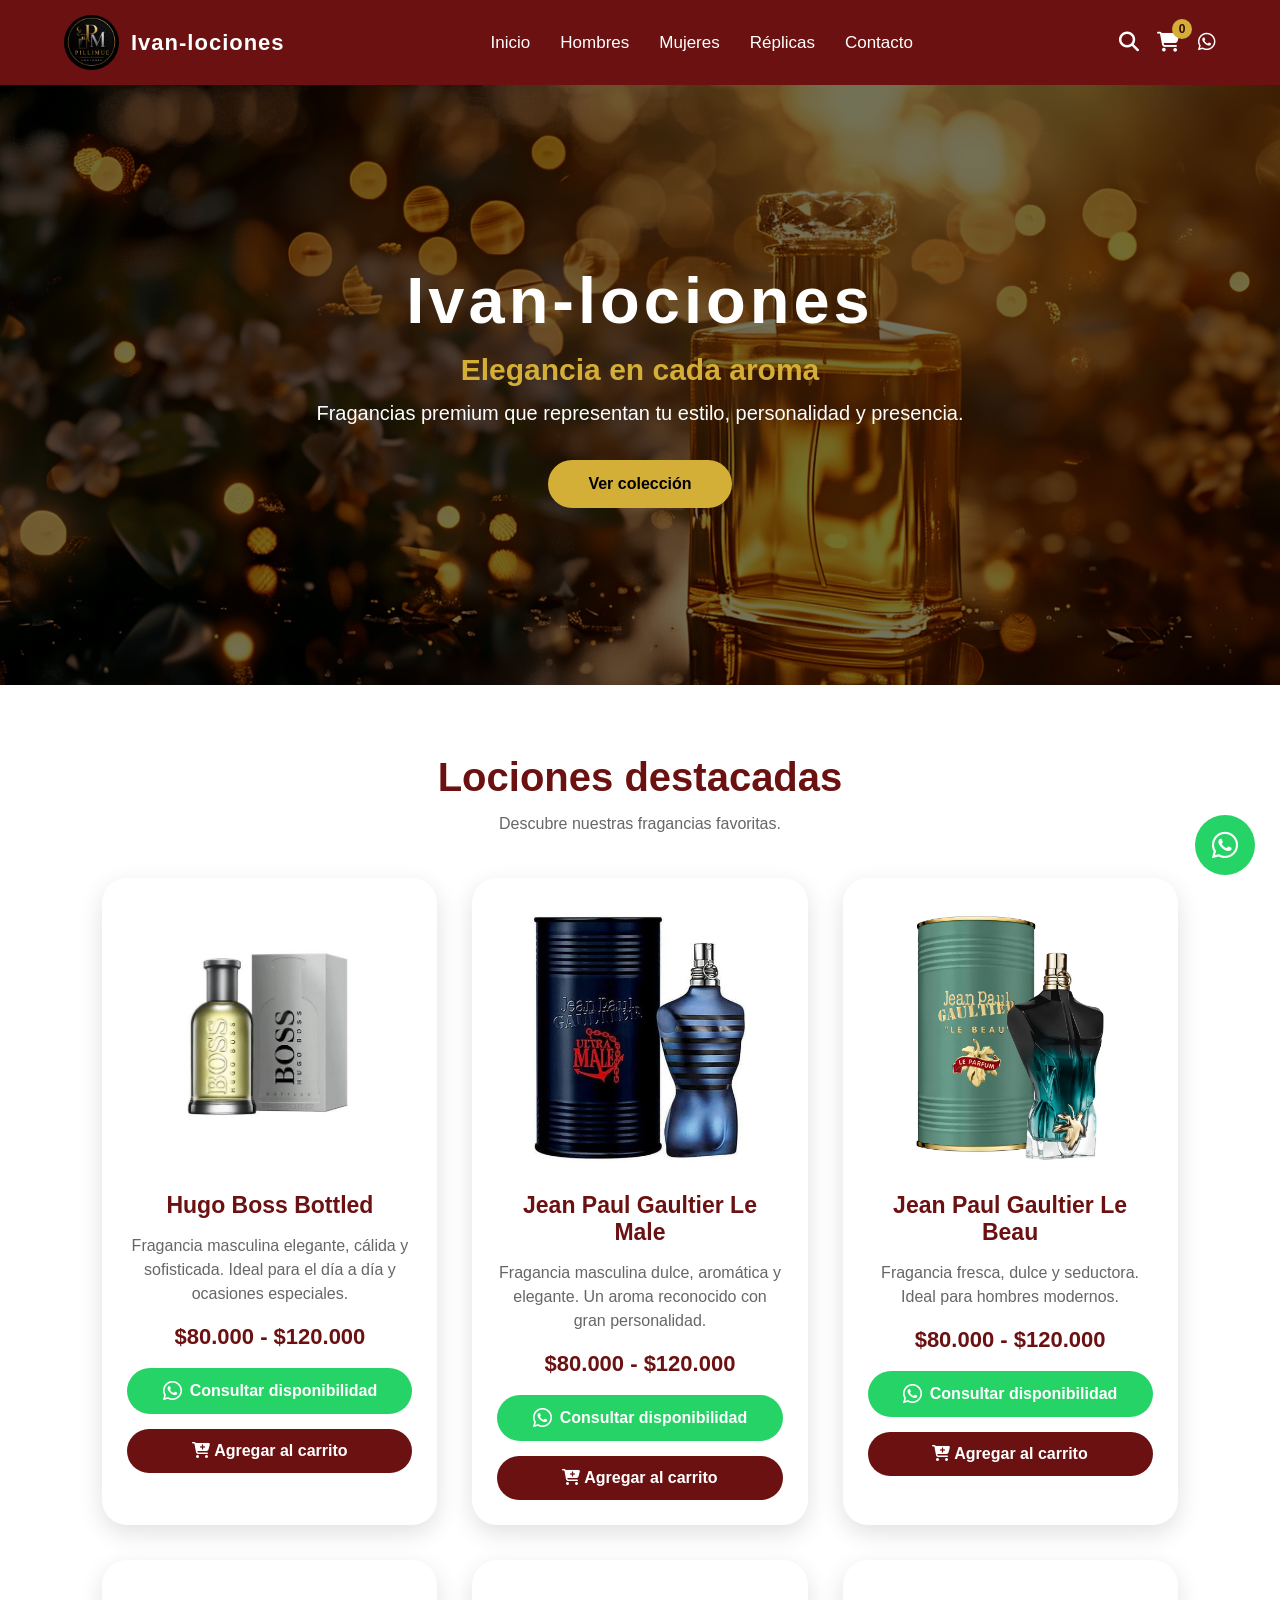
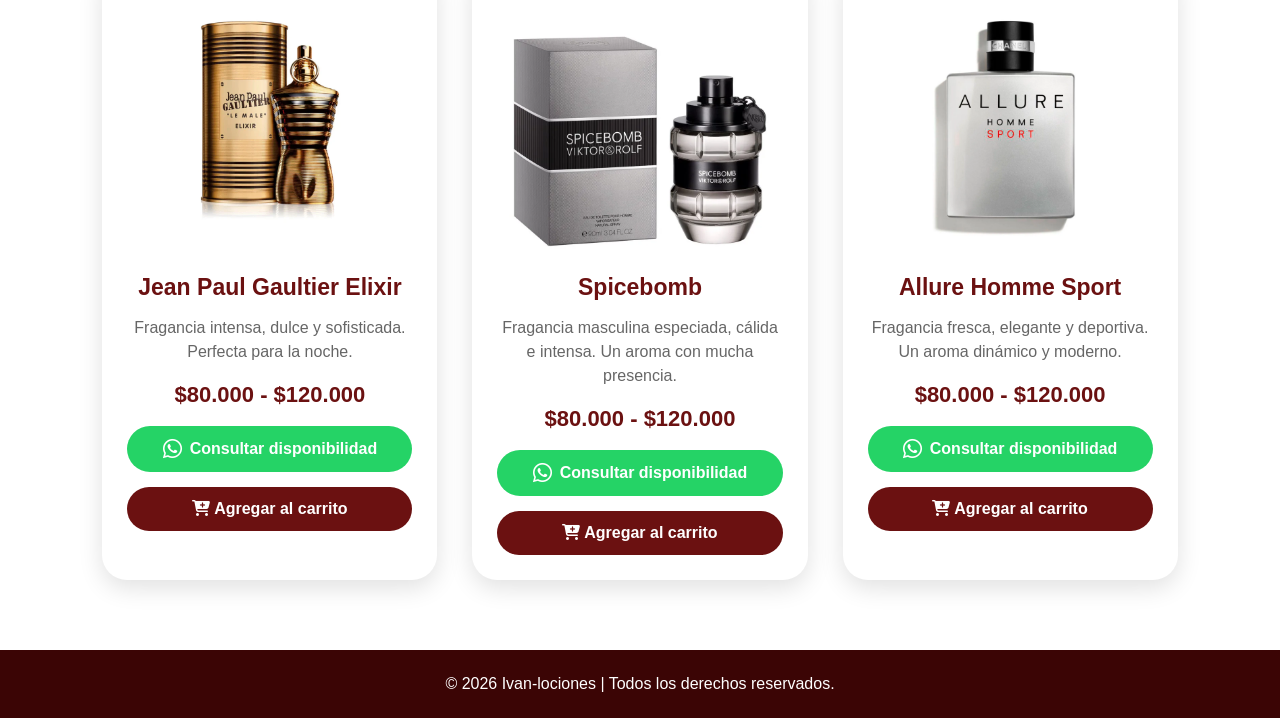
<file: index.html>
<!DOCTYPE html>
<html lang="es">

<head>

<meta charset="UTF-8">
<meta name="viewport" content="width=device-width, initial-scale=1.0">

<meta name="description" content="Ivan-lociones: perfumería premium en Neiva, Huila. Fragancias para hombre y mujer, réplicas de alta calidad y atención personalizada por WhatsApp.">


<title>Ivan-lociones | Perfumería Premium</title>

<link rel="icon" type="image/png" href="img/icono-pillimue.png">


<link rel="stylesheet" href="css/style.css">

<link rel="stylesheet"
href="https://cdnjs.cloudflare.com/ajax/libs/font-awesome/6.7.2/css/all.min.css">

</head>


<body>


<header>

<nav class="navbar">


<!-- LOGO -->

<a href="index.html" class="logo">

<img loading="lazy" src="img/icono-pillimue.png" alt="Ivan-lociones">

<h2>Ivan-lociones</h2>

</a>



<!-- MENU -->

<ul class="menu" id="menu">

<li>
<a href="index.html">Inicio</a>
</li>


<li>
<a href="hombres.html">Hombres</a>
</li>


<li>
<a href="mujeres.html">Mujeres</a>
</li>


<li>
<a href="replicas.html">Réplicas</a>
</li>


<li>
<a href="contacto.html">Contacto</a>
</li>


</ul>



<!-- ICONOS -->

<div class="iconos">


<a href="buscar.html">

<i class="fa-solid fa-magnifying-glass"></i>

</a>



<a href="carrito.html" class="carrito-icono">

<i class="fa-solid fa-cart-shopping"></i>

<span id="contador-carrito">
0
</span>

</a>



<a href="https://wa.me/573143468300?text=Hola,%20quiero%20información%20sobre%20Ivan-lociones"
target="_blank">

<i class="fa-brands fa-whatsapp"></i>

</a>



<i class="fa-solid fa-bars menu-movil" id="menu-btn"></i>


</div>


</nav>

</header>




<!-- HERO -->

<section class="hero">


<div class="hero-contenido">


<h1>
Ivan-lociones
</h1>


<h2>
Elegancia en cada aroma
</h2>


<p>
Fragancias premium que representan tu estilo,
personalidad y presencia.
</p>



<a href="#productos" class="btn">

Ver colección

</a>


</div>


</section>





<!-- PRODUCTOS -->


<section class="destacados" id="productos">


<h2>
Lociones destacadas
</h2>


<p>
Descubre nuestras fragancias favoritas.
</p>



<div class="contenedor-productos">





<!-- PRODUCTO 1 -->


<article class="producto">


<img loading="lazy" src="img_hombres/Hugo_Boss_bottled.jpg"
alt="Hugo Boss Bottled">



<h3>
Hugo Boss Bottled
</h3>



<p>
Fragancia masculina elegante, cálida y sofisticada.
Ideal para el día a día y ocasiones especiales.
</p>



<span>
$80.000 - $120.000
</span>



<a class="producto-whatsapp"
href="https://wa.me/573143468300?text=Hola,%20estoy%20interesado%20en%20Hugo%20Boss%20Bottled"
target="_blank">


<i class="fa-brands fa-whatsapp"></i>

Consultar disponibilidad


</a>



<button class="btn-carrito"
onclick="agregarCarrito(
'Hugo Boss Bottled',
'img_hombres/Hugo_Boss_bottled.jpg',
120000
)">


<i class="fa-solid fa-cart-plus"></i>

Agregar al carrito


</button>



</article>


<!-- PRODUCTO 2 -->


<article class="producto">


<img loading="lazy" src="img_hombres/Jeanpaulultramalee.webp"
alt="Jean Paul Gaultier Le Male">


<h3>
Jean Paul Gaultier Le Male
</h3>


<p>
Fragancia masculina dulce, aromática y elegante.
Un aroma reconocido con gran personalidad.
</p>


<span>
$80.000 - $120.000
</span>



<a class="producto-whatsapp"
href="https://wa.me/573143468300?text=Hola,%20estoy%20interesado%20en%20Jean%20Paul%20Gaultier%20Le%20Male"
target="_blank">

<i class="fa-brands fa-whatsapp"></i>

Consultar disponibilidad

</a>



<button class="btn-carrito"
onclick="agregarCarrito(
'Jean Paul Gaultier Le Male',
'img_hombres/Jeanpaulultramalee.webp',
120000
)">

<i class="fa-solid fa-cart-plus"></i>

Agregar al carrito

</button>


</article>






<!-- PRODUCTO 3 -->


<article class="producto">


<img loading="lazy" src="img_hombres/JEANPAULBEAU .webp"
alt="Jean Paul Gaultier Le Beau">


<h3>
Jean Paul Gaultier Le Beau
</h3>


<p>
Fragancia fresca, dulce y seductora.
Ideal para hombres modernos.
</p>


<span>
$80.000 - $120.000
</span>



<a class="producto-whatsapp"
href="https://wa.me/573143468300?text=Hola,%20estoy%20interesado%20en%20Jean%20Paul%20Gaultier%20Le%20Beau"
target="_blank">

<i class="fa-brands fa-whatsapp"></i>

Consultar disponibilidad

</a>



<button class="btn-carrito"
onclick="agregarCarrito(
'Jean Paul Gaultier Le Beau',
'img_hombres/JEANPAULBEAU .webp',
120000
)">

<i class="fa-solid fa-cart-plus"></i>

Agregar al carrito

</button>


</article>






<!-- PRODUCTO 4 -->


<article class="producto">


<img loading="lazy" src="img_hombres/jeanpaulgaultierelixir.webp"
alt="Jean Paul Gaultier Elixir">


<h3>
Jean Paul Gaultier Elixir
</h3>


<p>
Fragancia intensa, dulce y sofisticada.
Perfecta para la noche.
</p>


<span>
$80.000 - $120.000
</span>



<a class="producto-whatsapp"
href="https://wa.me/573143468300?text=Hola,%20estoy%20interesado%20en%20Jean%20Paul%20Gaultier%20Elixir"
target="_blank">


<i class="fa-brands fa-whatsapp"></i>

Consultar disponibilidad

</a>



<button class="btn-carrito"
onclick="agregarCarrito(
'Jean Paul Gaultier Elixir',
'img_hombres/jeanpaulgaultierelixir.webp',
120000
)">

<i class="fa-solid fa-cart-plus"></i>

Agregar al carrito

</button>


</article>







<!-- PRODUCTO 5 -->


<article class="producto">


<img loading="lazy" src="img_hombres/Spicebomb.webp"
alt="Spicebomb">


<h3>
Spicebomb
</h3>


<p>
Fragancia masculina especiada, cálida e intensa.
Un aroma con mucha presencia.
</p>


<span>
$80.000 - $120.000
</span>




<a class="producto-whatsapp"
href="https://wa.me/573143468300?text=Hola,%20estoy%20interesado%20en%20Spicebomb"
target="_blank">


<i class="fa-brands fa-whatsapp"></i>

Consultar disponibilidad


</a>



<button class="btn-carrito"
onclick="agregarCarrito(
'Spicebomb',
'img_hombres/Spicebomb.webp',
120000
)">


<i class="fa-solid fa-cart-plus"></i>

Agregar al carrito


</button>


</article>






<!-- PRODUCTO 6 -->


<article class="producto">


<img loading="lazy" src="img_hombres/Toilette_allure_home_sport.webp"
alt="Allure Homme Sport">


<h3>
Allure Homme Sport
</h3>


<p>
Fragancia fresca, elegante y deportiva.
Un aroma dinámico y moderno.
</p>


<span>
$80.000 - $120.000
</span>



<a class="producto-whatsapp"
href="https://wa.me/573143468300?text=Hola,%20estoy%20interesado%20en%20Allure%20Homme%20Sport"
target="_blank">


<i class="fa-brands fa-whatsapp"></i>

Consultar disponibilidad


</a>



<button class="btn-carrito"
onclick="agregarCarrito(
'Allure Homme Sport',
'img_hombres/Toilette_allure_home_sport.webp',
120000
)">


<i class="fa-solid fa-cart-plus"></i>

Agregar al carrito


</button>


</article>

</div>

</section>


<!-- WHATSAPP FLOTANTE -->

<a class="whatsapp-flotante"
href="https://wa.me/573143468300?text=Hola,%20quiero%20información%20sobre%20Ivan-lociones"
target="_blank">

<i class="fa-brands fa-whatsapp"></i>

</a>


<footer>

<p>
© 2026 Ivan-lociones | Todos los derechos reservados.
</p>

</footer>


<script src="JavaScript/script.js"></script>

</body>

</html>
</file>
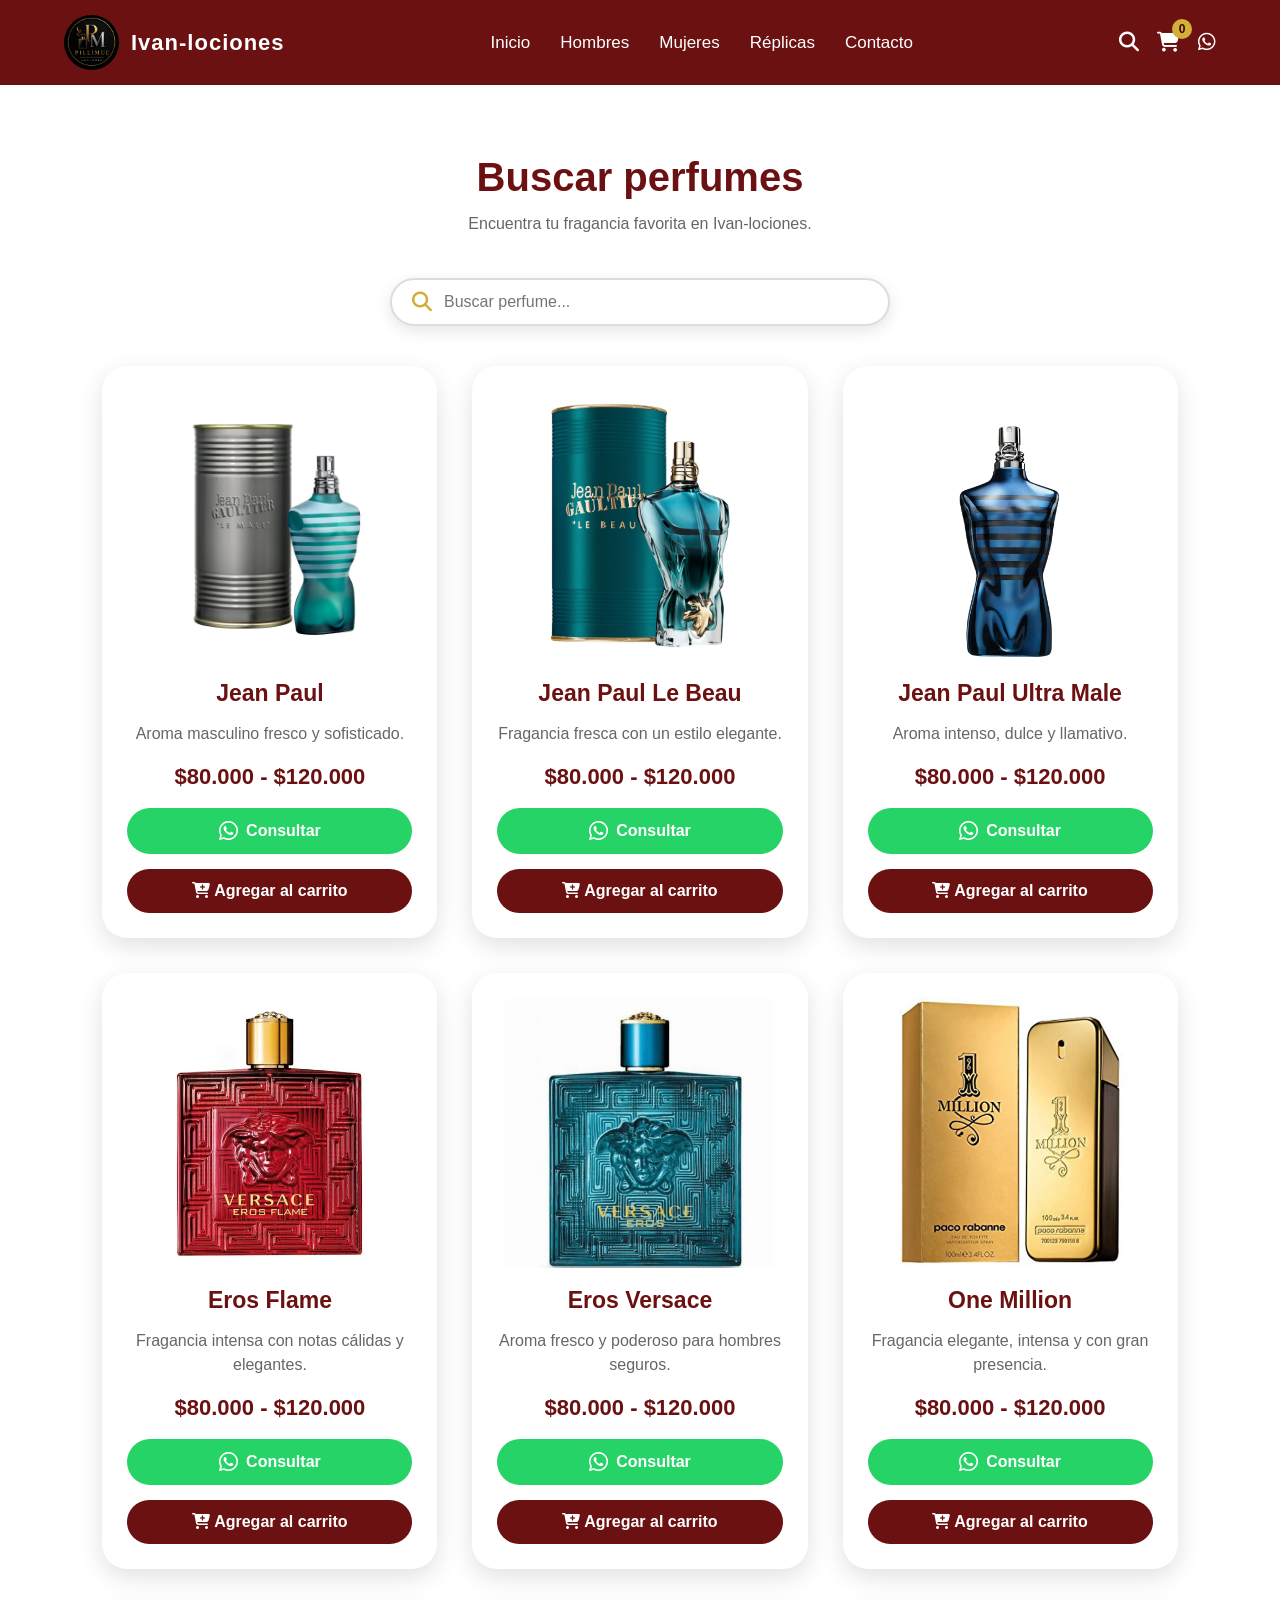
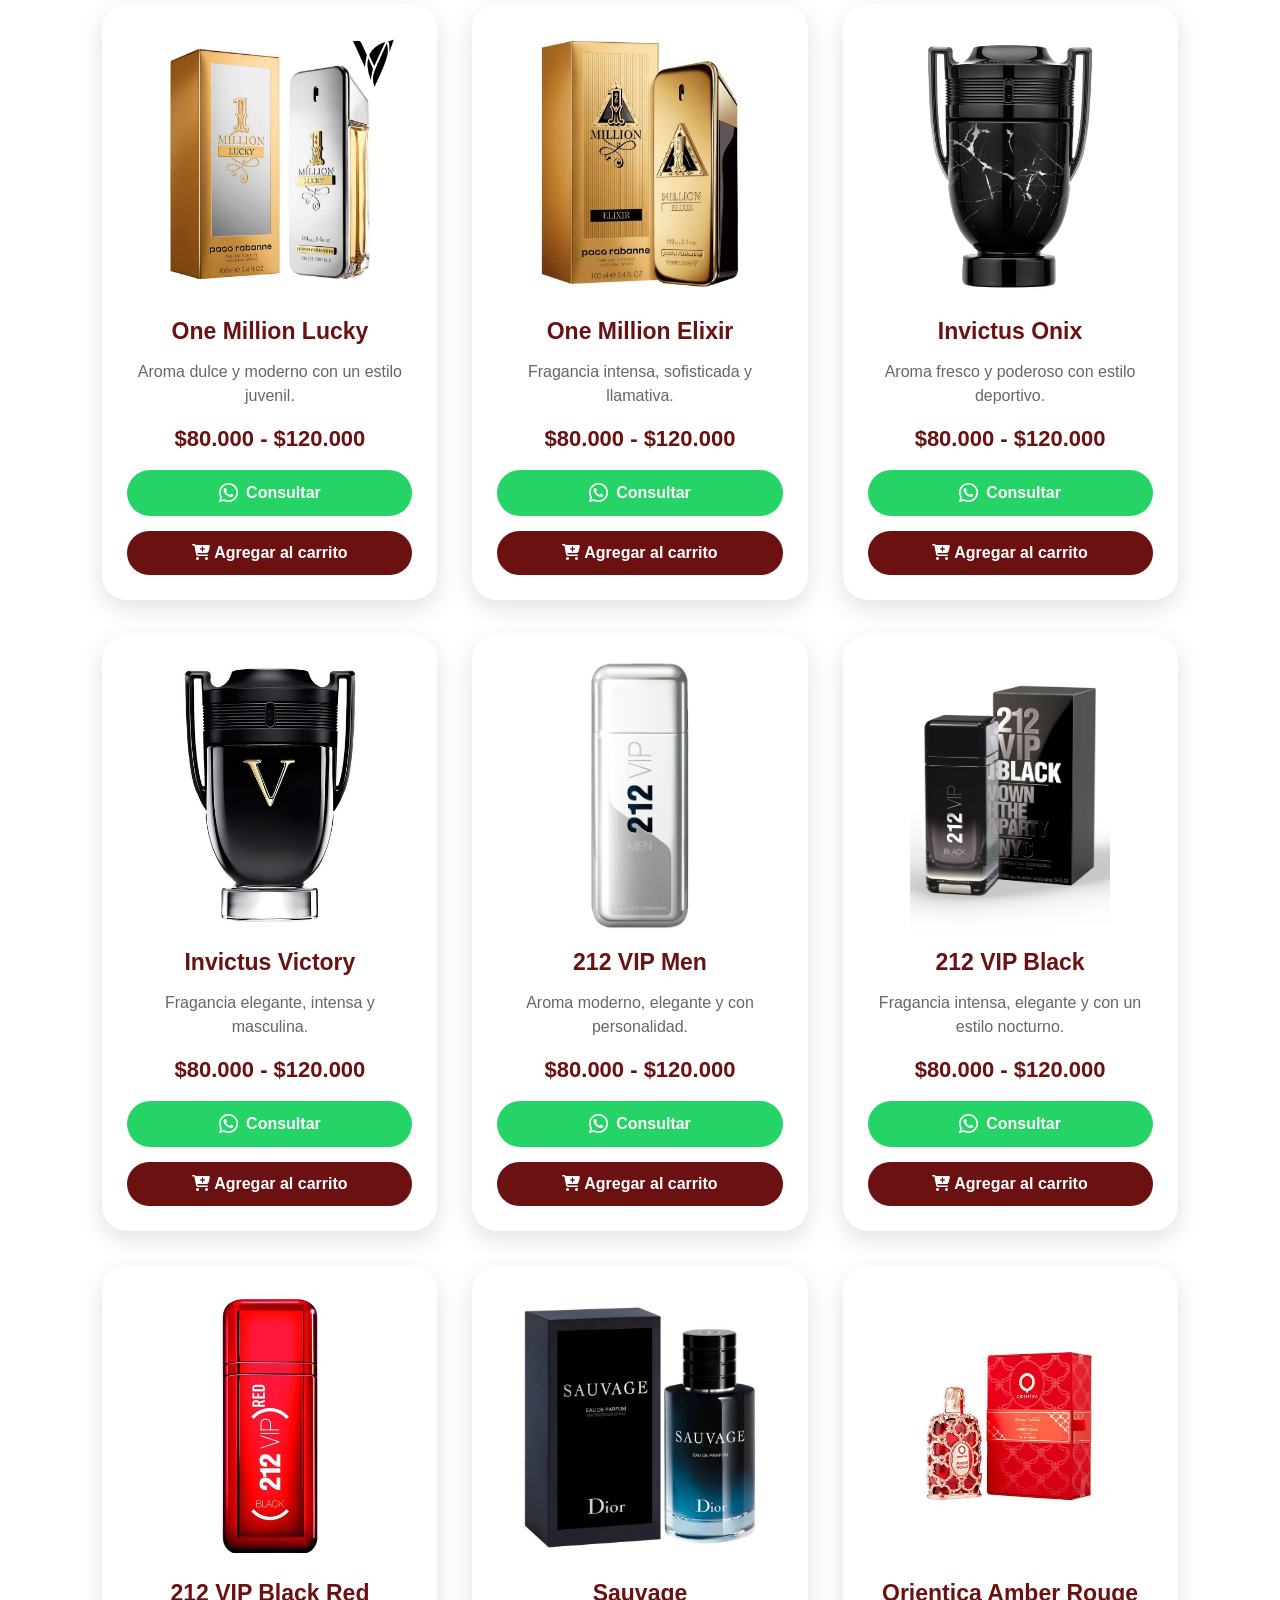
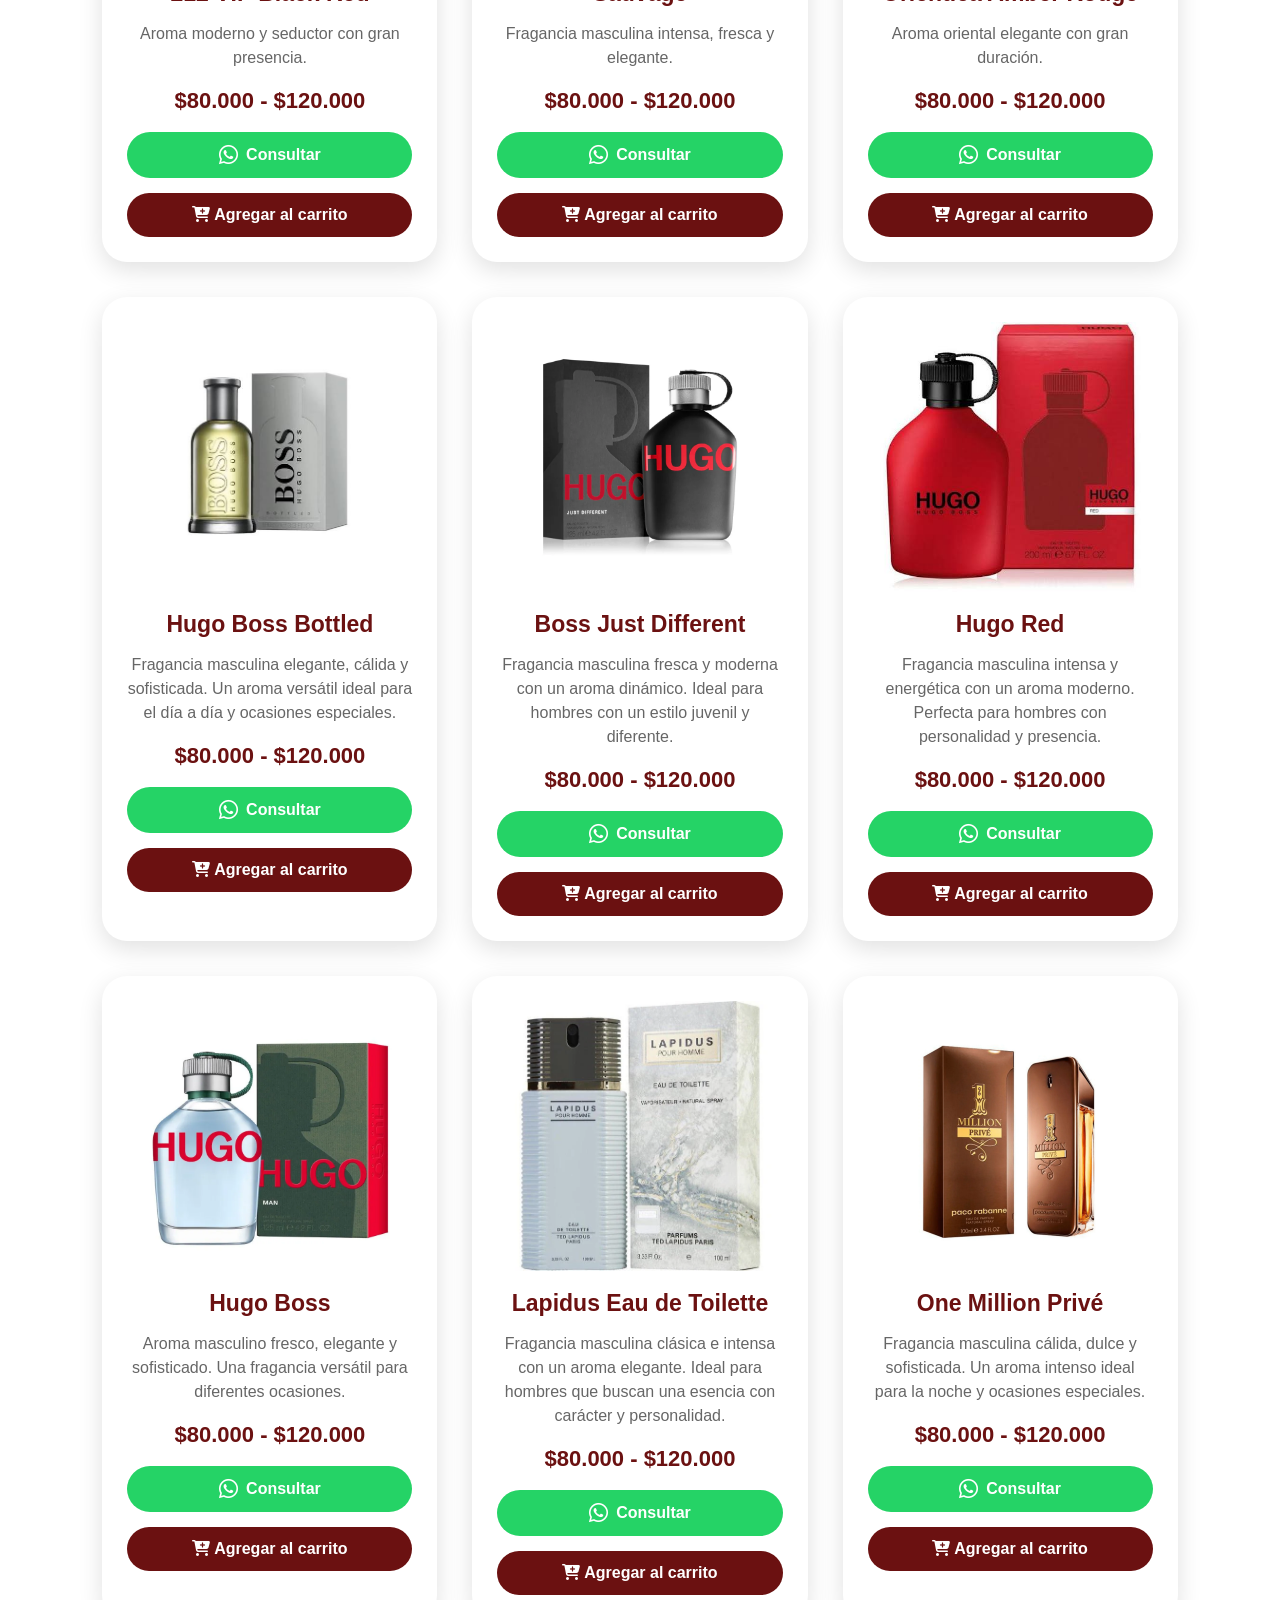
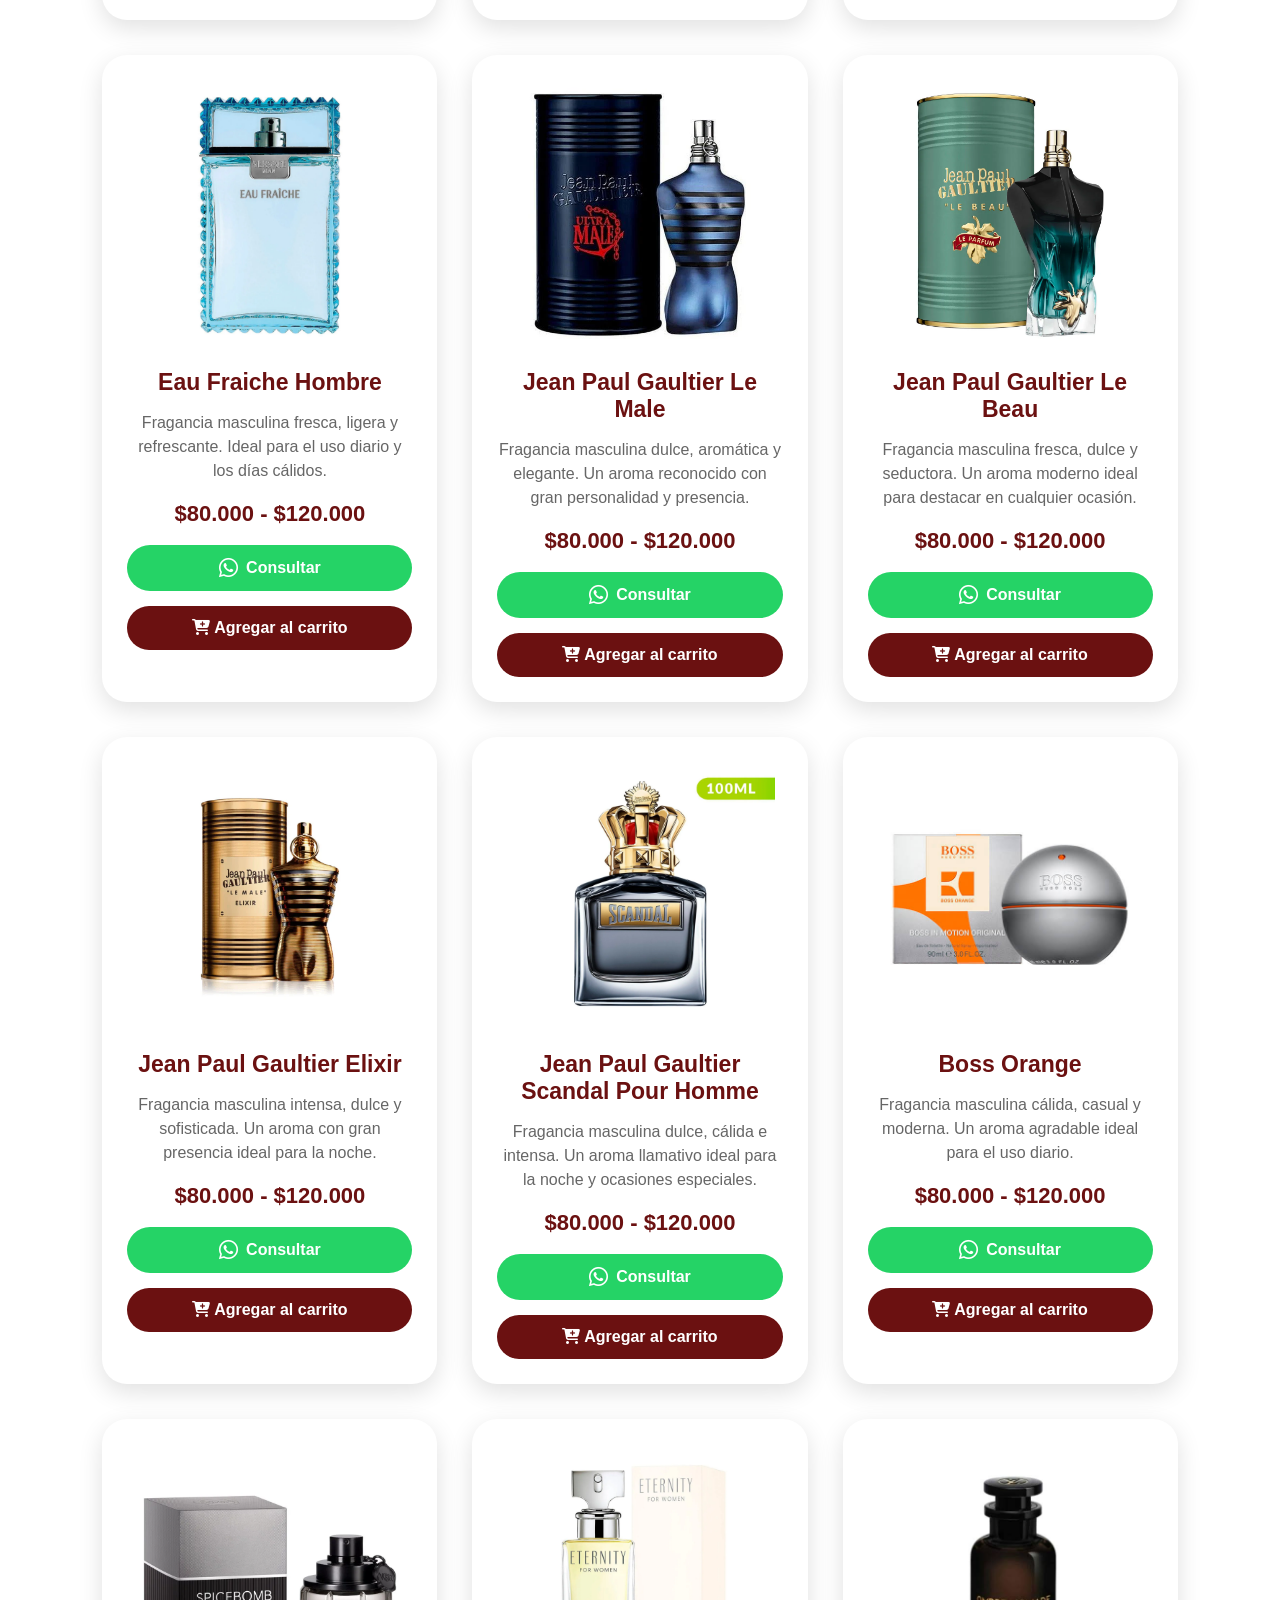
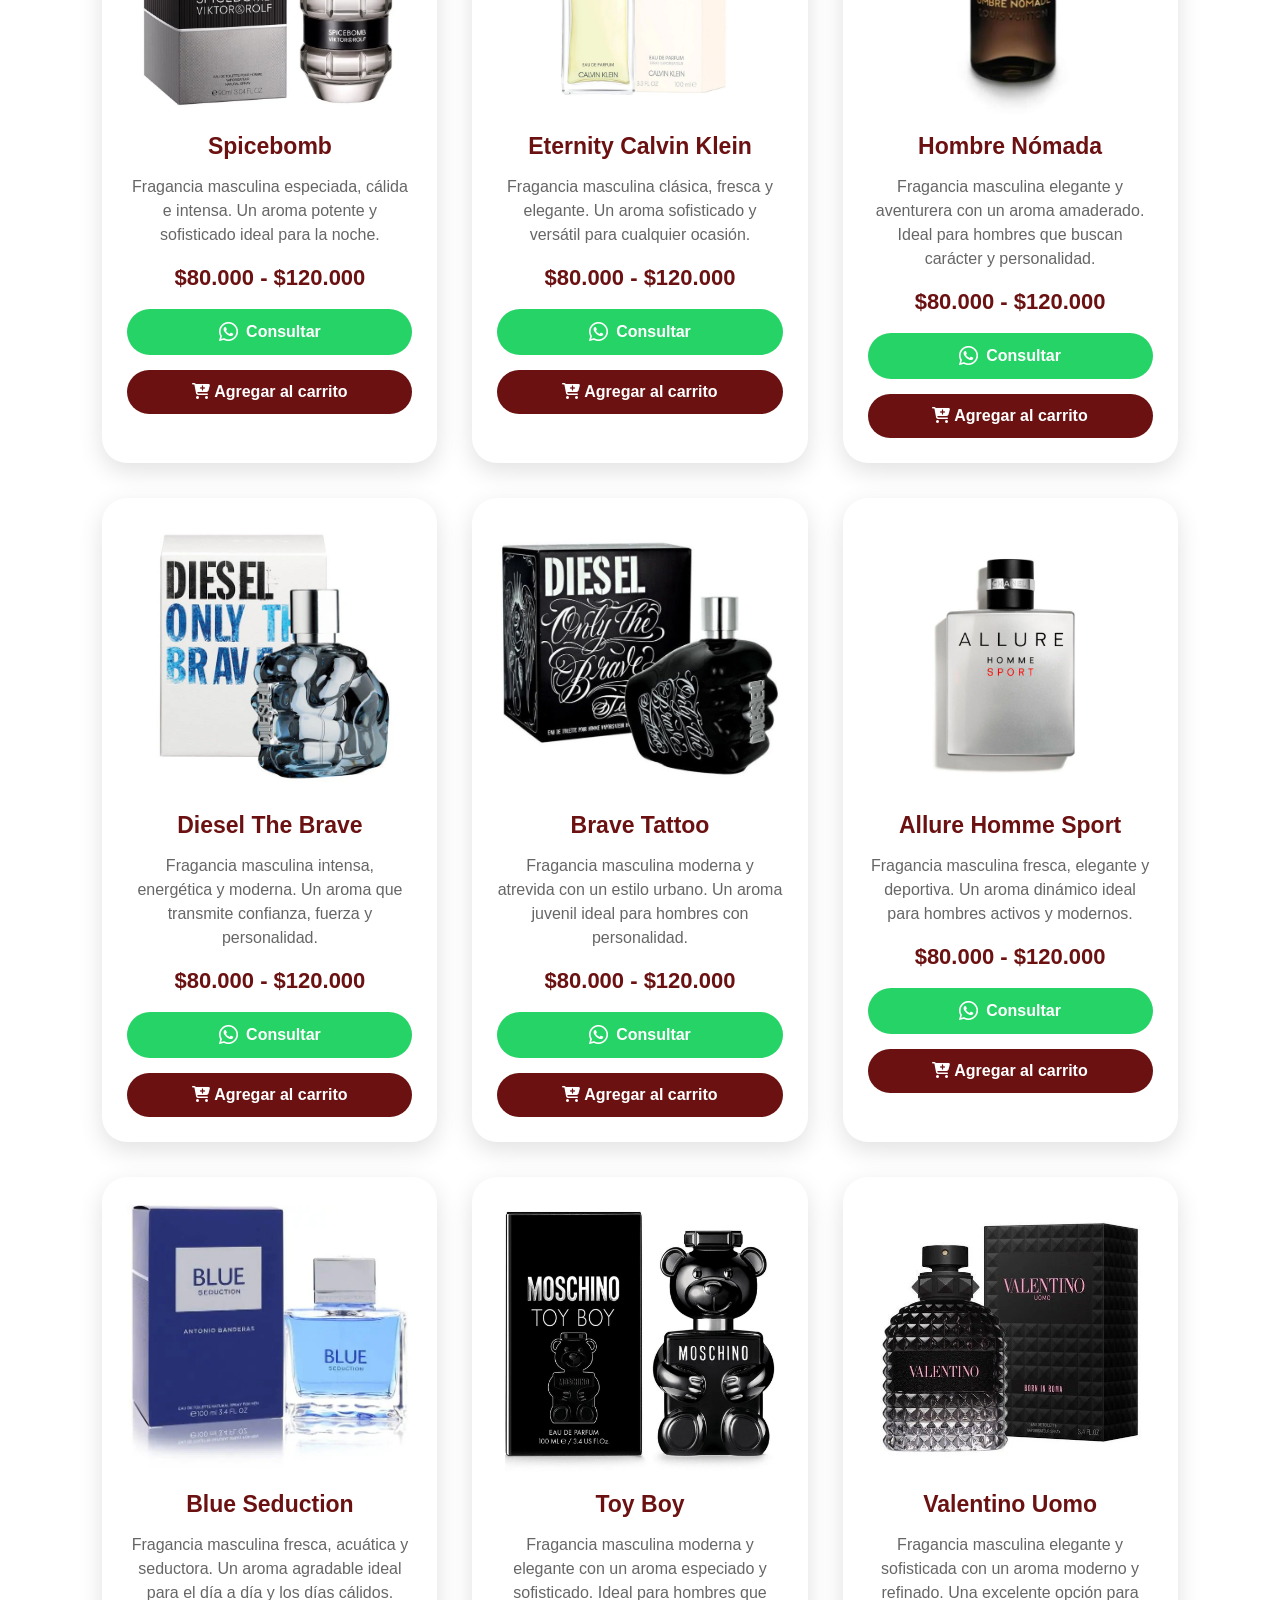
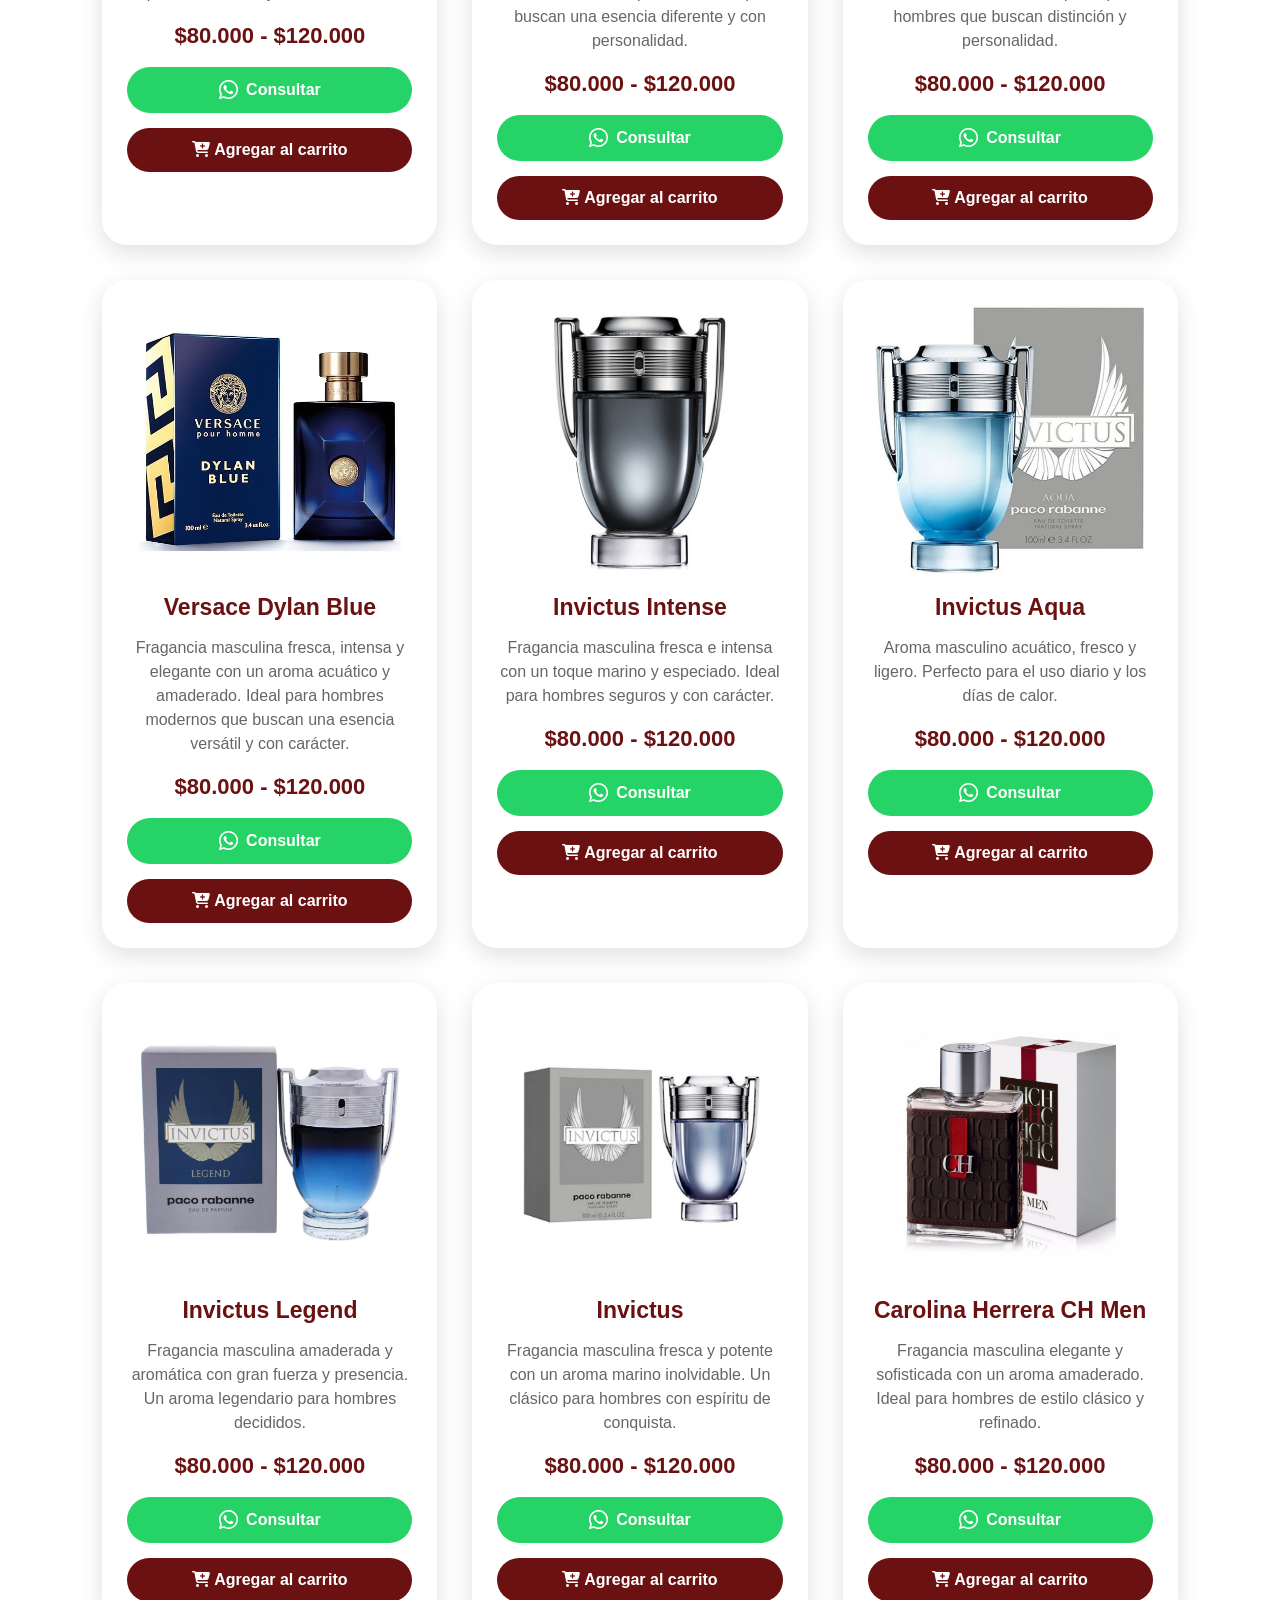
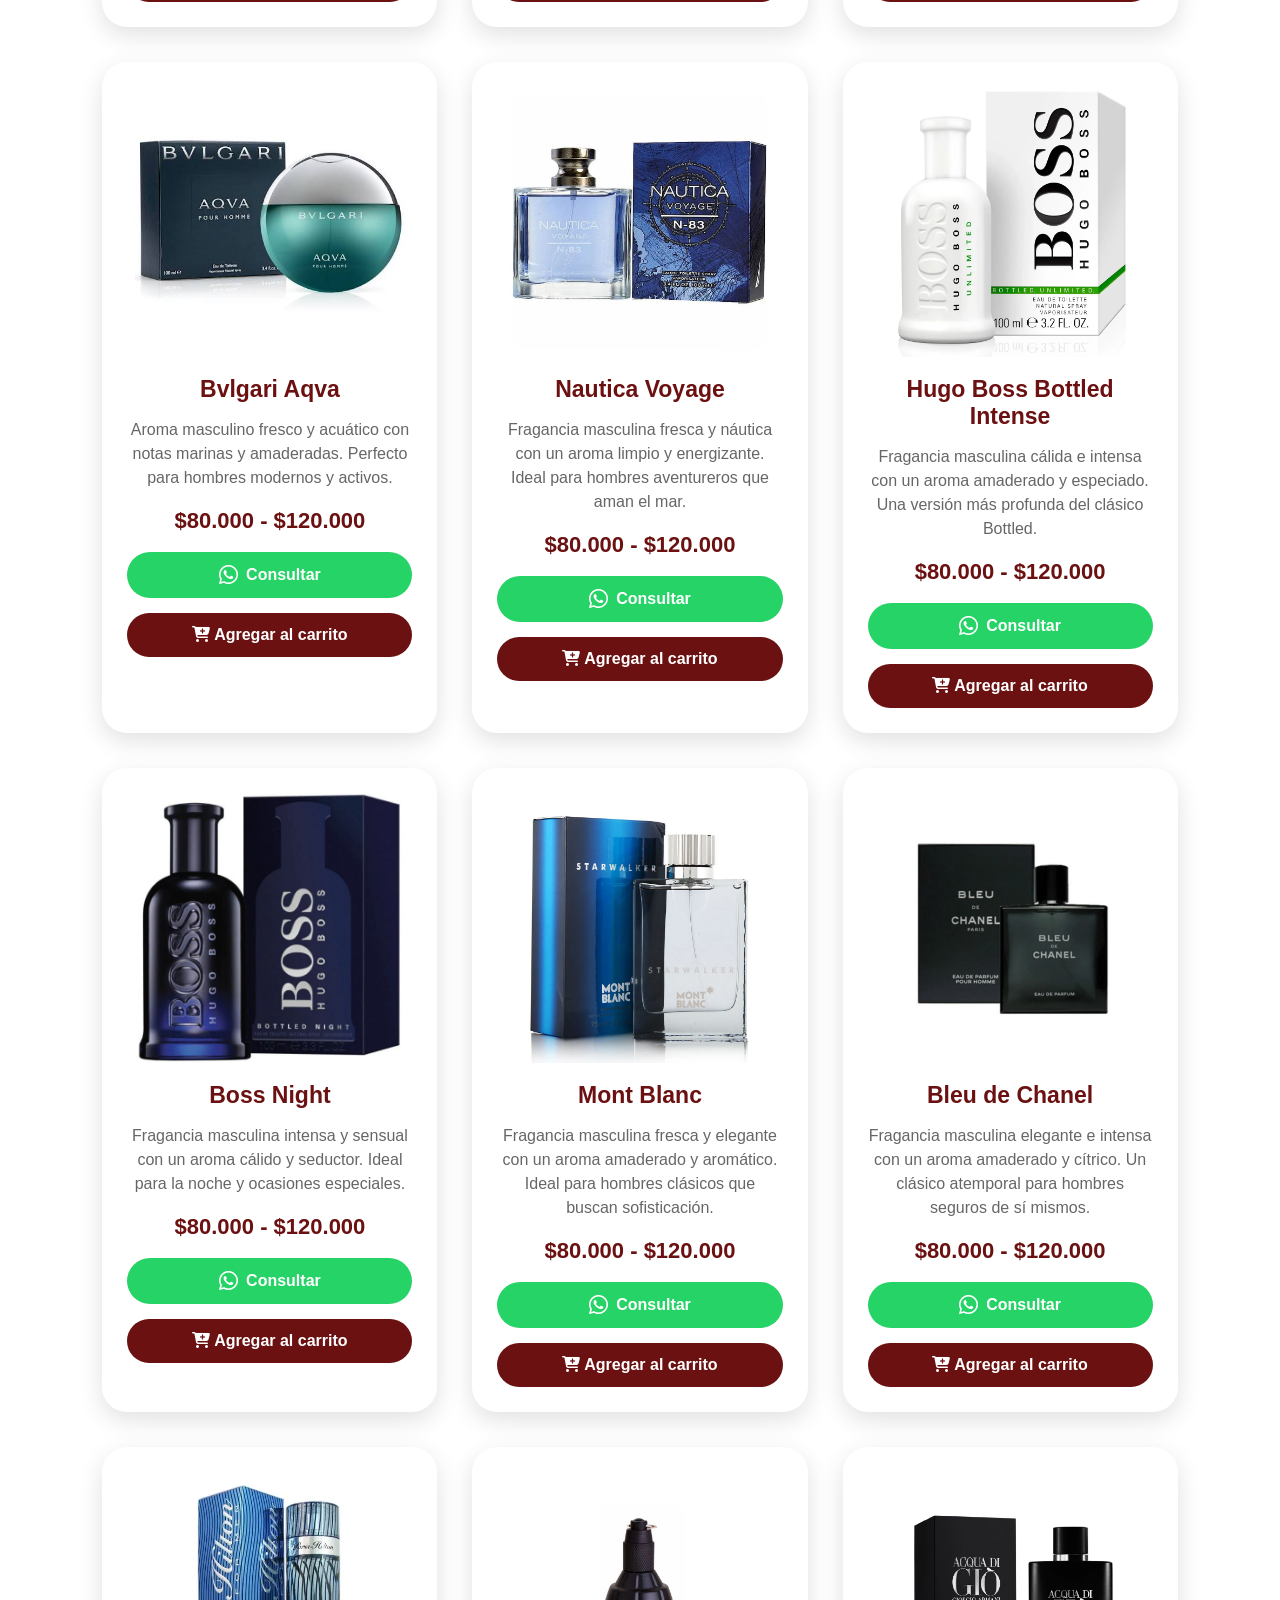
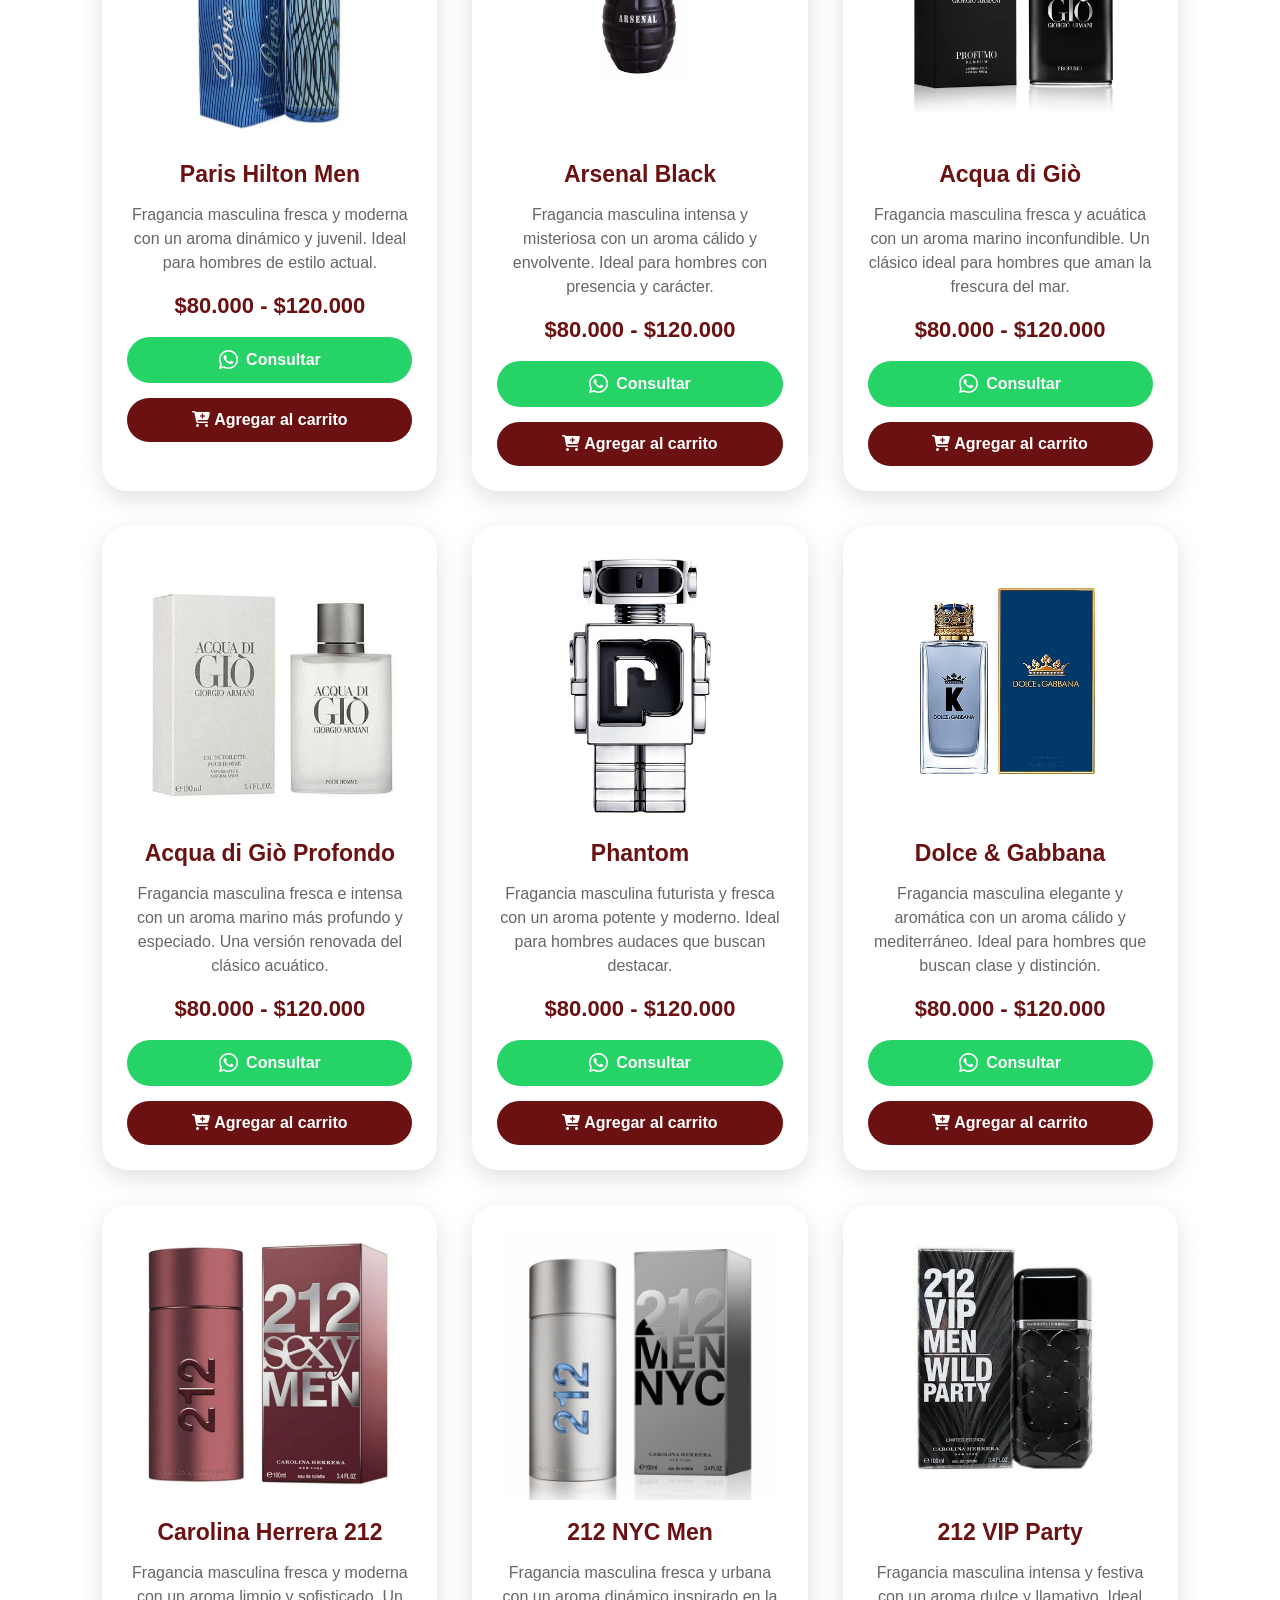
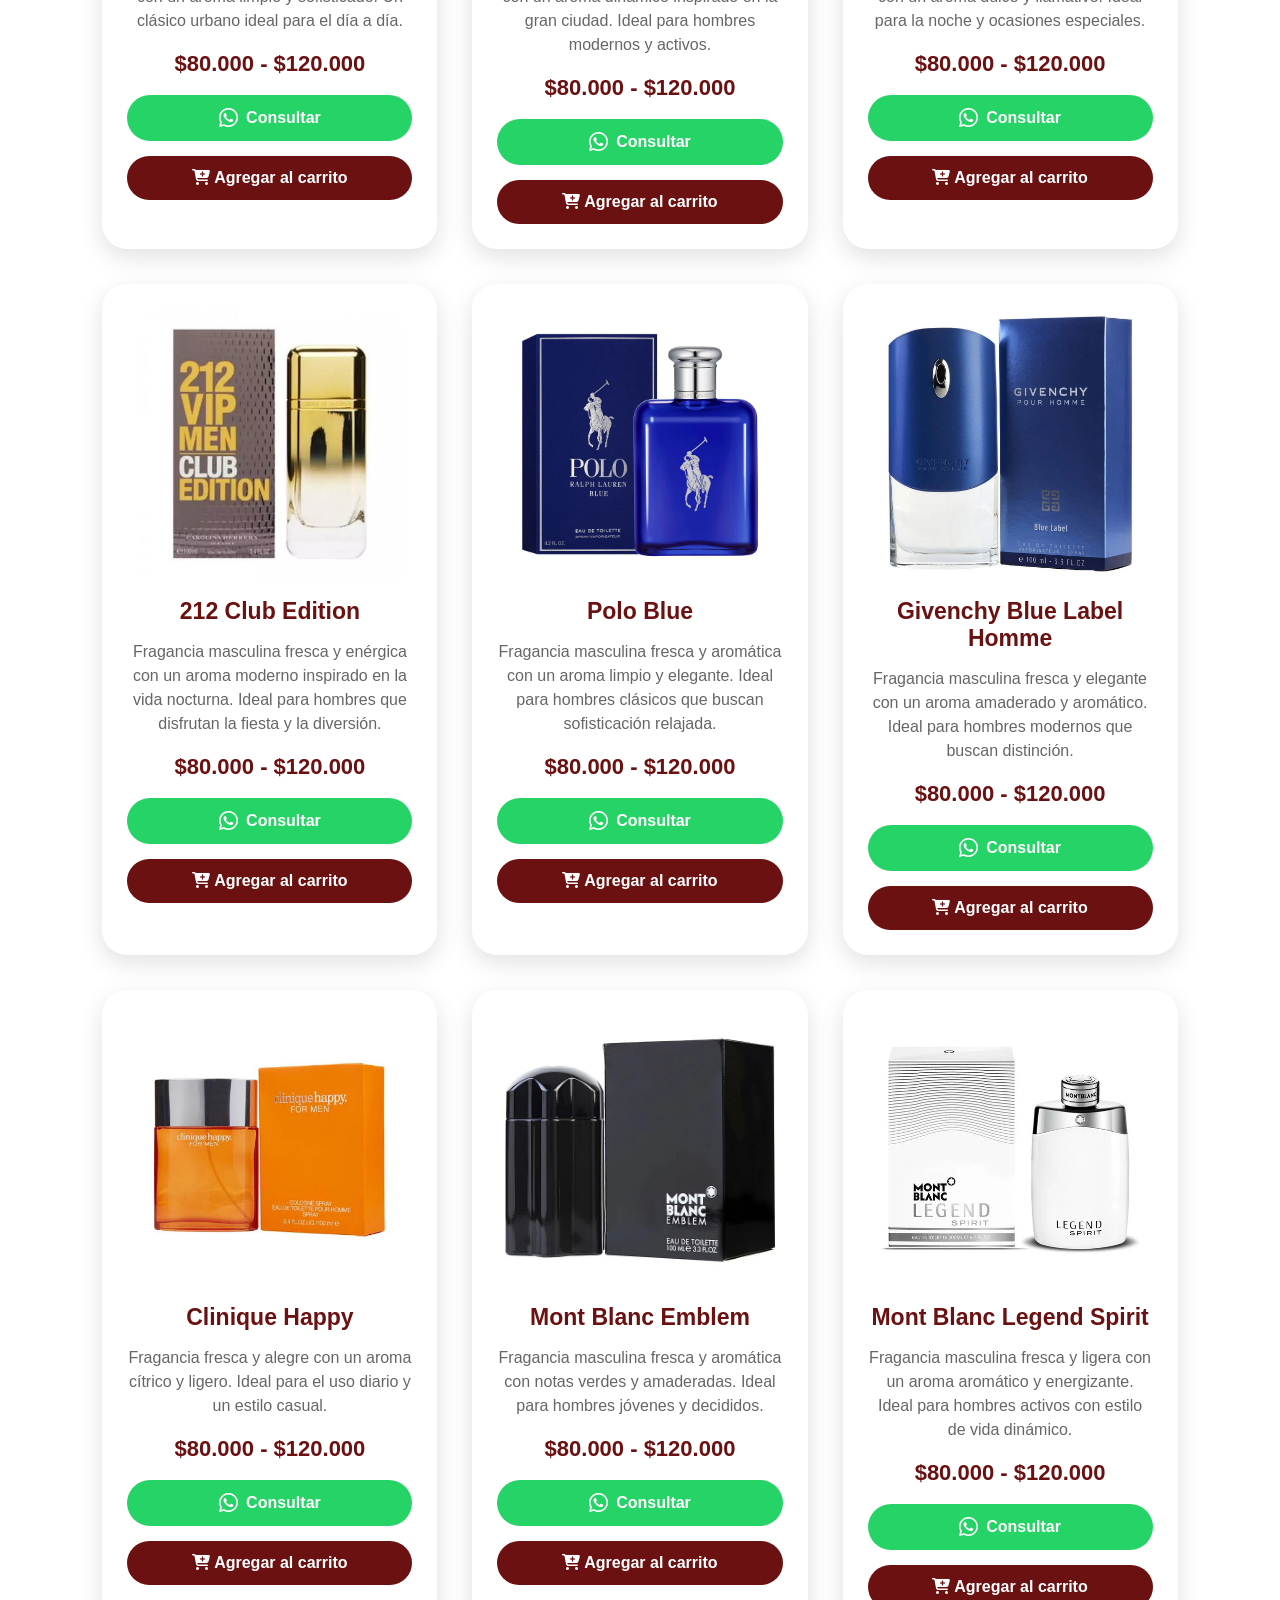
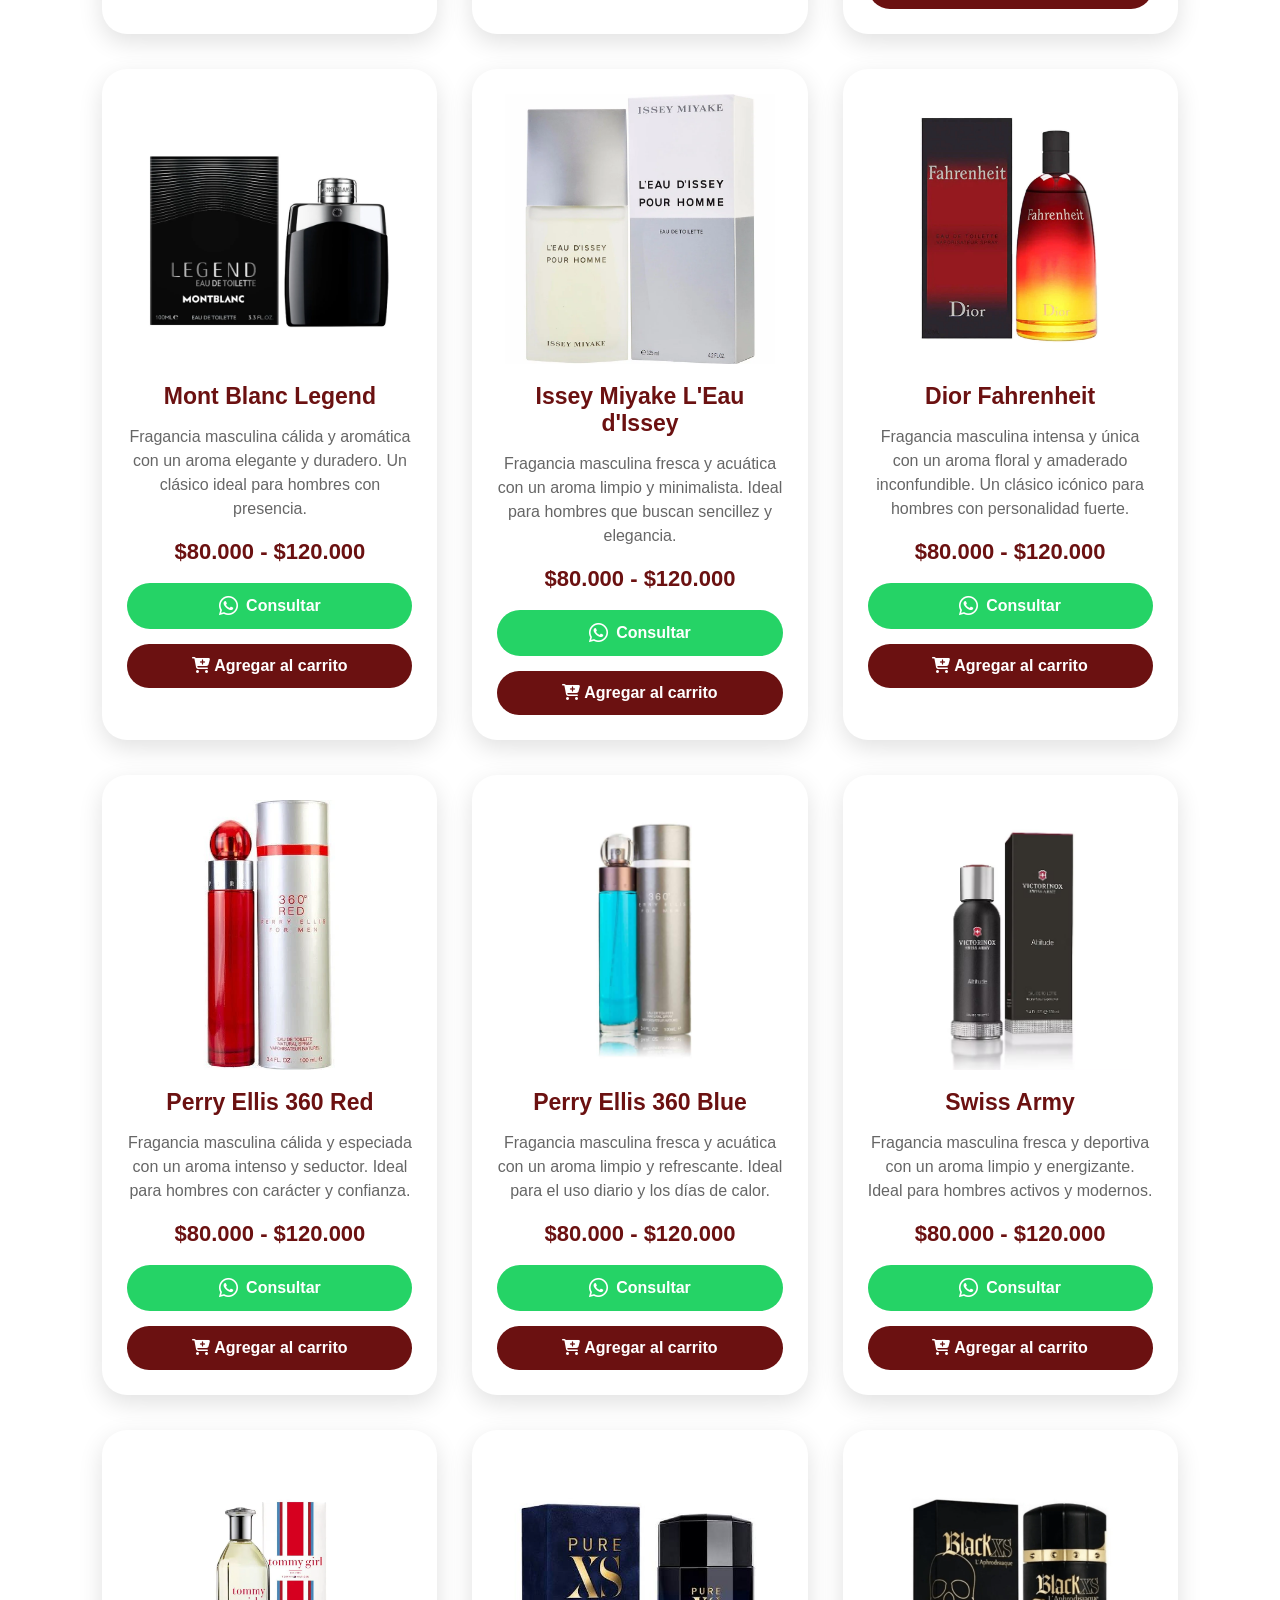
<file: buscar.html>
<!DOCTYPE html>
<html lang="es">

<head>

<meta charset="UTF-8">
<meta name="viewport" content="width=device-width, initial-scale=1.0">

<meta name="description" content="Busca tu fragancia favorita en el catálogo completo de Ivan-lociones.">


<title>Ivan-lociones | Buscar</title>

<link rel="icon" type="image/png" href="img/icono-pillimue.png">


<link rel="stylesheet" href="css/style.css">

<link rel="stylesheet"
href="https://cdnjs.cloudflare.com/ajax/libs/font-awesome/6.7.2/css/all.min.css">

</head>


<body>


<header>

<nav class="navbar">


<a href="index.html" class="logo">

<img src="img/icono-pillimue.png" alt="Ivan-lociones">

<h2>Ivan-lociones</h2>

</a>


<ul class="menu" id="menu">

<li><a href="index.html">Inicio</a></li>

<li><a href="hombres.html">Hombres</a></li>

<li><a href="mujeres.html">Mujeres</a></li>

<li><a href="replicas.html">Réplicas</a></li>

<li><a href="contacto.html">Contacto</a></li>

</ul>


<div class="iconos">

<a href="buscar.html">

<i class="fa-solid fa-magnifying-glass"></i>

</a>

<a href="carrito.html" class="carrito-icono">

<i class="fa-solid fa-cart-shopping"></i>

<span id="contador-carrito">
0
</span>

</a>


<a href="https://wa.me/573143468300?text=Hola,%20quiero%20hacer%20un%20pedido%20en%20Ivan-lociones" target="_blank">

<i class="fa-brands fa-whatsapp"></i>

</a>

<i class="fa-solid fa-bars menu-movil" id="menu-btn"></i>

</div>


</nav>

</header>





<section class="destacados">


<h2>Buscar perfumes</h2>


<p>
Encuentra tu fragancia favorita en Ivan-lociones.
</p>



<div class="barra-busqueda">

<i class="fa-solid fa-magnifying-glass"></i>

<label for="buscador" class="sr-only">Buscar perfume</label>

<input 
type="text"
id="buscador"
placeholder="Buscar perfume..."
>

</div>



<div class="contenedor-productos" id="resultado">

</div>


</section>

<footer>

<p>
© 2026 Ivan-lociones | Todos los derechos reservados.
</p>

</footer>



<script src="JavaScript/script.js"></script>

<script src="JavaScript/productos.js"></script>


<script>

const buscador = document.getElementById("buscador");

const resultado = document.getElementById("resultado");



productos.forEach(producto => {


resultado.innerHTML += `

<article class="producto">


<img src="${producto.imagen}" alt="${producto.nombre}" loading="lazy">


<h3>${producto.nombre}</h3>


<p>
${producto.descripcion}
</p>


<span>
${producto.precio}
</span>



<a class="producto-whatsapp"
href="https://wa.me/573143468300?text=Hola,%20estoy%20interesado%20en%20${producto.nombre}%20de%20Ivan-lociones"
target="_blank">

<i class="fa-brands fa-whatsapp"></i>

Consultar

</a>


<button class="btn-carrito"
onclick="agregarCarrito('${producto.nombre}', '${producto.imagen}', 120000)">

<i class="fa-solid fa-cart-plus"></i>

Agregar al carrito

</button>


</article>

`;

});




const productosHTML = document.querySelectorAll(".producto");



buscador.addEventListener("keyup",()=>{


let texto = buscador.value.toLowerCase();



productosHTML.forEach(producto=>{


let nombre = producto.querySelector("h3").innerText.toLowerCase();



if(nombre.includes(texto)){


producto.style.display="block";


}else{


producto.style.display="none";


}


});


});


</script>


</body>

</html>
</file>
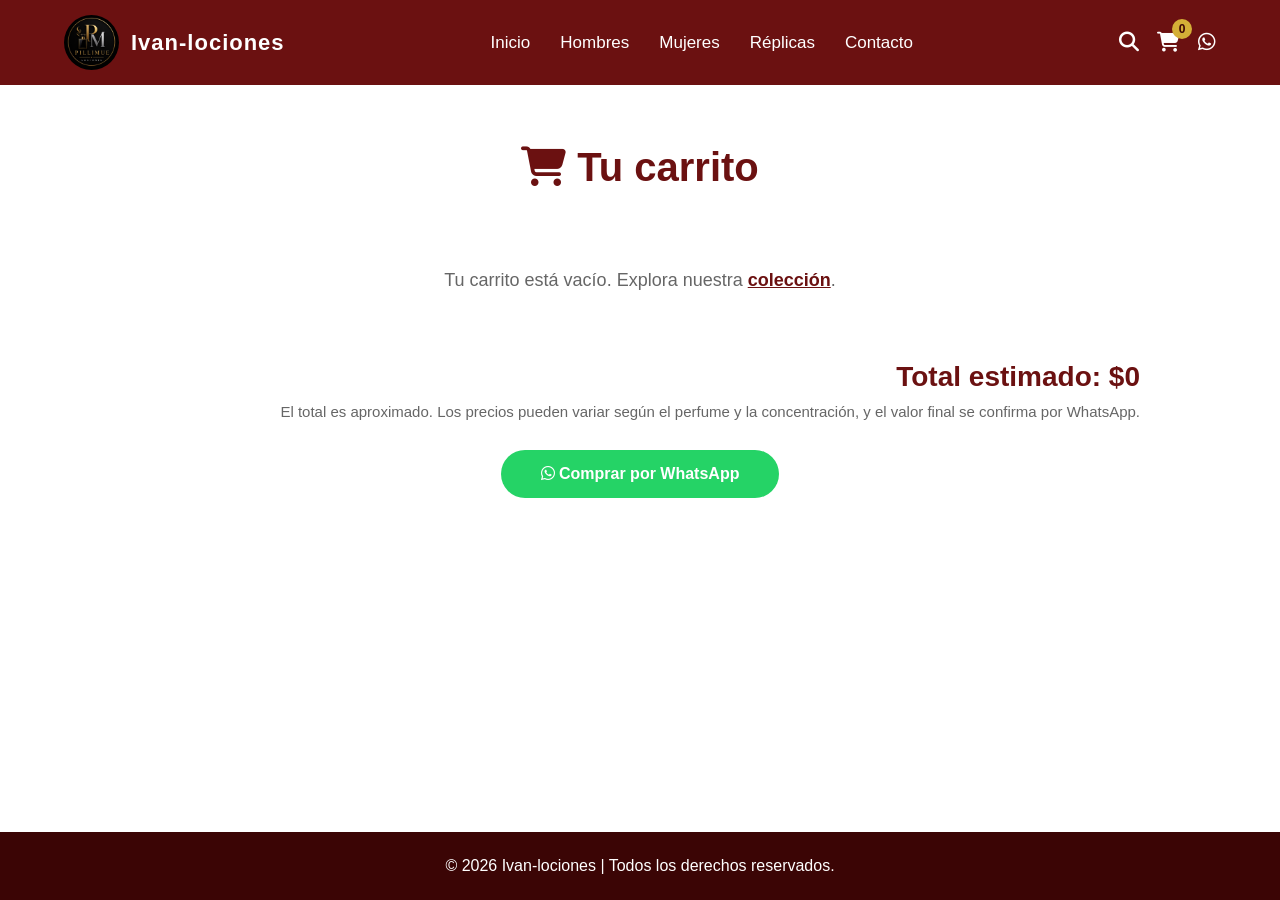
<file: carrito.html>
<!DOCTYPE html>
<html lang="es">

<head>

<meta charset="UTF-8">

<meta name="viewport" content="width=device-width, initial-scale=1.0">

<meta name="description" content="Revisa los productos de tu carrito y realiza tu pedido por WhatsApp en Ivan-lociones.">



<title>Ivan-lociones | Carrito</title>

<link rel="icon" type="image/png" href="img/icono-pillimue.png">



<link rel="stylesheet" href="css/style.css">


<link rel="stylesheet"
href="https://cdnjs.cloudflare.com/ajax/libs/font-awesome/6.7.2/css/all.min.css">


</head>



<body>


<!-- =========================
     NAVBAR
========================= -->


<header>


<nav class="navbar">


<a href="index.html" class="logo">


<img src="img/icono-pillimue.png" alt="Ivan-lociones">


<h2>
Ivan-lociones
</h2>


</a>




<ul class="menu" id="menu">


<li>
<a href="index.html">
Inicio
</a>
</li>


<li>
<a href="hombres.html">
Hombres
</a>
</li>


<li>
<a href="mujeres.html">
Mujeres
</a>
</li>


<li>
<a href="replicas.html">
Réplicas
</a>
</li>


<li>
<a href="contacto.html">
Contacto
</a>
</li>


</ul>





<div class="iconos">



<a href="buscar.html">

<i class="fa-solid fa-magnifying-glass"></i>

</a>



<a href="carrito.html" class="carrito-icono">


<i class="fa-solid fa-cart-shopping"></i>


<span id="contador-carrito">
0
</span>


</a>




<a href="https://wa.me/573143468300?text=Hola,%20quiero%20información%20sobre%20Ivan-lociones"
target="_blank">


<i class="fa-brands fa-whatsapp"></i>


</a>




<i class="fa-solid fa-bars menu-movil" id="menu-btn"></i>



</div>



</nav>


</header>







<!-- =========================
     CARRITO
========================= -->


<section class="carrito-contenedor">



<h1 class="carrito-titulo">

<i class="fa-solid fa-cart-shopping"></i>

Tu carrito

</h1>





<div id="lista-carrito">


<!-- Productos aparecerán aquí -->


</div>





<h2 
class="total-carrito"
id="total-carrito">

Total estimado: $0

</h2>



<p class="nota-total">

El total es aproximado. Los precios pueden variar según el perfume
y la concentración, y el valor final se confirma por WhatsApp.

</p>






<a href="#"
class="btn-comprar"
onclick="comprarWhatsApp()">


<i class="fa-brands fa-whatsapp"></i>


Comprar por WhatsApp


</a>





</section>








<!-- =========================
     FOOTER
========================= -->


<footer>


<p>

© 2026 Ivan-lociones | Todos los derechos reservados.

</p>


</footer>







<script src="JavaScript/script.js"></script>



</body>

</html>
</file>
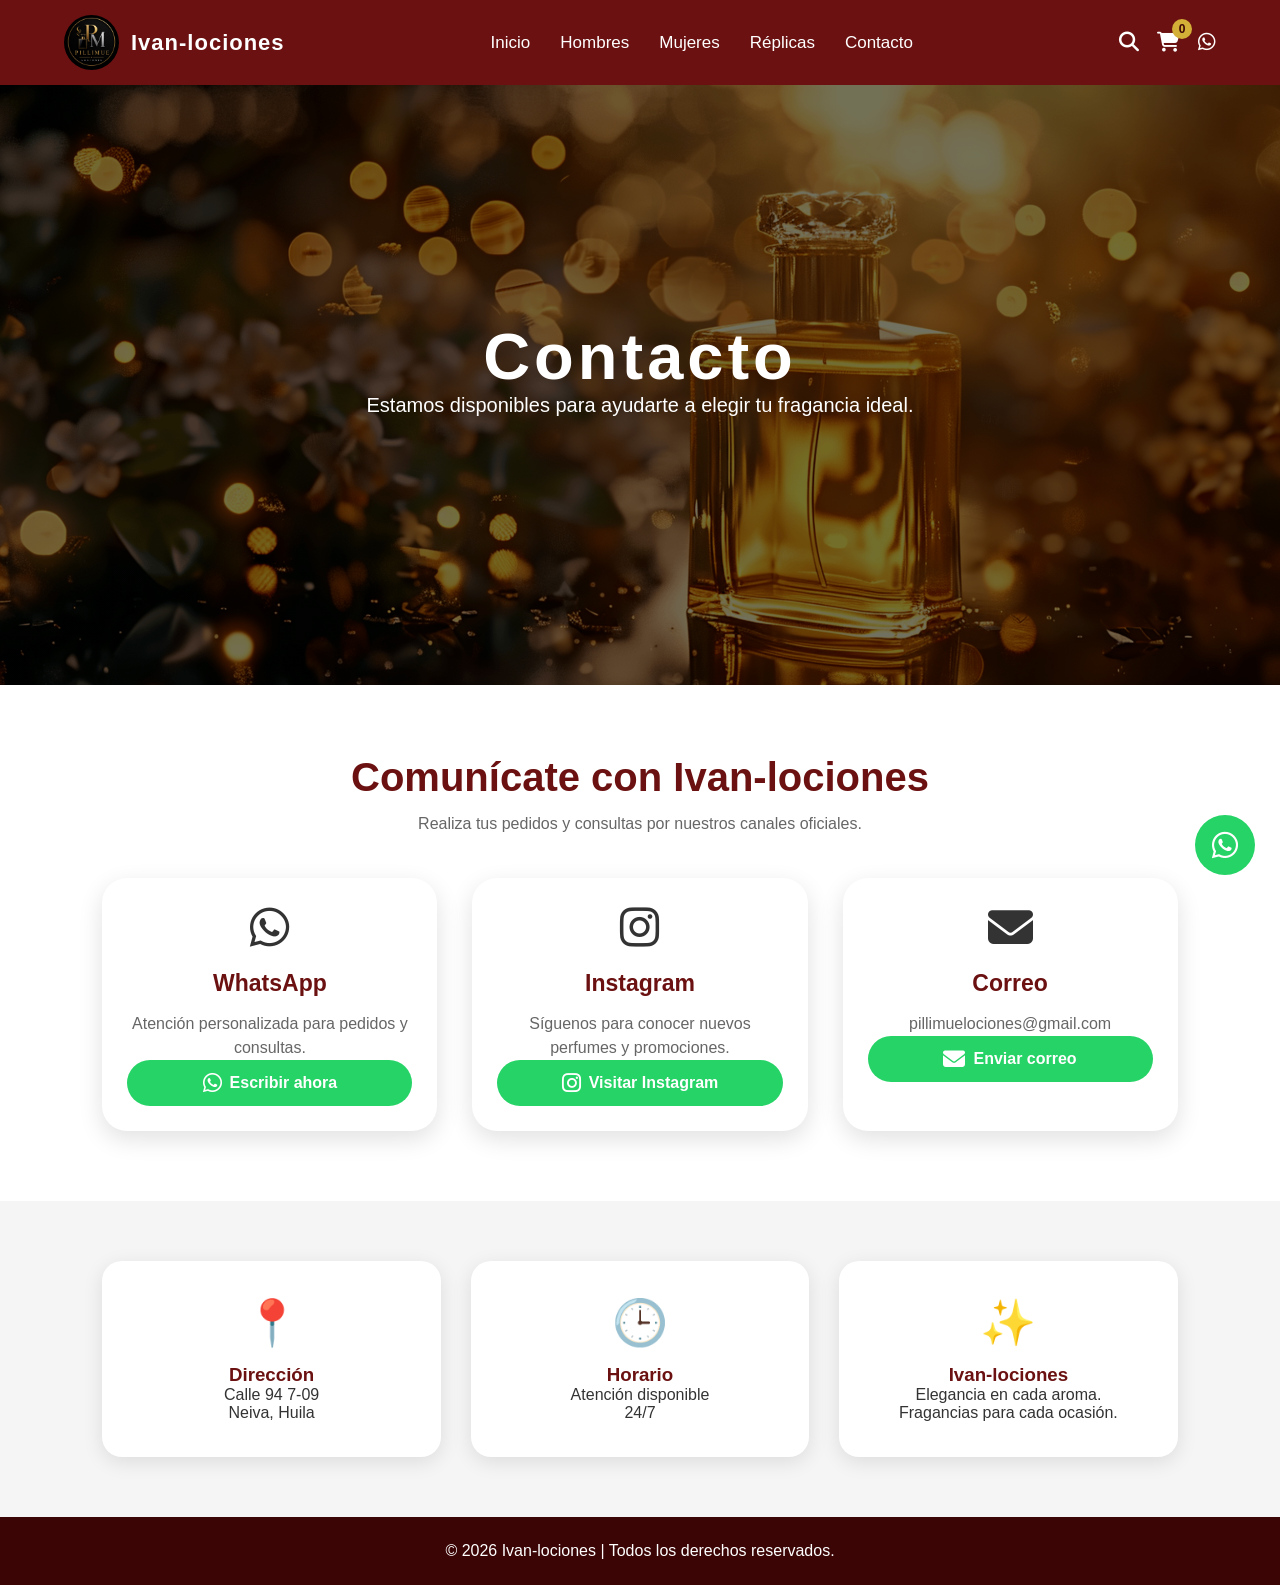
<file: contacto.html>
<!DOCTYPE html>
<html lang="es">

<head>

<meta charset="UTF-8">
<meta name="viewport" content="width=device-width, initial-scale=1.0">

<meta name="description" content="Contáctanos por WhatsApp, Instagram o correo. Ivan-lociones, Calle 94 7-09, Neiva, Huila. Atención disponible 24/7.">


<title>Ivan-lociones | Contacto</title>

<link rel="icon" type="image/png" href="img/icono-pillimue.png">


<link rel="stylesheet" href="css/style.css">


<link rel="stylesheet"
href="https://cdnjs.cloudflare.com/ajax/libs/font-awesome/6.7.2/css/all.min.css">

</head>



<body>



<header>

<nav class="navbar">


<a href="index.html" class="logo">

<img src="img/icono-pillimue.png" alt="Ivan-lociones">

<h2>Ivan-lociones</h2>

</a>





<ul class="menu" id="menu">


<li><a href="index.html">Inicio</a></li>

<li><a href="hombres.html">Hombres</a></li>

<li><a href="mujeres.html">Mujeres</a></li>

<li><a href="replicas.html">Réplicas</a></li>

<li><a href="contacto.html">Contacto</a></li>


</ul>












<div class="iconos">

<a href="buscar.html">
<i class="fa-solid fa-magnifying-glass"></i>
</a>

<a href="carrito.html" class="carrito-icono">

<i class="fa-solid fa-cart-shopping"></i>

<span id="contador-carrito">
0
</span>

</a>


<a href="https://wa.me/573143468300?text=Hola,%20quiero%20hacer%20un%20pedido%20en%20Ivan-lociones" target="_blank">

<i class="fa-brands fa-whatsapp"></i>

</a>

<i class="fa-solid fa-bars menu-movil" id="menu-btn"></i>


</div>



</nav>


</header>








<section class="hero">


<div class="hero-contenido">


<h1>Contacto</h1>


<p>
Estamos disponibles para ayudarte a elegir tu fragancia ideal.
</p>


</div>


</section>









<section class="destacados">



<h2>Comunícate con Ivan-lociones</h2>



<p>
Realiza tus pedidos y consultas por nuestros canales oficiales.
</p>






<div class="contenedor-productos">







<!-- WHATSAPP -->


<article class="producto">


<div class="beneficio-icono">

<i class="fa-brands fa-whatsapp"></i>

</div>



<h3>WhatsApp</h3>



<p>
Atención personalizada para pedidos y consultas.
</p>



<a class="producto-whatsapp"

href="https://wa.me/573143468300?text=Hola,%20quiero%20información%20sobre%20Ivan-lociones"

target="_blank">


<i class="fa-brands fa-whatsapp"></i>

Escribir ahora


</a>



</article>









<!-- INSTAGRAM -->


<article class="producto">


<div class="beneficio-icono">

<i class="fa-brands fa-instagram"></i>

</div>



<h3>Instagram</h3>



<p>
Síguenos para conocer nuevos perfumes y promociones.
</p>



<a class="producto-whatsapp"

href="https://www.instagram.com/pillimuelociones/"

target="_blank">


<i class="fa-brands fa-instagram"></i>

Visitar Instagram


</a>



</article>









<!-- CORREO -->


<article class="producto">


<div class="beneficio-icono">

<i class="fa-solid fa-envelope"></i>

</div>



<h3>Correo</h3>



<p>
pillimuelociones@gmail.com
</p>



<a class="producto-whatsapp"

href="mailto:pillimuelociones@gmail.com">


<i class="fa-solid fa-envelope"></i>

Enviar correo


</a>



</article>






</div>


</section>









<section class="beneficios">





<div class="beneficio">


<div class="beneficio-icono">

📍

</div>



<h3>Dirección</h3>



<p>

Calle 94 7-09

<br>

Neiva, Huila

</p>


</div>








<div class="beneficio">


<div class="beneficio-icono">

🕒

</div>



<h3>Horario</h3>



<p>

Atención disponible

<br>

24/7

</p>


</div>









<div class="beneficio">


<div class="beneficio-icono">

✨

</div>



<h3>Ivan-lociones</h3>



<p>

Elegancia en cada aroma.

<br>

Fragancias para cada ocasión.

</p>


</div>







</section>









<!-- WHATSAPP FLOTANTE -->


<a class="whatsapp-flotante"

href="https://wa.me/573143468300?text=Hola,%20quiero%20información%20sobre%20Ivan-lociones"

target="_blank">


<i class="fa-brands fa-whatsapp"></i>


</a>








<footer>


<p>

© 2026 Ivan-lociones | Todos los derechos reservados.

</p>


</footer>








<script src="JavaScript/script.js"></script>


</body>


</html>
</file>
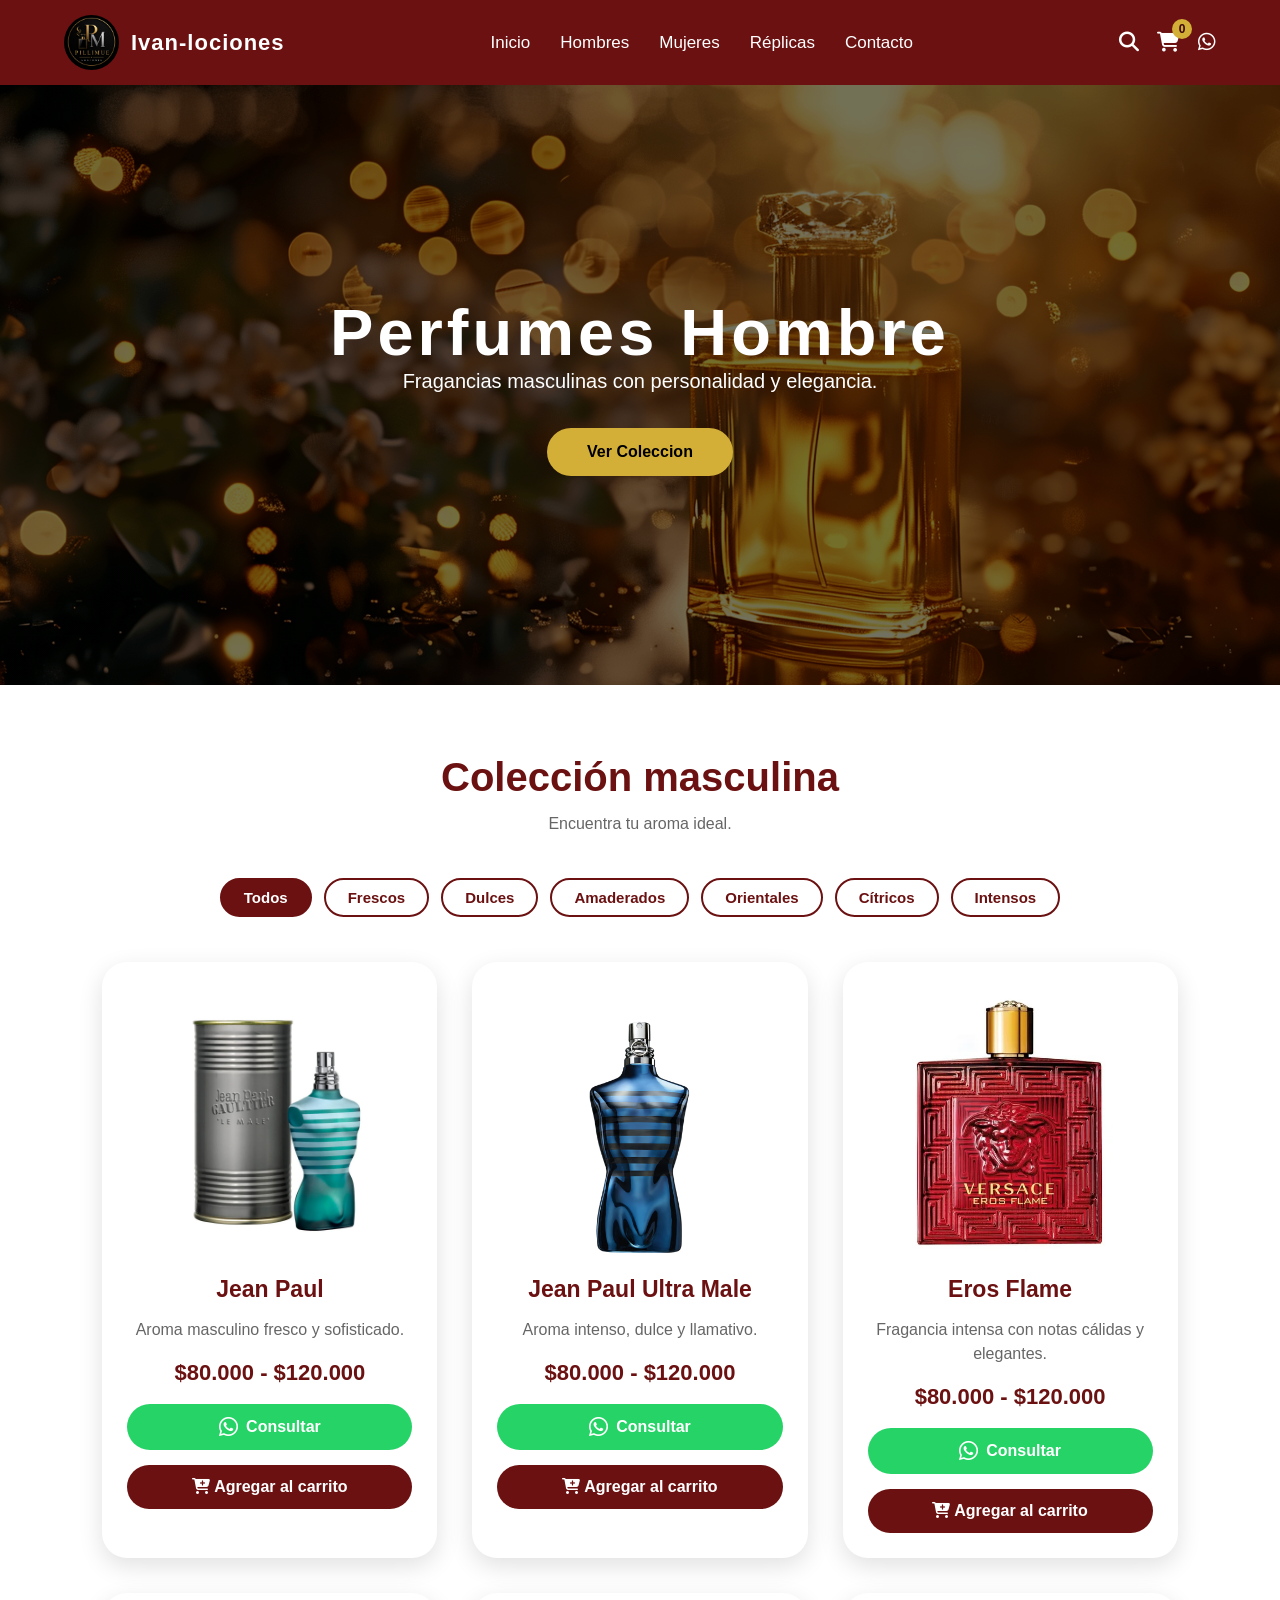
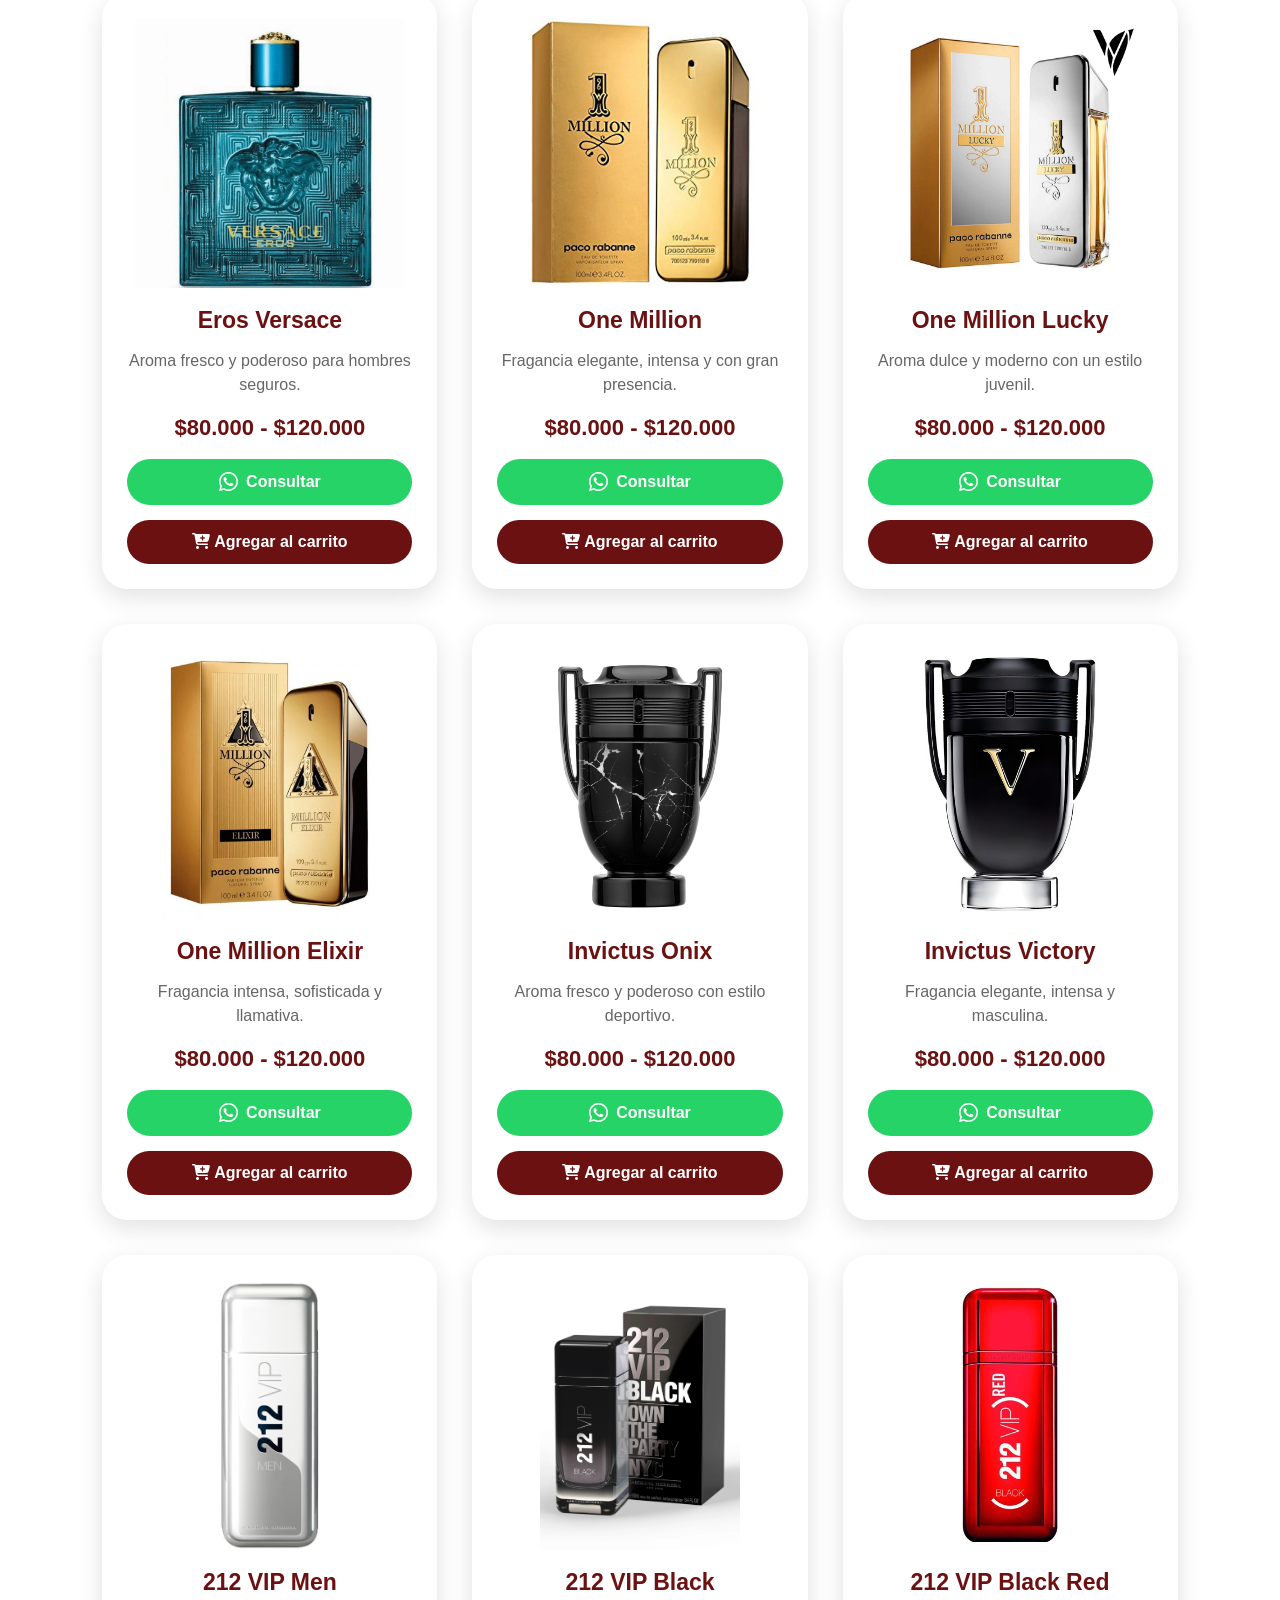
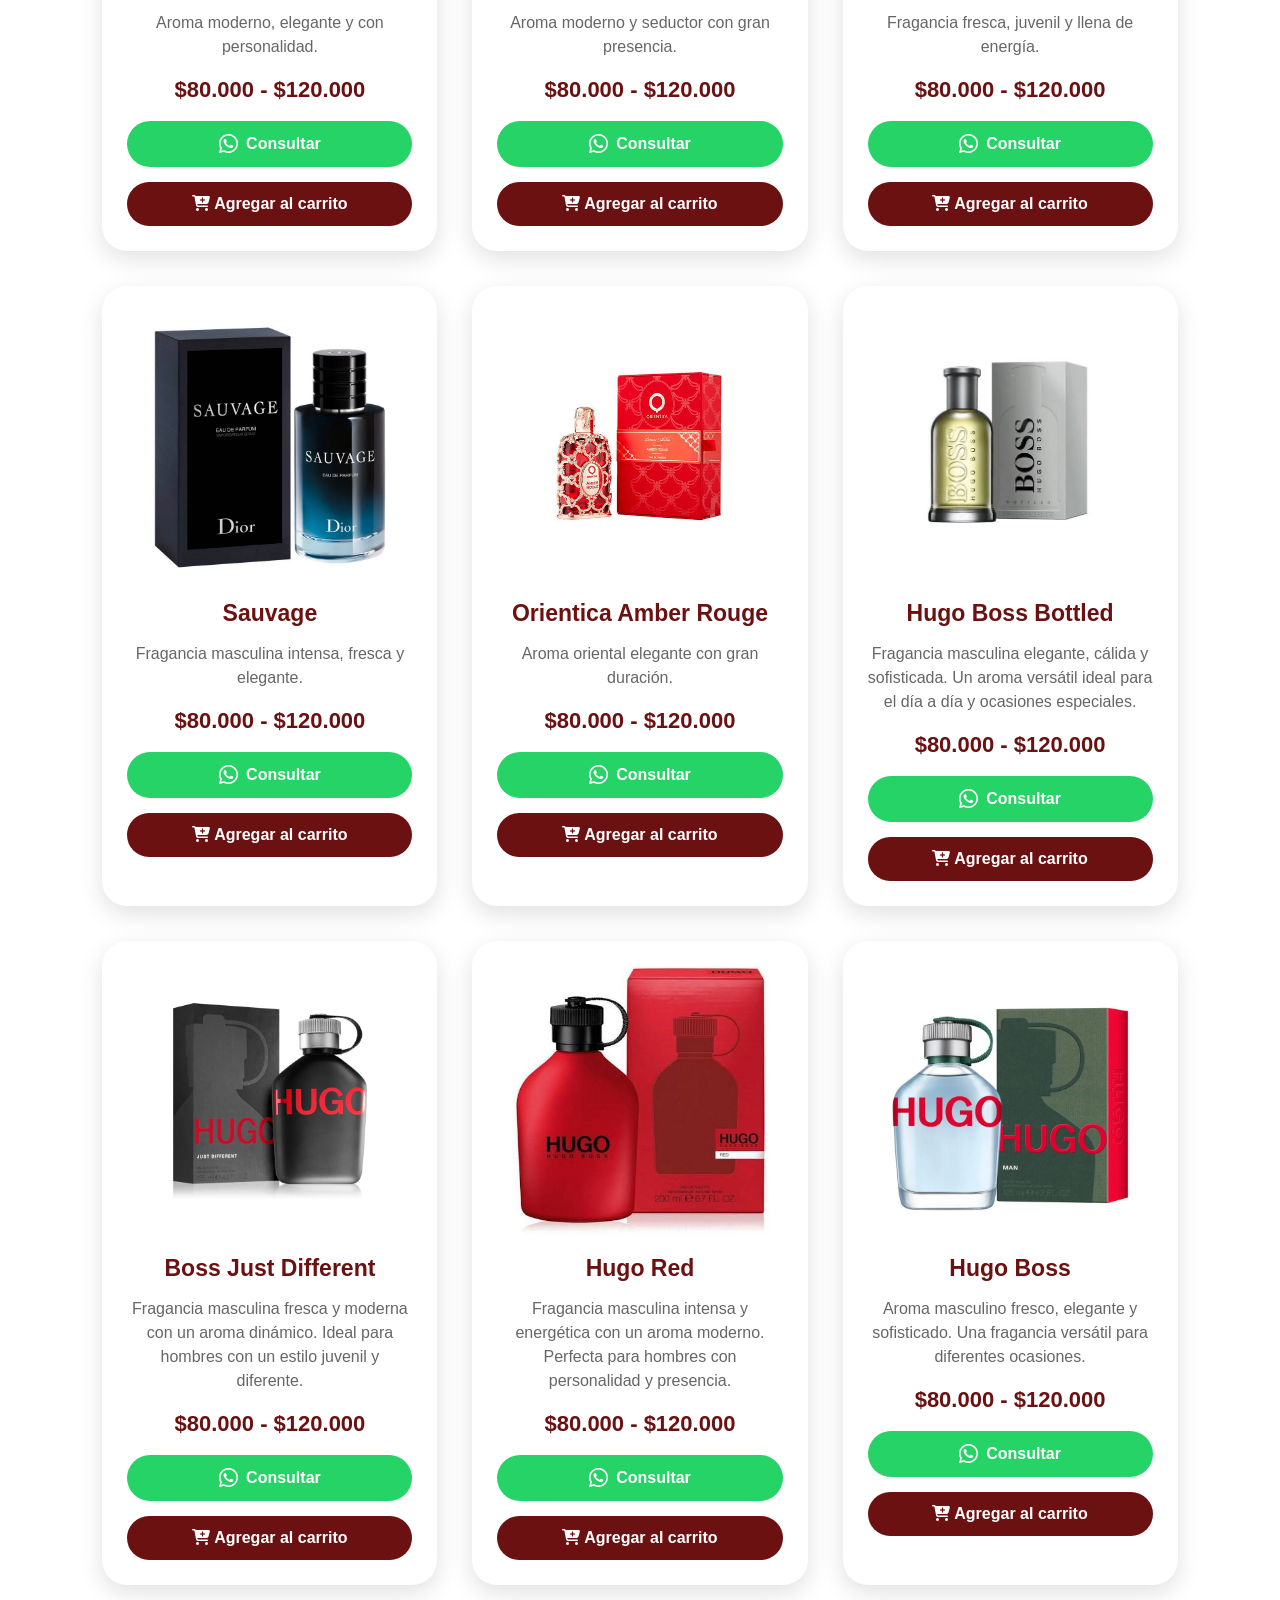
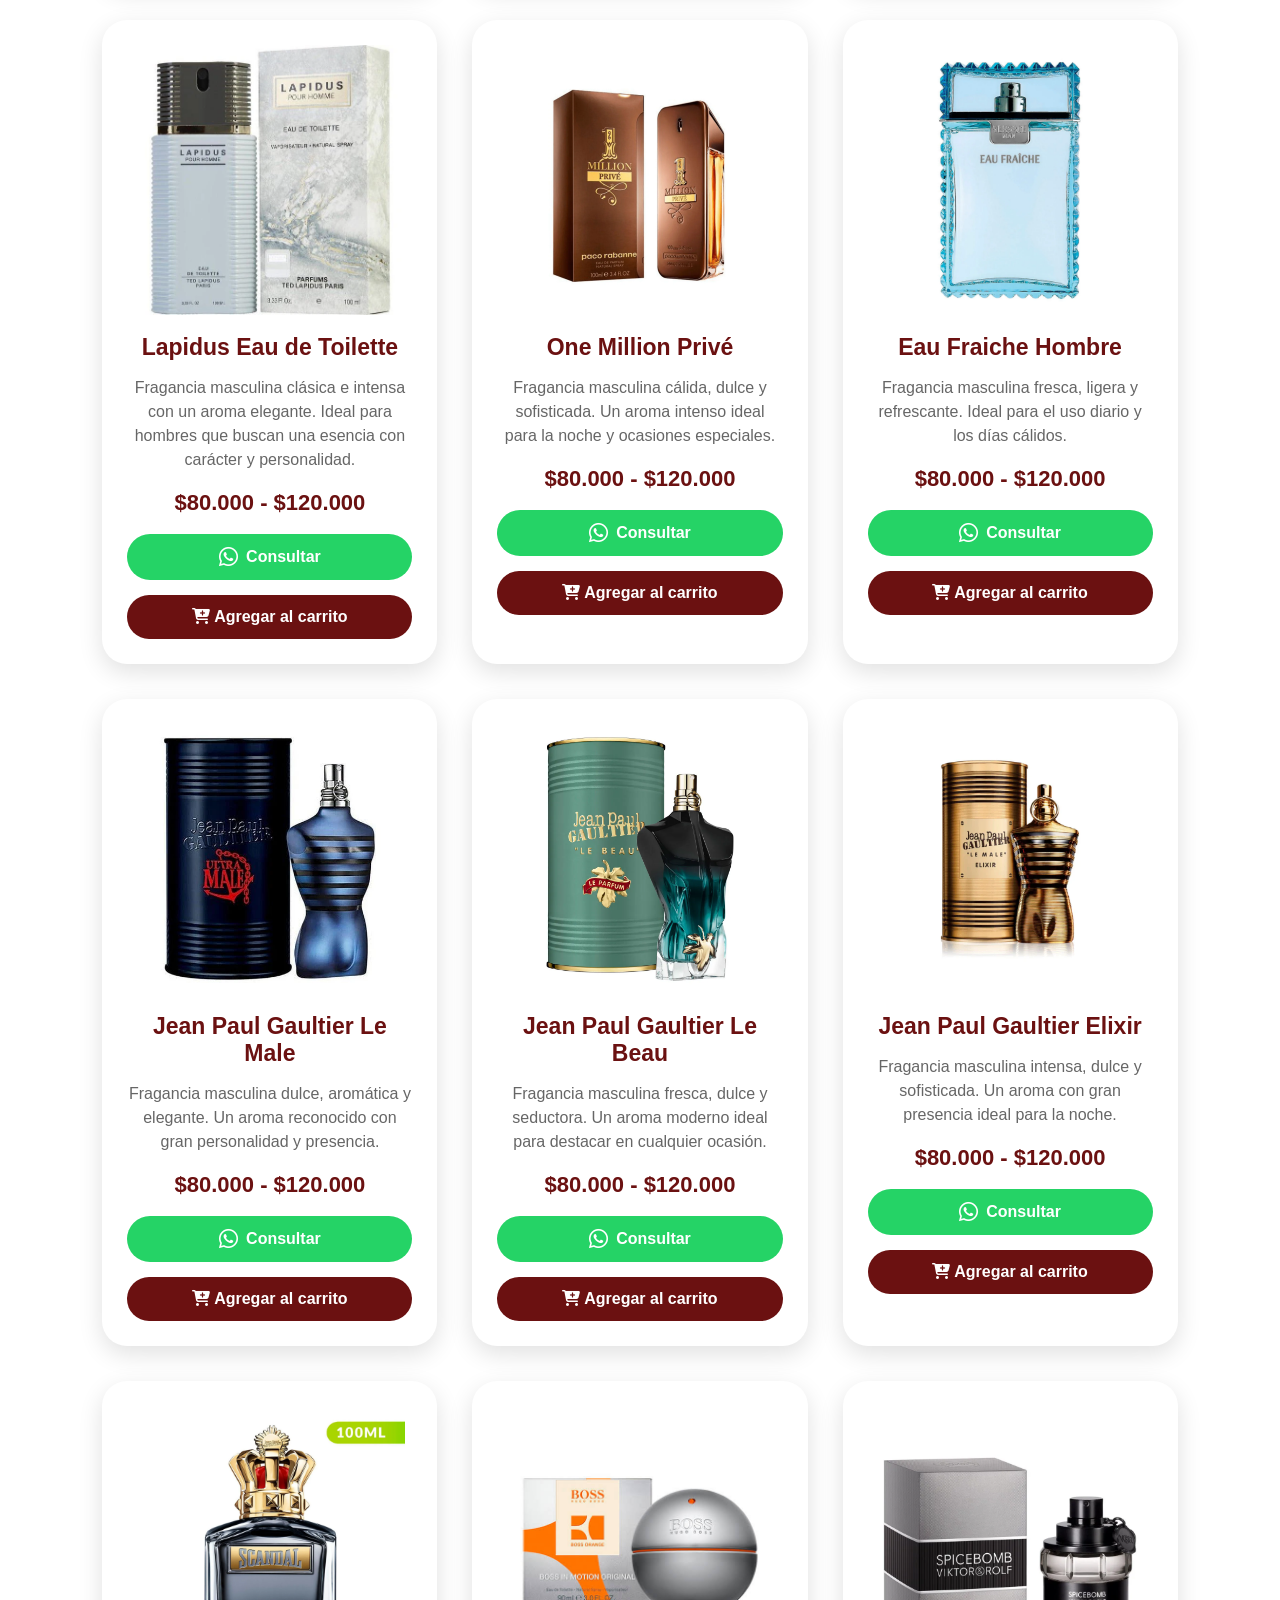
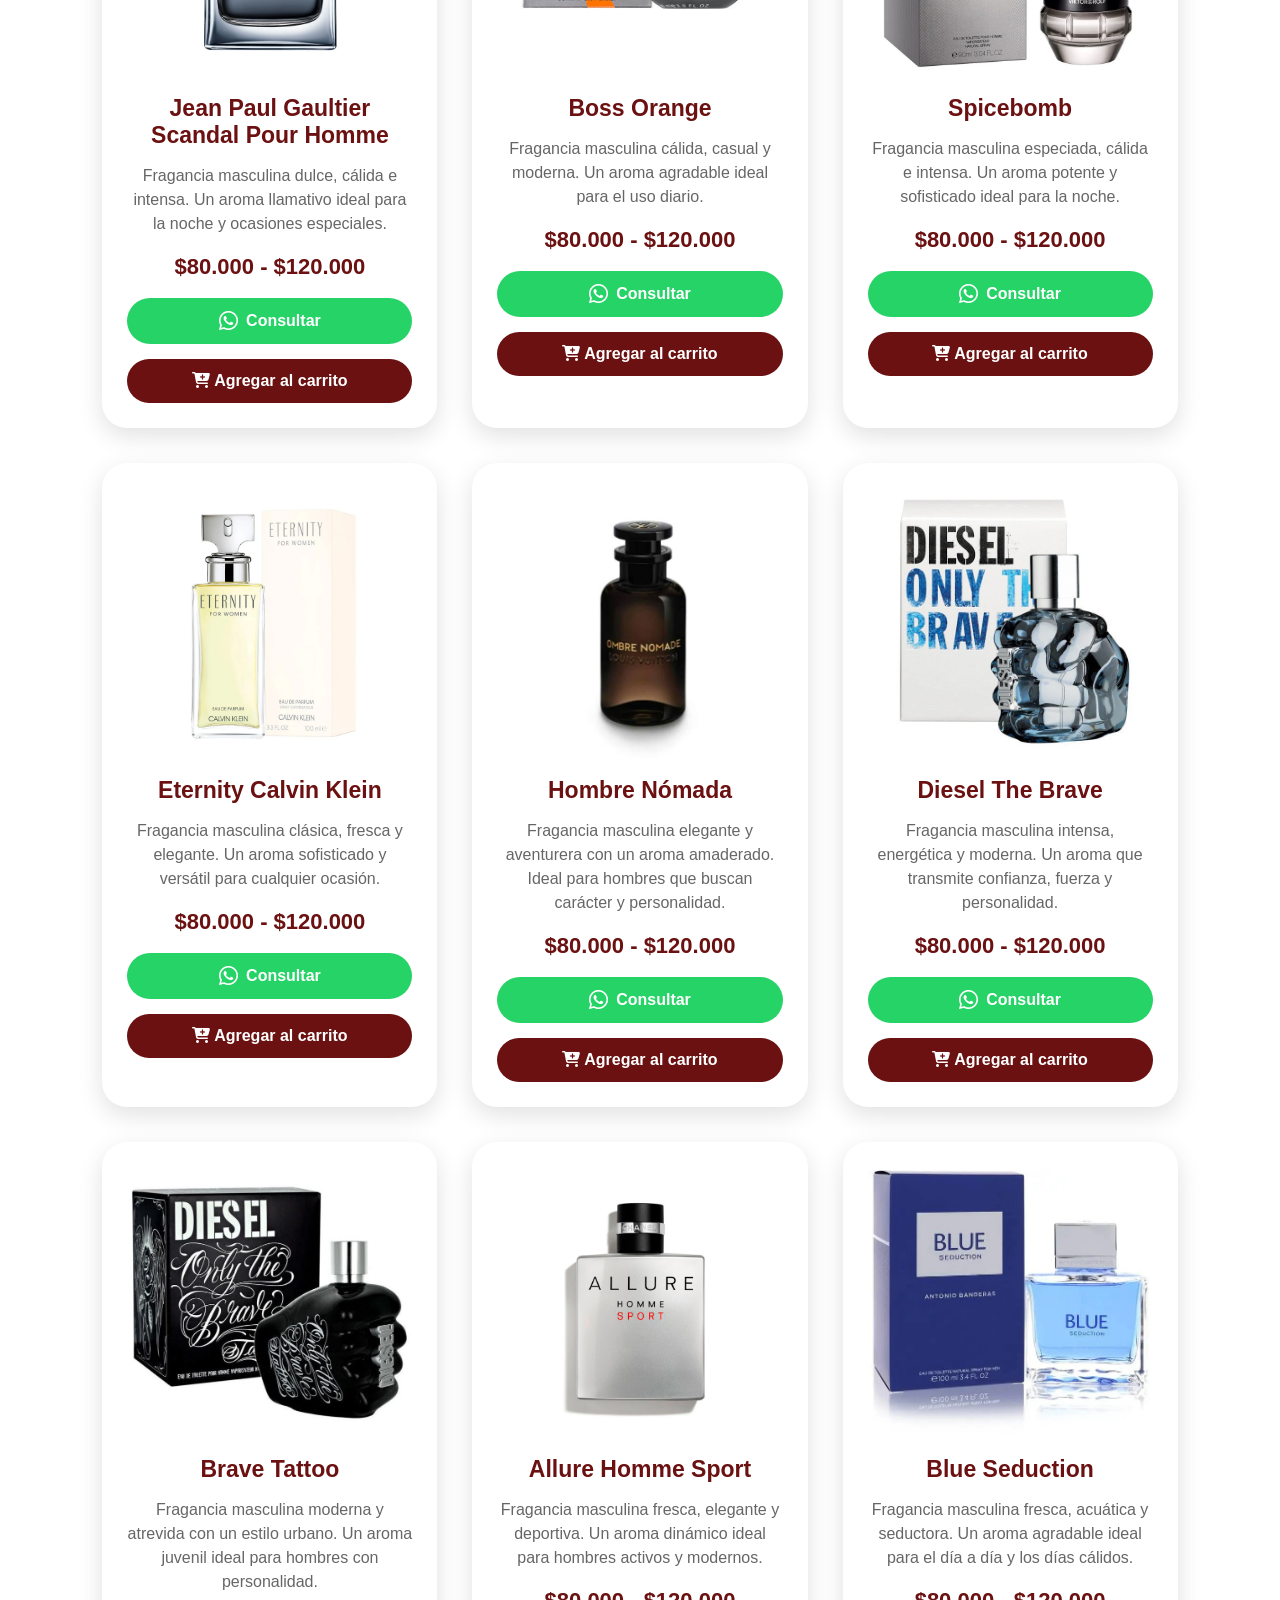
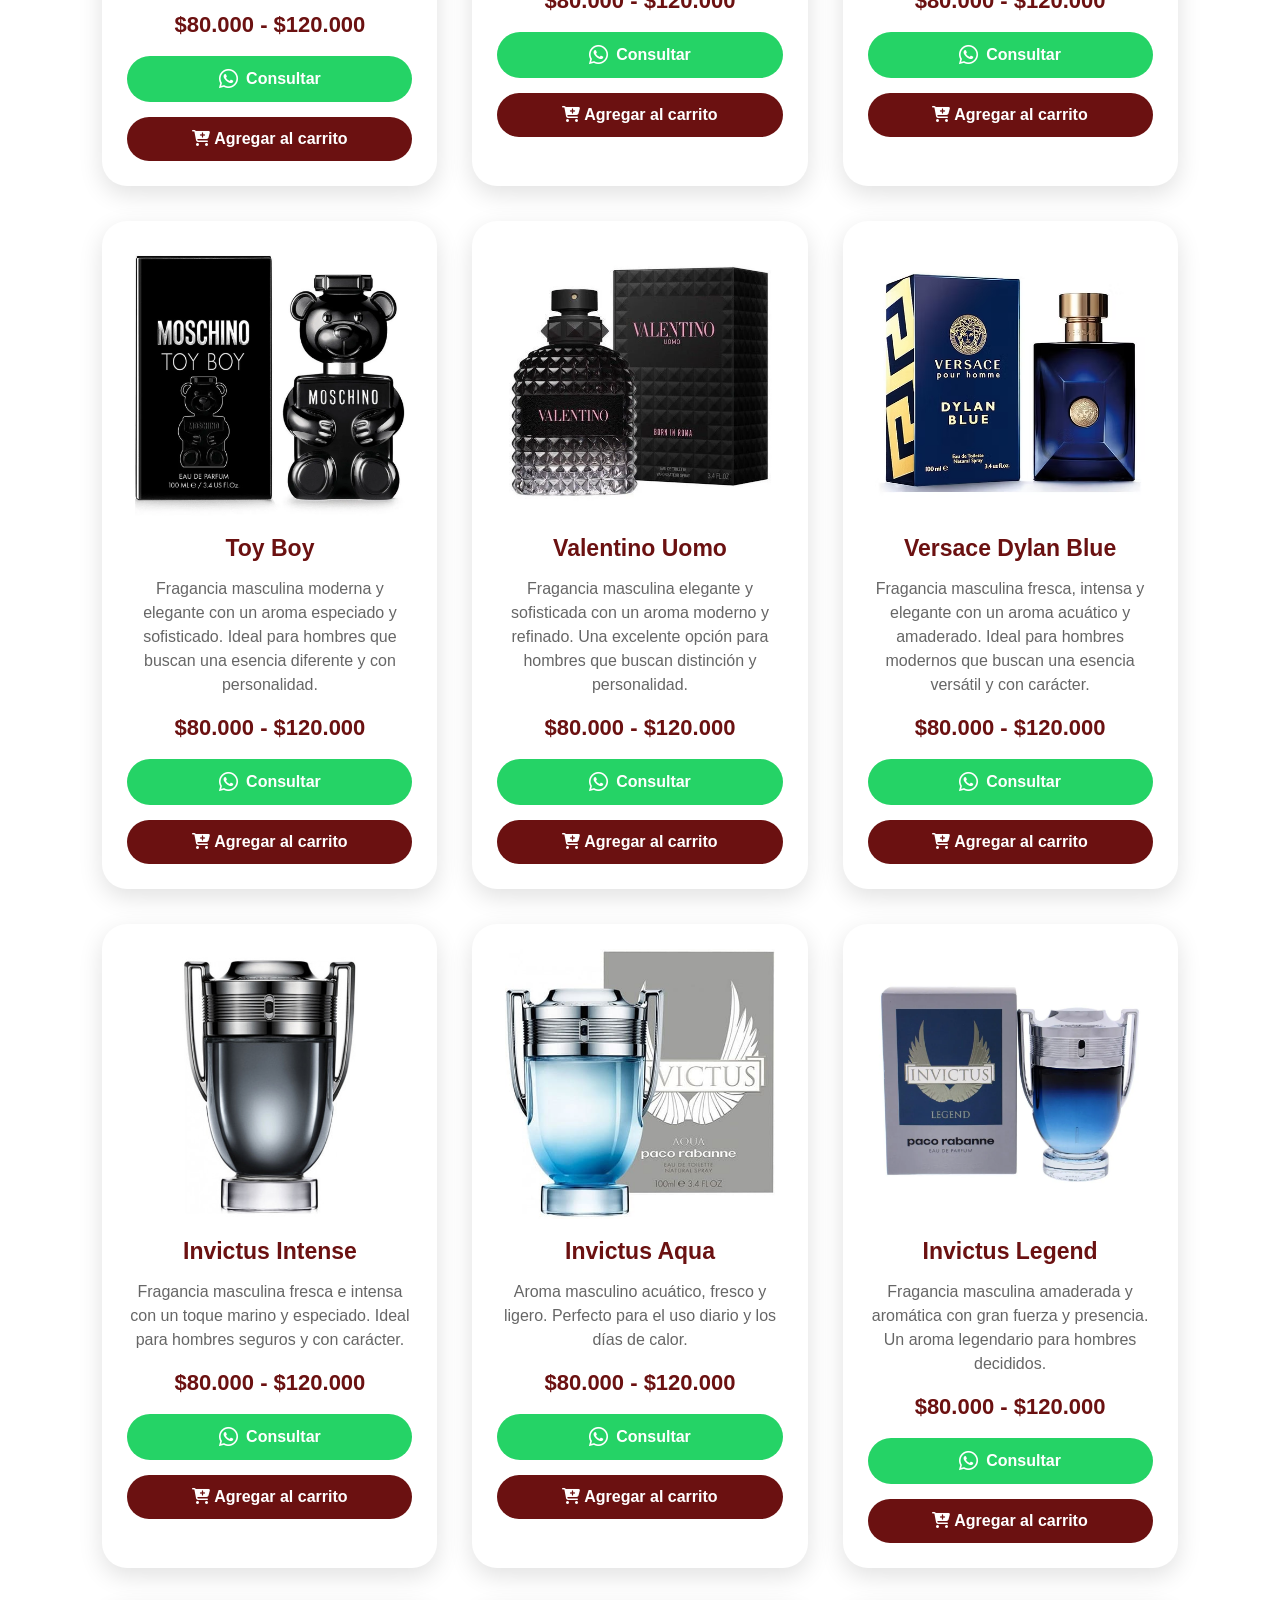
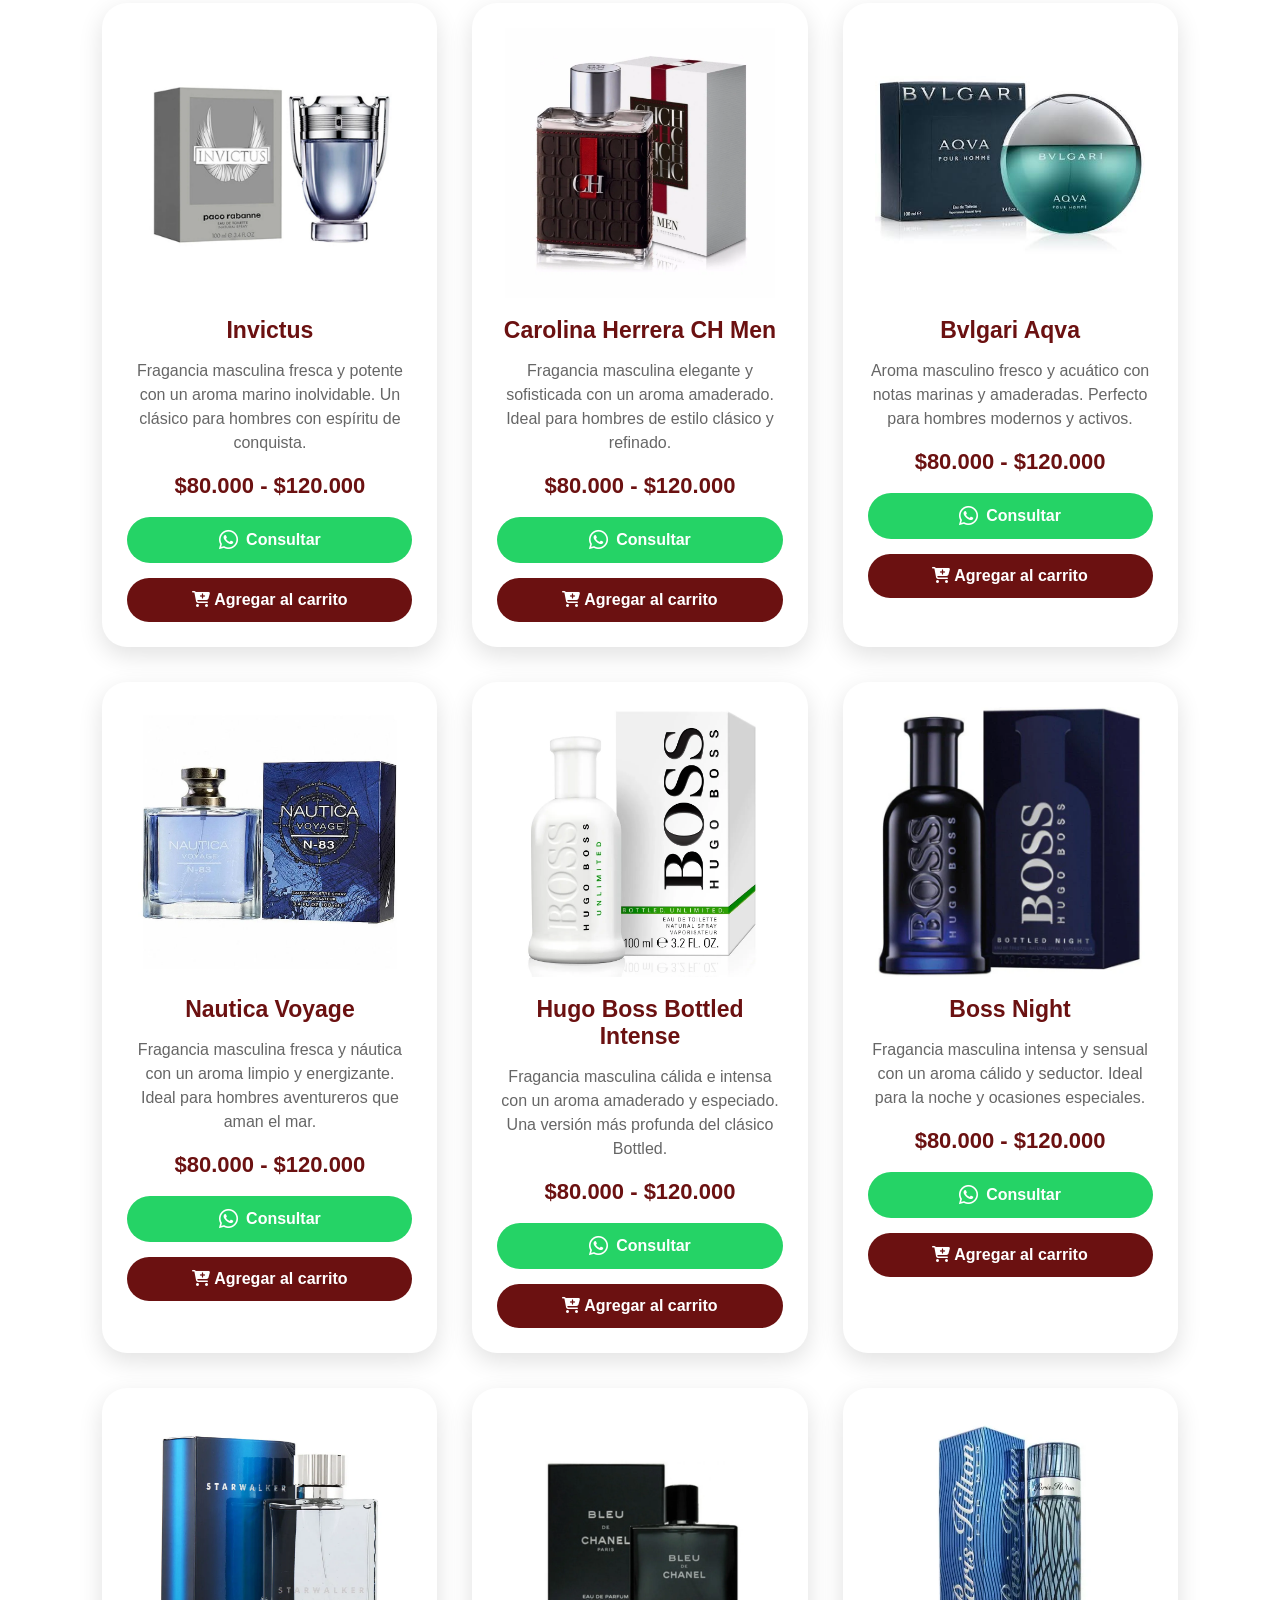
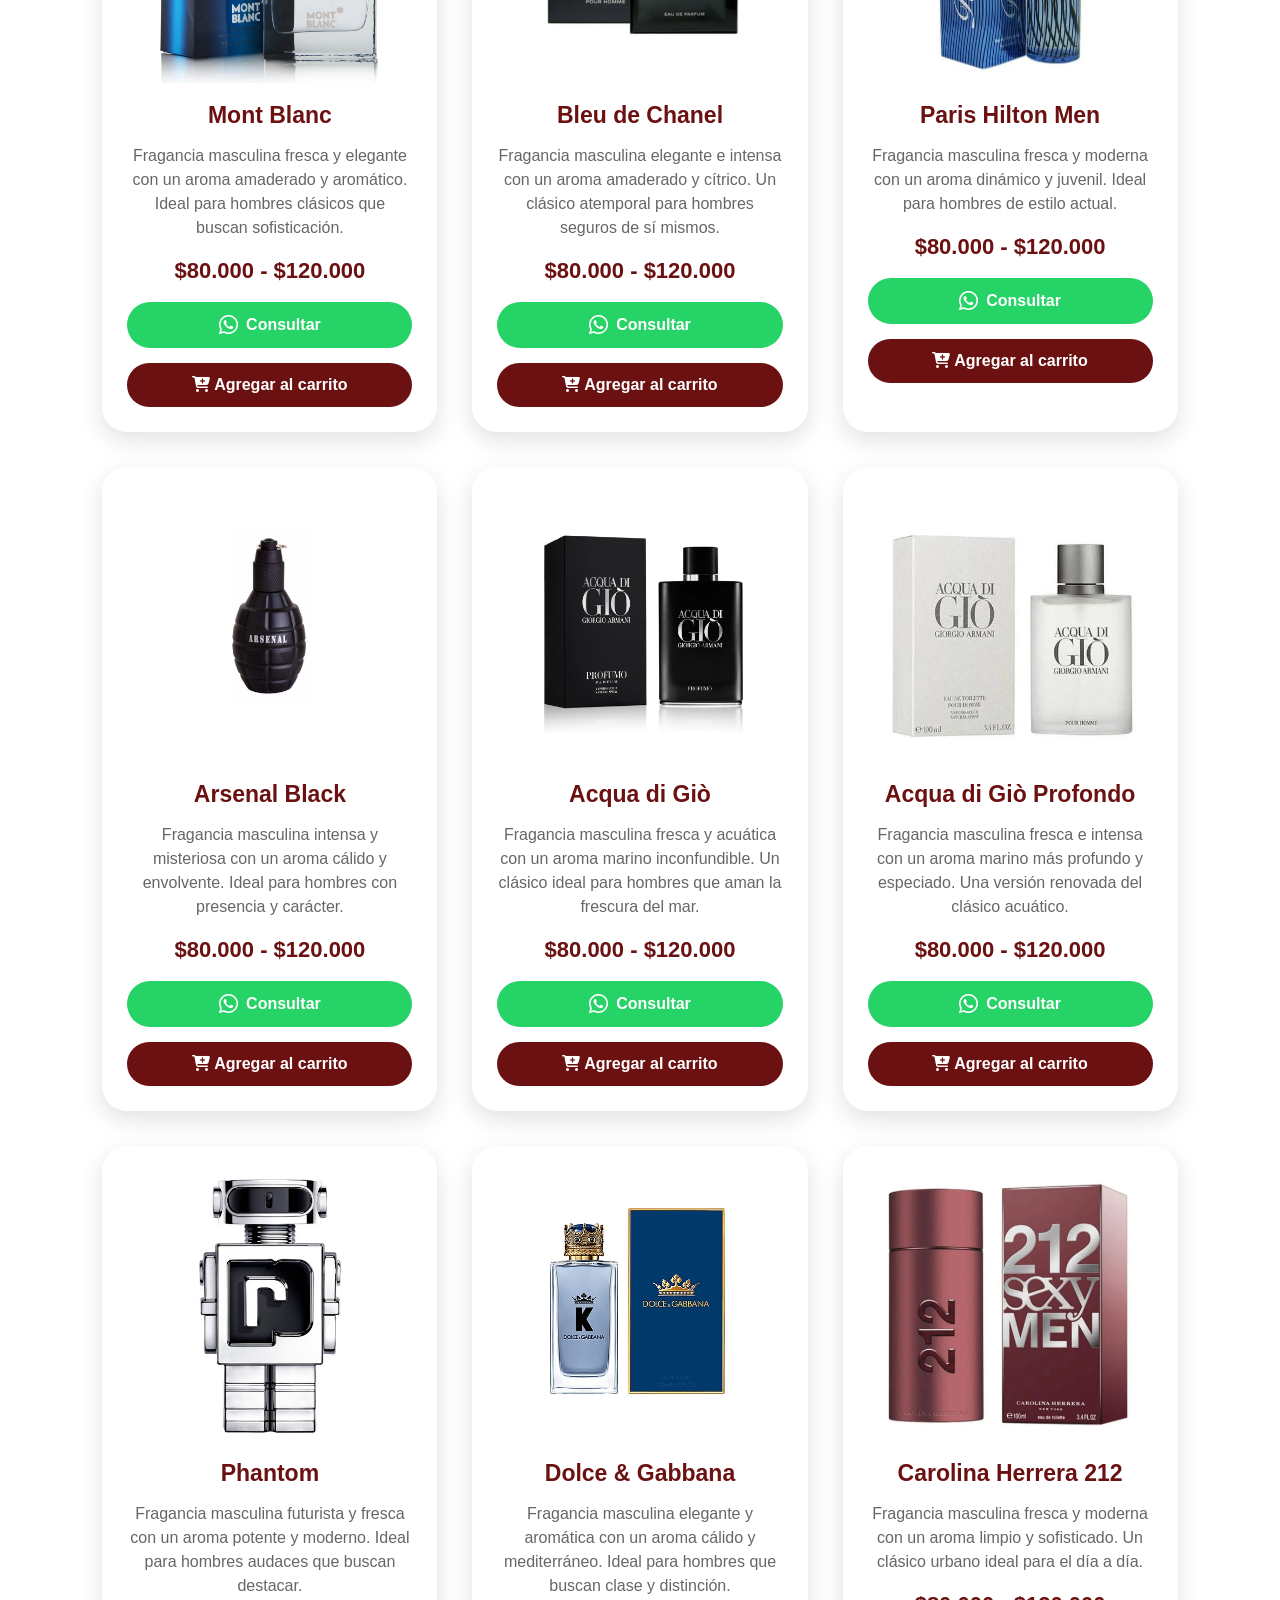
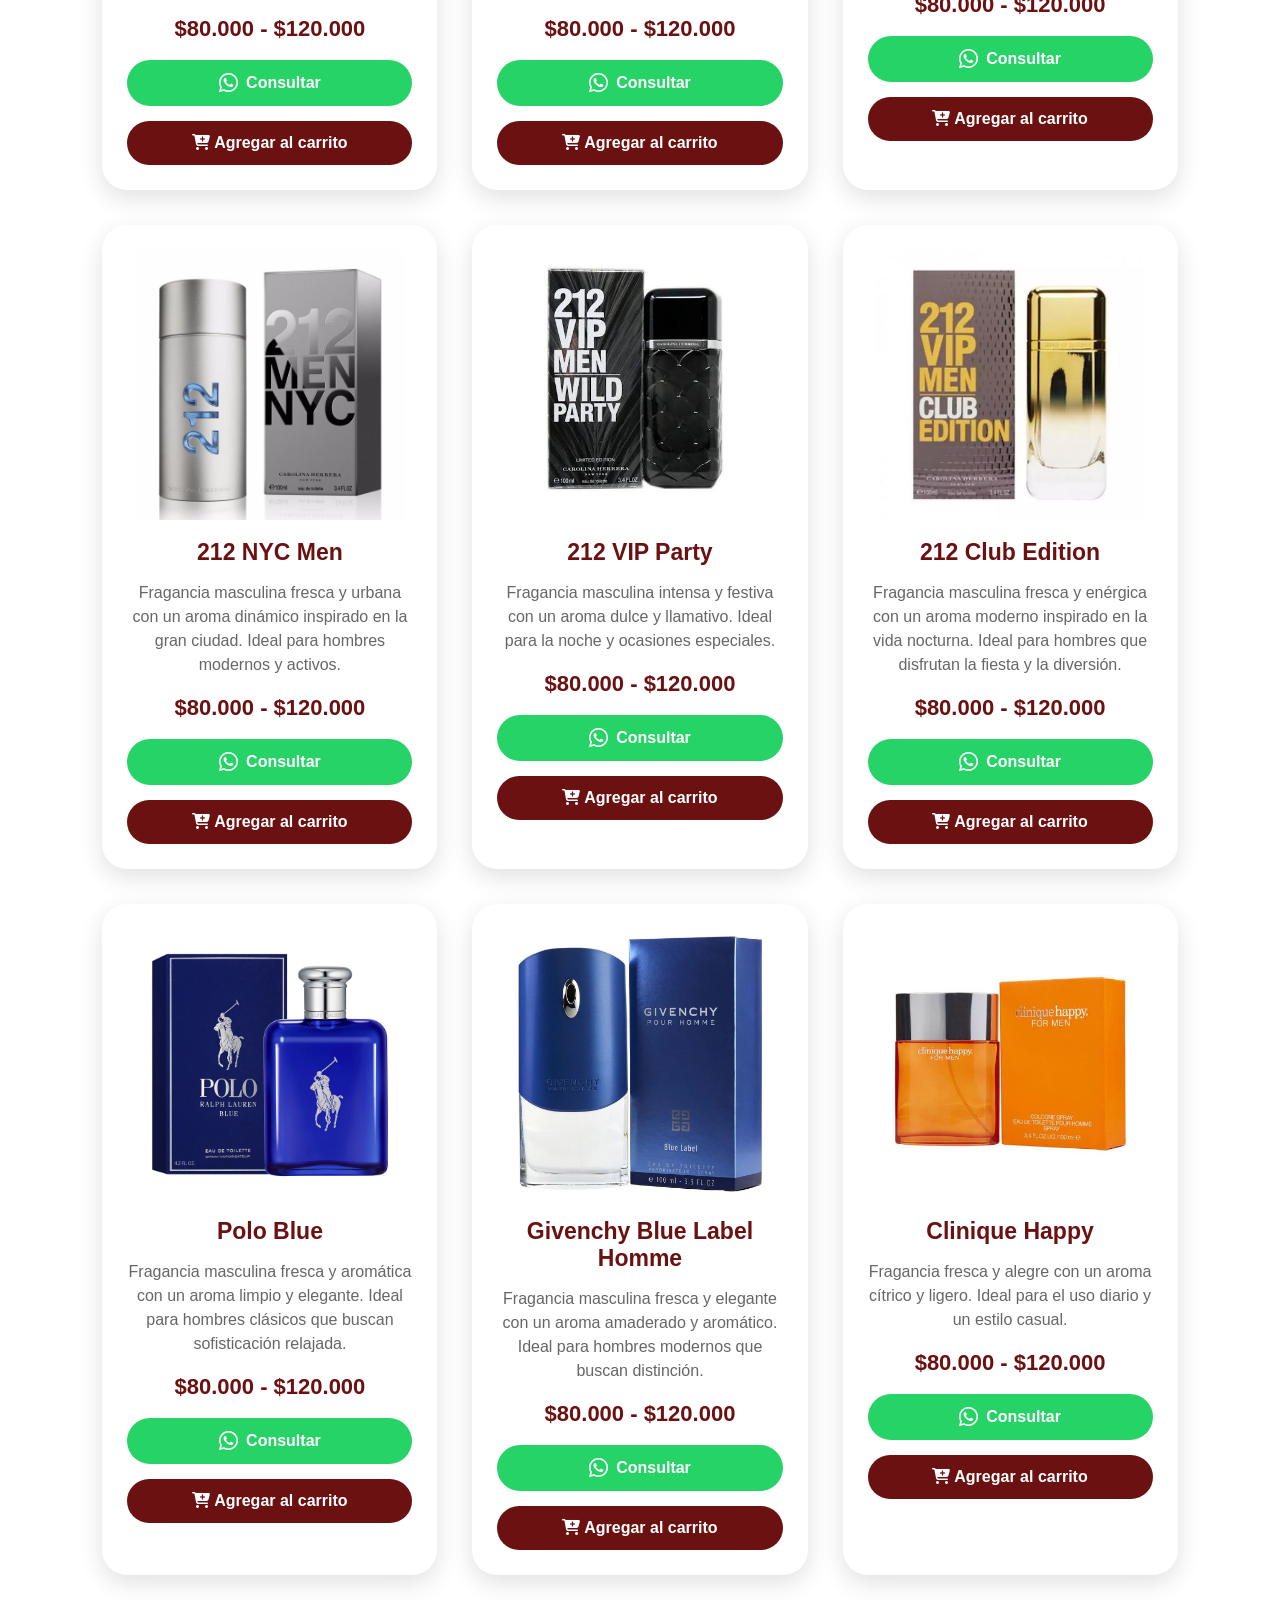
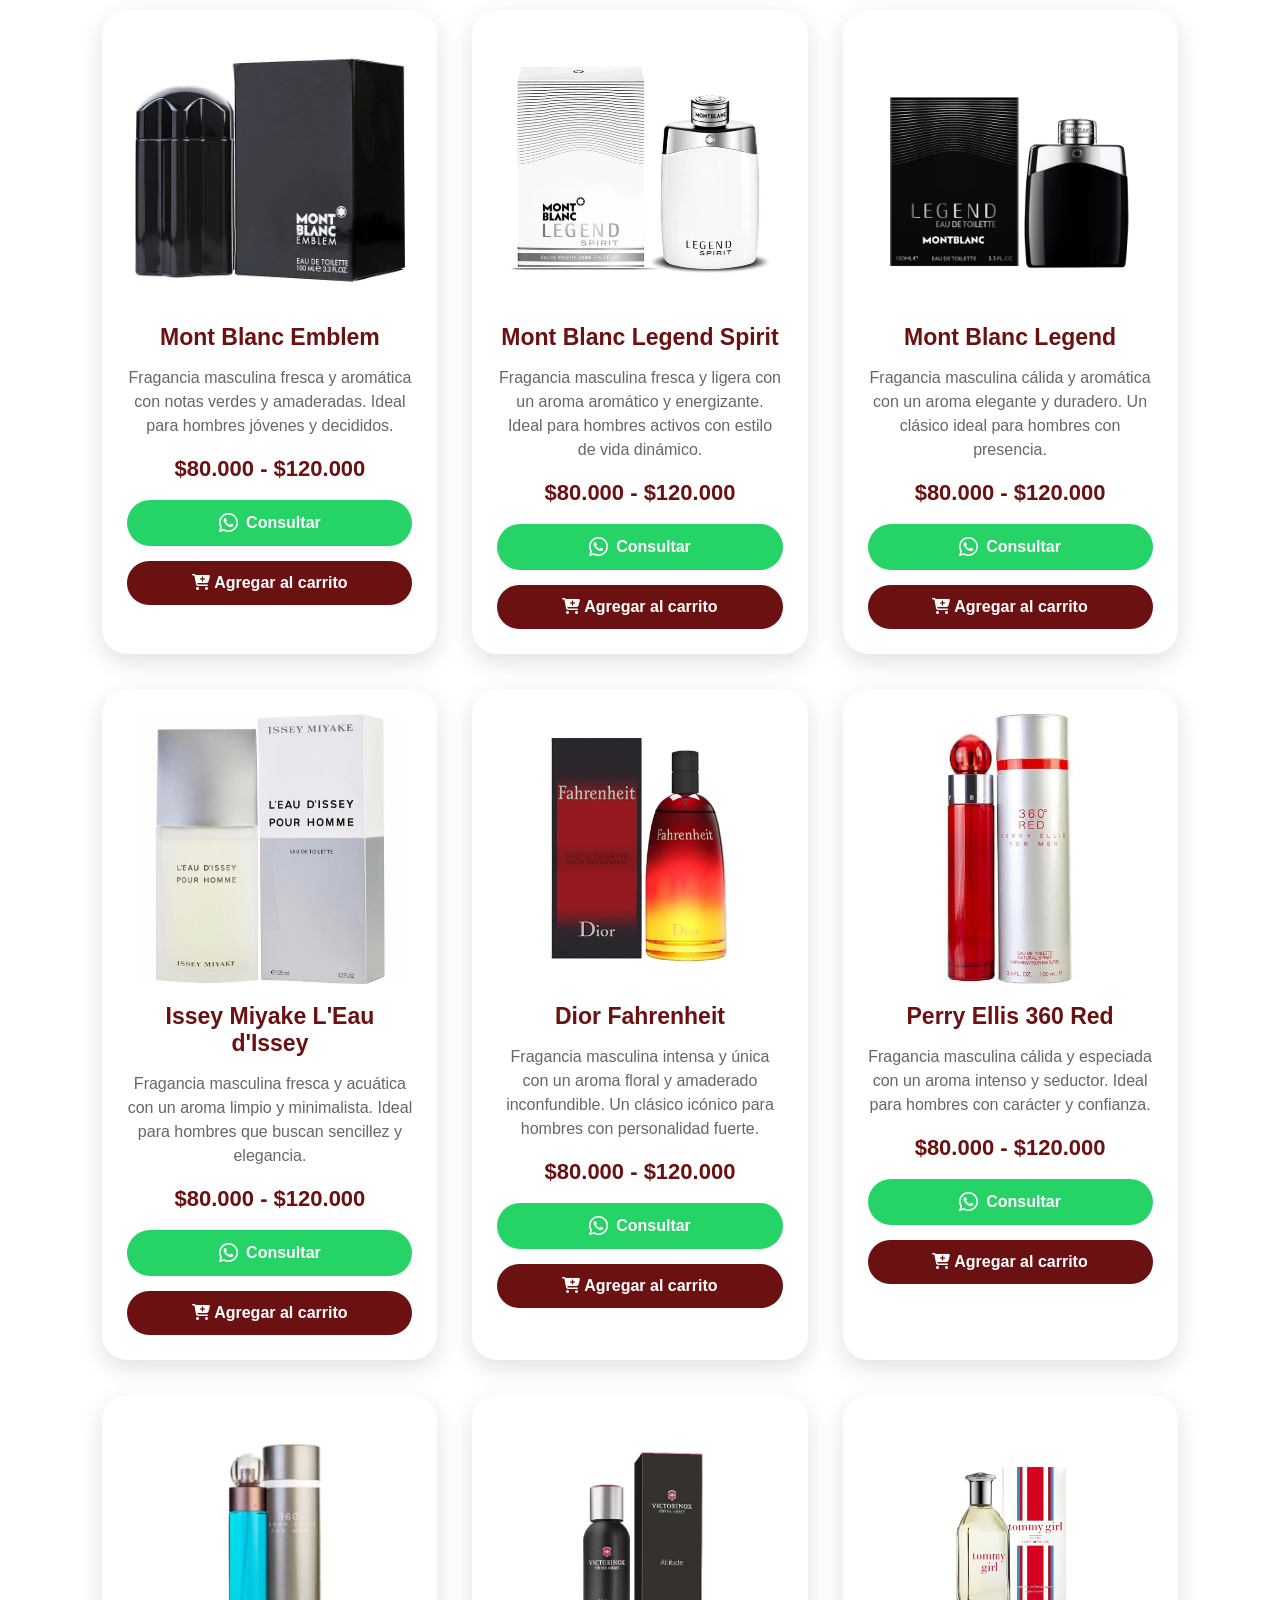
<file: hombres.html>
<!DOCTYPE html>
<html lang="es">

<head>

<meta charset="UTF-8">
<meta name="viewport" content="width=device-width, initial-scale=1.0">

<meta name="description" content="Colección de perfumes para hombre en Ivan-lociones: fragancias frescas, dulces, amaderadas e intensas. Consulta precios y pide por WhatsApp.">


<title>Ivan-lociones | Perfumes Hombre</title>

<link rel="icon" type="image/png" href="img/icono-pillimue.png">


<link rel="stylesheet" href="css/style.css">


<link rel="stylesheet"
href="https://cdnjs.cloudflare.com/ajax/libs/font-awesome/6.7.2/css/all.min.css">

</head>


<body>


<header>

<nav class="navbar">


<a href="index.html" class="logo">

<img src="img/icono-pillimue.png" alt="Ivan-lociones">

<h2>Ivan-lociones</h2>

</a>



<ul class="menu" id="menu">

<li><a href="index.html">Inicio</a></li>

<li><a href="hombres.html">Hombres</a></li>

<li><a href="mujeres.html">Mujeres</a></li>

<li><a href="replicas.html">Réplicas</a></li>

<li><a href="contacto.html">Contacto</a></li>

</ul>



<div class="iconos">

<a href="buscar.html">
<i class="fa-solid fa-magnifying-glass"></i>
</a>

<a href="carrito.html" class="carrito-icono">

<i class="fa-solid fa-cart-shopping"></i>

<span id="contador-carrito">
0
</span>

</a>


<a href="https://wa.me/573143468300?text=Hola,%20quiero%20hacer%20un%20pedido%20en%20Ivan-lociones" target="_blank">

<i class="fa-brands fa-whatsapp"></i>

</a>

<i class="fa-solid fa-bars menu-movil" id="menu-btn"></i>

</div>


</nav>


</header>





<section class="hero">


<div class="hero-contenido">


<h1>Perfumes Hombre</h1>


<p>
Fragancias masculinas con personalidad y elegancia.
</p>

<a href="#productos" class="btn">
    Ver Coleccion
</a>



</div>


</section>






<section class="destacados" id="productos">


<h2>Colección masculina</h2>


<p>
Encuentra tu aroma ideal.
</p>




<div class="filtros">

<button class="filtro-btn activo" data-filtro="todos">Todos</button>
<button class="filtro-btn" data-filtro="fresco">Frescos</button>
<button class="filtro-btn" data-filtro="dulce">Dulces</button>
<button class="filtro-btn" data-filtro="amaderado">Amaderados</button>
<button class="filtro-btn" data-filtro="oriental">Orientales</button>
<button class="filtro-btn" data-filtro="citrico">Cítricos</button>
<button class="filtro-btn" data-filtro="intenso">Intensos</button>

</div>


<div class="contenedor-productos">












<!-- 2 -->

<article class="producto" data-categoria="fresco">

<img loading="lazy" src="img/2.webp" alt="Jean Paul">

<h3>Jean Paul</h3>

<p>
Aroma masculino fresco y sofisticado.
</p>

<span>$80.000 - $120.000</span>


<a class="producto-whatsapp"
href="https://wa.me/573143468300?text=Hola,%20estoy%20interesado%20en%20Jean%20Paul"
target="_blank">

<i class="fa-brands fa-whatsapp"></i>
Consultar

</a>



<button class="btn-carrito"
onclick="agregarCarrito('Jean Paul', 'img/2.webp', 120000)">
<i class="fa-solid fa-cart-plus"></i>
Agregar al carrito
</button>
</article>


<!-- 4 -->

<article class="producto" data-categoria="dulce intenso">

<img loading="lazy" src="img/4.avif" alt="Jean Paul Ultra Male">

<h3>Jean Paul Ultra Male</h3>

<p>
Aroma intenso, dulce y llamativo.
</p>

<span>$80.000 - $120.000</span>


<a class="producto-whatsapp"
href="https://wa.me/573143468300?text=Hola,%20estoy%20interesado%20en%20Jean%20Paul%20Ultra%20Male"
target="_blank">

<i class="fa-brands fa-whatsapp"></i>
Consultar

</a>



<button class="btn-carrito"
onclick="agregarCarrito('Jean Paul Ultra Male', 'img/4.avif', 120000)">
<i class="fa-solid fa-cart-plus"></i>
Agregar al carrito
</button>
</article>





<!-- 5 -->

<article class="producto" data-categoria="intenso">

<img loading="lazy" src="img/5.webp" alt="Eros Flame">

<h3>Eros Flame</h3>

<p>
Fragancia intensa con notas cálidas y elegantes.
</p>


<span>$80.000 - $120.000</span>


<a class="producto-whatsapp"
href="https://wa.me/573143468300?text=Hola,%20estoy%20interesado%20en%20Eros%20Flame"
target="_blank">

<i class="fa-brands fa-whatsapp"></i>
Consultar

</a>



<button class="btn-carrito"
onclick="agregarCarrito('Eros Flame', 'img/5.webp', 120000)">
<i class="fa-solid fa-cart-plus"></i>
Agregar al carrito
</button>
</article>





<!-- 6 -->

<article class="producto" data-categoria="fresco intenso">

<img loading="lazy" src="img/6.avif" alt="Eros Versace">

<h3>Eros Versace</h3>

<p>
Aroma fresco y poderoso para hombres seguros.
</p>


<span>$80.000 - $120.000</span>


<a class="producto-whatsapp"
href="https://wa.me/573143468300?text=Hola,%20estoy%20interesado%20en%20Eros%20Versace"
target="_blank">

<i class="fa-brands fa-whatsapp"></i>
Consultar

</a>



<button class="btn-carrito"
onclick="agregarCarrito('Eros Versace', 'img/6.avif', 120000)">
<i class="fa-solid fa-cart-plus"></i>
Agregar al carrito
</button>
</article>

<!-- 7 -->

<article class="producto" data-categoria="intenso">

<img loading="lazy" src="img/9.webp" alt="One Million">

<h3>One Million</h3>

<p>
Fragancia elegante, intensa y con gran presencia.
</p>

<span>$80.000 - $120.000</span>

<a class="producto-whatsapp"
href="https://wa.me/573143468300?text=Hola,%20estoy%20interesado%20en%20One%20Million%20de%20Ivan-lociones"
target="_blank">

<i class="fa-brands fa-whatsapp"></i>
Consultar

</a>



<button class="btn-carrito"
onclick="agregarCarrito('One Million', 'img/9.webp', 120000)">
<i class="fa-solid fa-cart-plus"></i>
Agregar al carrito
</button>
</article>





<!-- 8 -->

<article class="producto" data-categoria="dulce">

<img loading="lazy" src="img/8.webp" alt="One Million Lucky">

<h3>One Million Lucky</h3>

<p>
Aroma dulce y moderno con un estilo juvenil.
</p>

<span>$80.000 - $120.000</span>

<a class="producto-whatsapp"
href="https://wa.me/573143468300?text=Hola,%20estoy%20interesado%20en%20One%20Million%20Lucky%20de%20Ivan-lociones"
target="_blank">

<i class="fa-brands fa-whatsapp"></i>
Consultar

</a>



<button class="btn-carrito"
onclick="agregarCarrito('One Million Lucky', 'img/8.webp', 120000)">
<i class="fa-solid fa-cart-plus"></i>
Agregar al carrito
</button>
</article>





<!-- 9 -->

<article class="producto" data-categoria="intenso">

<img loading="lazy" src="img/7.webp" alt="One Million Elixir">

<h3>One Million Elixir</h3>

<p>
Fragancia intensa, sofisticada y llamativa.
</p>

<span>$80.000 - $120.000</span>

<a class="producto-whatsapp"
href="https://wa.me/573143468300?text=Hola,%20estoy%20interesado%20en%20One%20Million%20Elixir%20de%20Ivan-lociones"
target="_blank">

<i class="fa-brands fa-whatsapp"></i>
Consultar

</a>



<button class="btn-carrito"
onclick="agregarCarrito('One Million Elixir', 'img/7.webp', 120000)">
<i class="fa-solid fa-cart-plus"></i>
Agregar al carrito
</button>
</article>





<!-- 10 -->

<article class="producto" data-categoria="fresco intenso">

<img loading="lazy" src="img/10.jpg" alt="Invictus Onix">

<h3>Invictus Onix</h3>

<p>
Aroma fresco y poderoso con estilo deportivo.
</p>

<span>$80.000 - $120.000</span>

<a class="producto-whatsapp"
href="https://wa.me/573143468300?text=Hola,%20estoy%20interesado%20en%20Invictus%20Onix%20de%20Ivan-lociones"
target="_blank">

<i class="fa-brands fa-whatsapp"></i>
Consultar

</a>



<button class="btn-carrito"
onclick="agregarCarrito('Invictus Onix', 'img/10.jpg', 120000)">
<i class="fa-solid fa-cart-plus"></i>
Agregar al carrito
</button>
</article>





<!-- 11 -->

<article class="producto" data-categoria="intenso">

<img loading="lazy" src="img/11.jpg" alt="Invictus Victory">

<h3>Invictus Victory</h3>

<p>
Fragancia elegante, intensa y masculina.
</p>

<span>$80.000 - $120.000</span>

<a class="producto-whatsapp"
href="https://wa.me/573143468300?text=Hola,%20estoy%20interesado%20en%20Invictus%20Victory%20de%20Ivan-lociones"
target="_blank">

<i class="fa-brands fa-whatsapp"></i>
Consultar

</a>



<button class="btn-carrito"
onclick="agregarCarrito('Invictus Victory', 'img/11.jpg', 120000)">
<i class="fa-solid fa-cart-plus"></i>
Agregar al carrito
</button>
</article>





<!-- 12 -->

<article class="producto" data-categoria="otros">

<img loading="lazy" src="img/13.jpg" alt="212 VIP Men">

<h3>212 VIP Men</h3>

<p>
Aroma moderno, elegante y con personalidad.
</p>

<span>$80.000 - $120.000</span>

<a class="producto-whatsapp"
href="https://wa.me/573143468300?text=Hola,%20estoy%20interesado%20en%20212%20VIP%20Men%20de%20Ivan-lociones"
target="_blank">

<i class="fa-brands fa-whatsapp"></i>
Consultar

</a>



<button class="btn-carrito"
onclick="agregarCarrito('212 VIP Men', 'img/13.jpg', 120000)">
<i class="fa-solid fa-cart-plus"></i>
Agregar al carrito
</button>
</article>

<!-- 14 -->

<article class="producto" data-categoria="otros">

<img loading="lazy" src="img/15.webp" alt="212 VIP Black">

<h3>212 VIP Black</h3>

<p>
Aroma moderno y seductor con gran presencia.
</p>

<span>$80.000 - $120.000</span>

<a class="producto-whatsapp"
href="https://wa.me/573143468300?text=Hola,%20estoy%20interesado%20en%20212%20VIP%20Black%20de%20Ivan-lociones"
target="_blank">

<i class="fa-brands fa-whatsapp"></i>
Consultar

</a>



<button class="btn-carrito"
onclick="agregarCarrito('212 VIP Black', 'img/15.webp', 120000)">
<i class="fa-solid fa-cart-plus"></i>
Agregar al carrito
</button>
</article>






<!-- 15 -->

<article class="producto" data-categoria="fresco">

<img loading="lazy" src="img/16.jpg" alt="212 VIP Black Red">

<h3>212 VIP Black Red</h3>

<p>
Fragancia fresca, juvenil y llena de energía.
</p>

<span>$80.000 - $120.000</span>

<a class="producto-whatsapp"
href="https://wa.me/573143468300?text=Hola,%20estoy%20interesado%20en%20212%20VIP%20Black%20Red%20de%20Ivan-lociones"
target="_blank">

<i class="fa-brands fa-whatsapp"></i>
Consultar

</a>



<button class="btn-carrito"
onclick="agregarCarrito('212 VIP Black Red', 'img/16.jpg', 120000)">
<i class="fa-solid fa-cart-plus"></i>
Agregar al carrito
</button>
</article>


<!-- 17 -->

<article class="producto" data-categoria="fresco intenso">

<img loading="lazy" src="img/18.webp" alt="Sauvage">

<h3>Sauvage</h3>

<p>
Fragancia masculina intensa, fresca y elegante.
</p>

<span>$80.000 - $120.000</span>

<a class="producto-whatsapp"
href="https://wa.me/573143468300?text=Hola,%20estoy%20interesado%20en%20Sauvage%20de%20Ivan-lociones"
target="_blank">

<i class="fa-brands fa-whatsapp"></i>
Consultar

</a>



<button class="btn-carrito"
onclick="agregarCarrito('Sauvage', 'img/18.webp', 120000)">
<i class="fa-solid fa-cart-plus"></i>
Agregar al carrito
</button>
</article>







<!-- 18 -->

<article class="producto" data-categoria="oriental">

<img loading="lazy" src="img/20.jpg" alt="Orientica">

<h3>Orientica Amber Rouge</h3>

<p>
Aroma oriental elegante con gran duración.
</p>

<span>$80.000 - $120.000</span>

<a class="producto-whatsapp"
href="https://wa.me/573143468300?text=Hola,%20estoy%20interesado%20en%20Orientica%20de%20Ivan-lociones"
target="_blank">

<i class="fa-brands fa-whatsapp"></i>
Consultar

</a>



<button class="btn-carrito"
onclick="agregarCarrito('Orientica Amber Rouge', 'img/20.jpg', 120000)">
<i class="fa-solid fa-cart-plus"></i>
Agregar al carrito
</button>
</article>



<!-- 1 -->

<article class="producto" data-categoria="otros">

<img loading="lazy" src="img_hombres/Hugo_Boss_bottled.jpg" alt="Hugo Boss Bottled">

<h3>Hugo Boss Bottled</h3>

<p>
Fragancia masculina elegante, cálida y sofisticada.
Un aroma versátil ideal para el día a día y ocasiones especiales.
</p>

<span>$80.000 - $120.000</span>

<a class="producto-whatsapp"
href="https://wa.me/573143468300?text=Hola,%20estoy%20interesado%20en%20Hugo%20Boss%20Bottled%20de%20Ivan-lociones"
target="_blank">

<i class="fa-brands fa-whatsapp"></i>
Consultar

</a>



<button class="btn-carrito"
onclick="agregarCarrito('Hugo Boss Bottled', 'img_hombres/Hugo_Boss_bottled.jpg', 120000)">
<i class="fa-solid fa-cart-plus"></i>
Agregar al carrito
</button>
</article>


<!-- 2 -->

<article class="producto" data-categoria="fresco">

<img loading="lazy" src="img_hombres/bossjustdifferent.webp" alt="Boss Just Different">

<h3>Boss Just Different</h3>

<p>
Fragancia masculina fresca y moderna con un aroma dinámico.
Ideal para hombres con un estilo juvenil y diferente.
</p>

<span>$80.000 - $120.000</span>

<a class="producto-whatsapp"
href="https://wa.me/573143468300?text=Hola,%20estoy%20interesado%20en%20Boss%20Just%20Different%20de%20Ivan-lociones"
target="_blank">

<i class="fa-brands fa-whatsapp"></i>
Consultar

</a>



<button class="btn-carrito"
onclick="agregarCarrito('Boss Just Different', 'img_hombres/bossjustdifferent.webp', 120000)">
<i class="fa-solid fa-cart-plus"></i>
Agregar al carrito
</button>
</article>


<!-- 3 -->

<article class="producto" data-categoria="intenso">

<img loading="lazy" src="img_hombres/Hugo_Red.jpg" alt="Hugo Red">

<h3>Hugo Red</h3>

<p>
Fragancia masculina intensa y energética con un aroma moderno.
Perfecta para hombres con personalidad y presencia.
</p>

<span>$80.000 - $120.000</span>

<a class="producto-whatsapp"
href="https://wa.me/573143468300?text=Hola,%20estoy%20interesado%20en%20Hugo%20Red%20de%20Ivan-lociones"
target="_blank">

<i class="fa-brands fa-whatsapp"></i>
Consultar

</a>



<button class="btn-carrito"
onclick="agregarCarrito('Hugo Red', 'img_hombres/Hugo_Red.jpg', 120000)">
<i class="fa-solid fa-cart-plus"></i>
Agregar al carrito
</button>
</article>


<!-- 4 -->

<article class="producto" data-categoria="fresco">

<img loading="lazy" src="img_hombres/Hugo_Boss.webp" alt="Hugo Boss">

<h3>Hugo Boss</h3>

<p>
Aroma masculino fresco, elegante y sofisticado.
Una fragancia versátil para diferentes ocasiones.
</p>

<span>$80.000 - $120.000</span>

<a class="producto-whatsapp"
href="https://wa.me/573143468300?text=Hola,%20estoy%20interesado%20en%20Hugo%20Boss%20de%20Ivan-lociones"
target="_blank">

<i class="fa-brands fa-whatsapp"></i>
Consultar

</a>



<button class="btn-carrito"
onclick="agregarCarrito('Hugo Boss', 'img_hombres/Hugo_Boss.webp', 120000)">
<i class="fa-solid fa-cart-plus"></i>
Agregar al carrito
</button>
</article>


<!-- 5 -->

<article class="producto" data-categoria="intenso">

<img loading="lazy" src="img_hombres/perfume-lapidus-eau-de-toilette-100ml.webp" alt="Lapidus Eau de Toilette">

<h3>Lapidus Eau de Toilette</h3>

<p>
Fragancia masculina clásica e intensa con un aroma elegante.
Ideal para hombres que buscan una esencia con carácter y personalidad.
</p>

<span>$80.000 - $120.000</span>

<a class="producto-whatsapp"
href="https://wa.me/573143468300?text=Hola,%20estoy%20interesado%20en%20Lapidus%20Eau%20de%20Toilette%20de%20Ivan-lociones"
target="_blank">

<i class="fa-brands fa-whatsapp"></i>
Consultar

</a>



<button class="btn-carrito"
onclick="agregarCarrito('Lapidus Eau de Toilette', 'img_hombres/perfume-lapidus-eau-de-toilette-100ml.webp', 120000)">
<i class="fa-solid fa-cart-plus"></i>
Agregar al carrito
</button>
</article>


<!-- 6 -->

<article class="producto" data-categoria="dulce intenso">

<img loading="lazy" src="img_hombres/one-million-prive-100ml.webp" alt="One Million Privé">

<h3>One Million Privé</h3>

<p>
Fragancia masculina cálida, dulce y sofisticada.
Un aroma intenso ideal para la noche y ocasiones especiales.
</p>

<span>$80.000 - $120.000</span>

<a class="producto-whatsapp"
href="https://wa.me/573143468300?text=Hola,%20estoy%20interesado%20en%20One%20Million%20Prive%20de%20Ivan-lociones"
target="_blank">

<i class="fa-brands fa-whatsapp"></i>
Consultar

</a>



<button class="btn-carrito"
onclick="agregarCarrito('One Million Privé', 'img_hombres/one-million-prive-100ml.webp', 120000)">
<i class="fa-solid fa-cart-plus"></i>
Agregar al carrito
</button>
</article>


<!-- 7 -->

<article class="producto" data-categoria="fresco">

<img loading="lazy" src="img_hombres/EauFraicheHombre.webp" alt="Eau Fraiche Hombre">

<h3>Eau Fraiche Hombre</h3>

<p>
Fragancia masculina fresca, ligera y refrescante.
Ideal para el uso diario y los días cálidos.
</p>

<span>$80.000 - $120.000</span>

<a class="producto-whatsapp"
href="https://wa.me/573143468300?text=Hola,%20estoy%20interesado%20en%20Eau%20Fraiche%20Hombre%20de%20Ivan-lociones"
target="_blank">

<i class="fa-brands fa-whatsapp"></i>
Consultar

</a>



<button class="btn-carrito"
onclick="agregarCarrito('Eau Fraiche Hombre', 'img_hombres/EauFraicheHombre.webp', 120000)">
<i class="fa-solid fa-cart-plus"></i>
Agregar al carrito
</button>
</article>


<!-- 8 -->

<article class="producto" data-categoria="dulce">

<img loading="lazy" src="img_hombres/Jeanpaulultramalee.webp" alt="Jean Paul Gaultier Le Male">

<h3>Jean Paul Gaultier Le Male</h3>

<p>
Fragancia masculina dulce, aromática y elegante.
Un aroma reconocido con gran personalidad y presencia.
</p>

<span>$80.000 - $120.000</span>

<a class="producto-whatsapp"
href="https://wa.me/573143468300?text=Hola,%20estoy%20interesado%20en%20Jean%20Paul%20Gaultier%20Le%20Male%20de%20Ivan-lociones"
target="_blank">

<i class="fa-brands fa-whatsapp"></i>
Consultar

</a>



<button class="btn-carrito"
onclick="agregarCarrito('Jean Paul Gaultier Le Male', 'img_hombres/Jeanpaulultramalee.webp', 120000)">
<i class="fa-solid fa-cart-plus"></i>
Agregar al carrito
</button>
</article>


<!-- 9 -->

<article class="producto" data-categoria="fresco dulce">

<img loading="lazy" src="img_hombres/jeanpaulbeaugulter.webp" alt="Jean Paul Gaultier Le Beau">

<h3>Jean Paul Gaultier Le Beau</h3>

<p>
Fragancia masculina fresca, dulce y seductora.
Un aroma moderno ideal para destacar en cualquier ocasión.
</p>

<span>$80.000 - $120.000</span>

<a class="producto-whatsapp"
href="https://wa.me/573143468300?text=Hola,%20estoy%20interesado%20en%20Jean%20Paul%20Gaultier%20Le%20Beau%20de%20Ivan-lociones"
target="_blank">

<i class="fa-brands fa-whatsapp"></i>
Consultar

</a>



<button class="btn-carrito"
onclick="agregarCarrito('Jean Paul Gaultier Le Beau', 'img_hombres/jeanpaulbeaugulter.webp', 120000)">
<i class="fa-solid fa-cart-plus"></i>
Agregar al carrito
</button>
</article>


<!-- 10 -->

<article class="producto" data-categoria="dulce intenso">

<img loading="lazy" src="img_hombres/jeanpaulgaultierelixir.webp" alt="Jean Paul Gaultier Elixir">

<h3>Jean Paul Gaultier Elixir</h3>

<p>
Fragancia masculina intensa, dulce y sofisticada.
Un aroma con gran presencia ideal para la noche.
</p>

<span>$80.000 - $120.000</span>

<a class="producto-whatsapp"
href="https://wa.me/573143468300?text=Hola,%20estoy%20interesado%20en%20Jean%20Paul%20Gaultier%20Elixir%20de%20Ivan-lociones"
target="_blank">

<i class="fa-brands fa-whatsapp"></i>
Consultar

</a>



<button class="btn-carrito"
onclick="agregarCarrito('Jean Paul Gaultier Elixir', 'img_hombres/jeanpaulgaultierelixir.webp', 120000)">
<i class="fa-solid fa-cart-plus"></i>
Agregar al carrito
</button>
</article>





<!-- 12 -->

<article class="producto" data-categoria="dulce intenso">

<img loading="lazy" src="img_hombres/Jean_Paul_gautier_scandal_pour.webp" alt="Jean Paul Gaultier Scandal Pour Homme">

<h3>Jean Paul Gaultier Scandal Pour Homme</h3>

<p>
Fragancia masculina dulce, cálida e intensa.
Un aroma llamativo ideal para la noche y ocasiones especiales.
</p>

<span>$80.000 - $120.000</span>

<a class="producto-whatsapp"
href="https://wa.me/573143468300?text=Hola,%20estoy%20interesado%20en%20Jean%20Paul%20Gaultier%20Scandal%20Pour%20Homme%20de%20Ivan-lociones"
target="_blank">

<i class="fa-brands fa-whatsapp"></i>
Consultar

</a>



<button class="btn-carrito"
onclick="agregarCarrito('Jean Paul Gaultier Scandal Pour Homme', 'img_hombres/Jean_Paul_gautier_scandal_pour.webp', 120000)">
<i class="fa-solid fa-cart-plus"></i>
Agregar al carrito
</button>
</article>


<!-- 13 -->

<article class="producto" data-categoria="otros">

<img loading="lazy" src="img_hombres/Boss_orange.jpg" alt="Boss Orange">

<h3>Boss Orange</h3>

<p>
Fragancia masculina cálida, casual y moderna.
Un aroma agradable ideal para el uso diario.
</p>

<span>$80.000 - $120.000</span>

<a class="producto-whatsapp"
href="https://wa.me/573143468300?text=Hola,%20estoy%20interesado%20en%20Boss%20Orange%20de%20Ivan-lociones"
target="_blank">

<i class="fa-brands fa-whatsapp"></i>
Consultar

</a>



<button class="btn-carrito"
onclick="agregarCarrito('Boss Orange', 'img_hombres/Boss_orange.jpg', 120000)">
<i class="fa-solid fa-cart-plus"></i>
Agregar al carrito
</button>
</article>


<!-- 14 -->

<article class="producto" data-categoria="intenso oriental">

<img loading="lazy" src="img_hombres/Spicebomb.webp" alt="Spicebomb">

<h3>Spicebomb</h3>

<p>
Fragancia masculina especiada, cálida e intensa.
Un aroma potente y sofisticado ideal para la noche.
</p>

<span>$80.000 - $120.000</span>

<a class="producto-whatsapp"
href="https://wa.me/573143468300?text=Hola,%20estoy%20interesado%20en%20Spicebomb%20de%20Ivan-lociones"
target="_blank">

<i class="fa-brands fa-whatsapp"></i>
Consultar

</a>



<button class="btn-carrito"
onclick="agregarCarrito('Spicebomb', 'img_hombres/Spicebomb.webp', 120000)">
<i class="fa-solid fa-cart-plus"></i>
Agregar al carrito
</button>
</article>


<!-- 15 -->

<article class="producto" data-categoria="fresco">

<img loading="lazy" src="img_hombres/Eternity_calvin_klein.webp" alt="Eternity Calvin Klein">

<h3>Eternity Calvin Klein</h3>

<p>
Fragancia masculina clásica, fresca y elegante.
Un aroma sofisticado y versátil para cualquier ocasión.
</p>

<span>$80.000 - $120.000</span>

<a class="producto-whatsapp"
href="https://wa.me/573143468300?text=Hola,%20estoy%20interesado%20en%20Eternity%20Calvin%20Klein%20de%20Ivan-lociones"
target="_blank">

<i class="fa-brands fa-whatsapp"></i>
Consultar

</a>



<button class="btn-carrito"
onclick="agregarCarrito('Eternity Calvin Klein', 'img_hombres/Eternity_calvin_klein.webp', 120000)">
<i class="fa-solid fa-cart-plus"></i>
Agregar al carrito
</button>
</article>


<!-- 16 -->

<article class="producto" data-categoria="amaderado">

<img loading="lazy" src="img_hombres/hombre_nomada.jpg" alt="Hombre Nómada">

<h3>Hombre Nómada</h3>

<p>
Fragancia masculina elegante y aventurera con un aroma amaderado.
Ideal para hombres que buscan carácter y personalidad.
</p>

<span>$80.000 - $120.000</span>

<a class="producto-whatsapp"
href="https://wa.me/573143468300?text=Hola,%20estoy%20interesado%20en%20Hombre%20Nomada%20de%20Ivan-lociones"
target="_blank">

<i class="fa-brands fa-whatsapp"></i>
Consultar

</a>



<button class="btn-carrito"
onclick="agregarCarrito('Hombre Nómada', 'img_hombres/hombre_nomada.jpg', 120000)">
<i class="fa-solid fa-cart-plus"></i>
Agregar al carrito
</button>
</article>


<!-- 17 -->

<article class="producto" data-categoria="intenso">

<img loading="lazy" src="img_hombres/Diesel_the_brave.webp" alt="Diesel The Brave">

<h3>Diesel The Brave</h3>

<p>
Fragancia masculina intensa, energética y moderna.
Un aroma que transmite confianza, fuerza y personalidad.
</p>

<span>$80.000 - $120.000</span>

<a class="producto-whatsapp"
href="https://wa.me/573143468300?text=Hola,%20estoy%20interesado%20en%20Diesel%20The%20Brave%20de%20Ivan-lociones"
target="_blank">

<i class="fa-brands fa-whatsapp"></i>
Consultar

</a>



<button class="btn-carrito"
onclick="agregarCarrito('Diesel The Brave', 'img_hombres/Diesel_the_brave.webp', 120000)">
<i class="fa-solid fa-cart-plus"></i>
Agregar al carrito
</button>
</article>


<!-- 18 -->

<article class="producto" data-categoria="otros">

<img loading="lazy" src="img_hombres/Brave_tatto.webp" alt="Brave Tattoo">

<h3>Brave Tattoo</h3>

<p>
Fragancia masculina moderna y atrevida con un estilo urbano.
Un aroma juvenil ideal para hombres con personalidad.
</p>

<span>$80.000 - $120.000</span>

<a class="producto-whatsapp"
href="https://wa.me/573143468300?text=Hola,%20estoy%20interesado%20en%20Brave%20Tattoo%20de%20Ivan-lociones"
target="_blank">

<i class="fa-brands fa-whatsapp"></i>
Consultar

</a>



<button class="btn-carrito"
onclick="agregarCarrito('Brave Tattoo', 'img_hombres/Brave_tatto.webp', 120000)">
<i class="fa-solid fa-cart-plus"></i>
Agregar al carrito
</button>
</article>


<!-- 19 -->

<article class="producto" data-categoria="fresco">

<img loading="lazy" src="img_hombres/Toilette_allure_home_sport.webp" alt="Allure Homme Sport">

<h3>Allure Homme Sport</h3>

<p>
Fragancia masculina fresca, elegante y deportiva.
Un aroma dinámico ideal para hombres activos y modernos.
</p>

<span>$80.000 - $120.000</span>

<a class="producto-whatsapp"
href="https://wa.me/573143468300?text=Hola,%20estoy%20interesado%20en%20Allure%20Homme%20Sport%20de%20Ivan-lociones"
target="_blank">

<i class="fa-brands fa-whatsapp"></i>
Consultar

</a>



<button class="btn-carrito"
onclick="agregarCarrito('Allure Homme Sport', 'img_hombres/Toilette_allure_home_sport.webp', 120000)">
<i class="fa-solid fa-cart-plus"></i>
Agregar al carrito
</button>
</article>


<!-- 20 -->

<article class="producto" data-categoria="fresco acuatico">

<img loading="lazy" src="img_hombres/Blue_Seduction.webp" alt="Blue Seduction">

<h3>Blue Seduction</h3>

<p>
Fragancia masculina fresca, acuática y seductora.
Un aroma agradable ideal para el día a día y los días cálidos.
</p>

<span>$80.000 - $120.000</span>

<a class="producto-whatsapp"
href="https://wa.me/573143468300?text=Hola,%20estoy%20interesado%20en%20Blue%20Seduction%20de%20Ivan-lociones"
target="_blank">

<i class="fa-brands fa-whatsapp"></i>
Consultar

</a>



<button class="btn-carrito"
onclick="agregarCarrito('Blue Seduction', 'img_hombres/Blue_Seduction.webp', 120000)">
<i class="fa-solid fa-cart-plus"></i>
Agregar al carrito
</button>
</article>


<!-- 21 -->

<article class="producto" data-categoria="oriental">

<img loading="lazy" src="img_hombres/toy_boy.webp" alt="Toy Boy">

<h3>Toy Boy</h3>

<p>
Fragancia masculina moderna y elegante con un aroma especiado y sofisticado.
Ideal para hombres que buscan una esencia diferente y con personalidad.
</p>

<span>$80.000 - $120.000</span>

<a class="producto-whatsapp"
href="https://wa.me/573143468300?text=Hola,%20estoy%20interesado%20en%20Toy%20Boy%20de%20Ivan-lociones"
target="_blank">

<i class="fa-brands fa-whatsapp"></i>
Consultar

</a>



<button class="btn-carrito"
onclick="agregarCarrito('Toy Boy', 'img_hombres/toy_boy.webp', 120000)">
<i class="fa-solid fa-cart-plus"></i>
Agregar al carrito
</button>
</article>


<!-- 22 -->

<article class="producto" data-categoria="otros">

<img loading="lazy" src="img_hombres/Valentino_toilette_ineuropa.webp" alt="Valentino Uomo">

<h3>Valentino Uomo</h3>

<p>
Fragancia masculina elegante y sofisticada con un aroma moderno y refinado.
Una excelente opción para hombres que buscan distinción y personalidad.
</p>

<span>$80.000 - $120.000</span>

<a class="producto-whatsapp"
href="https://wa.me/573143468300?text=Hola,%20estoy%20interesado%20en%20Valentino%20Uomo%20de%20Ivan-lociones"
target="_blank">

<i class="fa-brands fa-whatsapp"></i>
Consultar

</a>



<button class="btn-carrito"
onclick="agregarCarrito('Valentino Uomo', 'img_hombres/Valentino_toilette_ineuropa.webp', 120000)">
<i class="fa-solid fa-cart-plus"></i>
Agregar al carrito
</button>
</article>


<!-- 23 -->

<article class="producto" data-categoria="fresco amaderado intenso acuatico">

<img loading="lazy" src="img_hombres/Versage_dilan_blue.avif" alt="Versace Dylan Blue">

<h3>Versace Dylan Blue</h3>

<p>
Fragancia masculina fresca, intensa y elegante con un aroma acuático y amaderado.
Ideal para hombres modernos que buscan una esencia versátil y con carácter.
</p>

<span>$80.000 - $120.000</span>

<a class="producto-whatsapp"
href="https://wa.me/573143468300?text=Hola,%20estoy%20interesado%20en%20Versace%20Dylan%20Blue%20de%20Ivan-lociones"
target="_blank">

<i class="fa-brands fa-whatsapp"></i>
Consultar

</a>



<button class="btn-carrito"
onclick="agregarCarrito('Versace Dylan Blue', 'img_hombres/Versage_dilan_blue.avif', 120000)">
<i class="fa-solid fa-cart-plus"></i>
Agregar al carrito
</button>
</article>

<!-- 24 -->

<article class="producto" data-categoria="fresco intenso oriental acuatico">

<img loading="lazy" src="img_hombres/Invictus-Intense.jpg" alt="Invictus Intense">

<h3>Invictus Intense</h3>

<p>
Fragancia masculina fresca e intensa con un toque marino y especiado.
Ideal para hombres seguros y con carácter.
</p>

<span>$80.000 - $120.000</span>

<a class="producto-whatsapp"
href="https://wa.me/573143468300?text=Hola,%20estoy%20interesado%20en%20Invictus%20Intense%20de%20Ivan-lociones"
target="_blank">

<i class="fa-brands fa-whatsapp"></i>
Consultar

</a>



<button class="btn-carrito"
onclick="agregarCarrito('Invictus Intense', 'img_hombres/Invictus-Intense.jpg', 120000)">
<i class="fa-solid fa-cart-plus"></i>
Agregar al carrito
</button>
</article>


<!-- 25 -->

<article class="producto" data-categoria="fresco acuatico">

<img loading="lazy" src="img_hombres/invictus-aqua.jpg" alt="Invictus Aqua">

<h3>Invictus Aqua</h3>

<p>
Aroma masculino acuático, fresco y ligero.
Perfecto para el uso diario y los días de calor.
</p>

<span>$80.000 - $120.000</span>

<a class="producto-whatsapp"
href="https://wa.me/573143468300?text=Hola,%20estoy%20interesado%20en%20Invictus%20Aqua%20de%20Ivan-lociones"
target="_blank">

<i class="fa-brands fa-whatsapp"></i>
Consultar

</a>



<button class="btn-carrito"
onclick="agregarCarrito('Invictus Aqua', 'img_hombres/invictus-aqua.jpg', 120000)">
<i class="fa-solid fa-cart-plus"></i>
Agregar al carrito
</button>
</article>


<!-- 26 -->

<article class="producto" data-categoria="amaderado">

<img loading="lazy" src="img_hombres/invictus.legent.webp" alt="Invictus Legend">

<h3>Invictus Legend</h3>

<p>
Fragancia masculina amaderada y aromática con gran fuerza y presencia.
Un aroma legendario para hombres decididos.
</p>

<span>$80.000 - $120.000</span>

<a class="producto-whatsapp"
href="https://wa.me/573143468300?text=Hola,%20estoy%20interesado%20en%20Invictus%20Legend%20de%20Ivan-lociones"
target="_blank">

<i class="fa-brands fa-whatsapp"></i>
Consultar

</a>



<button class="btn-carrito"
onclick="agregarCarrito('Invictus Legend', 'img_hombres/invictus.legent.webp', 120000)">
<i class="fa-solid fa-cart-plus"></i>
Agregar al carrito
</button>
</article>


<!-- 27 -->

<article class="producto" data-categoria="fresco acuatico">

<img loading="lazy" src="img_hombres/invictus.webp" alt="Invictus">

<h3>Invictus</h3>

<p>
Fragancia masculina fresca y potente con un aroma marino inolvidable.
Un clásico para hombres con espíritu de conquista.
</p>

<span>$80.000 - $120.000</span>

<a class="producto-whatsapp"
href="https://wa.me/573143468300?text=Hola,%20estoy%20interesado%20en%20Invictus%20de%20Ivan-lociones"
target="_blank">

<i class="fa-brands fa-whatsapp"></i>
Consultar

</a>



<button class="btn-carrito"
onclick="agregarCarrito('Invictus', 'img_hombres/invictus.webp', 120000)">
<i class="fa-solid fa-cart-plus"></i>
Agregar al carrito
</button>
</article>


<!-- 28 -->

<article class="producto" data-categoria="amaderado">

<img loading="lazy" src="img_hombres/perfume-carolina-herrera-ch.webp" alt="Carolina Herrera CH Men">

<h3>Carolina Herrera CH Men</h3>

<p>
Fragancia masculina elegante y sofisticada con un aroma amaderado.
Ideal para hombres de estilo clásico y refinado.
</p>

<span>$80.000 - $120.000</span>

<a class="producto-whatsapp"
href="https://wa.me/573143468300?text=Hola,%20estoy%20interesado%20en%20Carolina%20Herrera%20CH%20Men%20de%20Ivan-lociones"
target="_blank">

<i class="fa-brands fa-whatsapp"></i>
Consultar

</a>



<button class="btn-carrito"
onclick="agregarCarrito('Carolina Herrera CH Men', 'img_hombres/perfume-carolina-herrera-ch.webp', 120000)">
<i class="fa-solid fa-cart-plus"></i>
Agregar al carrito
</button>
</article>


<!-- 29 -->

<article class="producto" data-categoria="fresco amaderado acuatico">

<img loading="lazy" src="img_hombres/Bvlgari_aqva.jpg" alt="Bvlgari Aqva">

<h3>Bvlgari Aqva</h3>

<p>
Aroma masculino fresco y acuático con notas marinas y amaderadas.
Perfecto para hombres modernos y activos.
</p>

<span>$80.000 - $120.000</span>

<a class="producto-whatsapp"
href="https://wa.me/573143468300?text=Hola,%20estoy%20interesado%20en%20Bvlgari%20Aqva%20de%20Ivan-lociones"
target="_blank">

<i class="fa-brands fa-whatsapp"></i>
Consultar

</a>



<button class="btn-carrito"
onclick="agregarCarrito('Bvlgari Aqva', 'img_hombres/Bvlgari_aqva.jpg', 120000)">
<i class="fa-solid fa-cart-plus"></i>
Agregar al carrito
</button>
</article>


<!-- 30 -->

<article class="producto" data-categoria="fresco">

<img loading="lazy" src="img_hombres/perfume-nautica-voyage.webp" alt="Nautica Voyage">

<h3>Nautica Voyage</h3>

<p>
Fragancia masculina fresca y náutica con un aroma limpio y energizante.
Ideal para hombres aventureros que aman el mar.
</p>

<span>$80.000 - $120.000</span>

<a class="producto-whatsapp"
href="https://wa.me/573143468300?text=Hola,%20estoy%20interesado%20en%20Nautica%20Voyage%20de%20Ivan-lociones"
target="_blank">

<i class="fa-brands fa-whatsapp"></i>
Consultar

</a>



<button class="btn-carrito"
onclick="agregarCarrito('Nautica Voyage', 'img_hombres/perfume-nautica-voyage.webp', 120000)">
<i class="fa-solid fa-cart-plus"></i>
Agregar al carrito
</button>
</article>


<!-- 31 -->

<article class="producto" data-categoria="amaderado intenso oriental">

<img loading="lazy" src="img_hombres/perfume-hugo-boss-bottled.webp" alt="Hugo Boss Bottled Intense">

<h3>Hugo Boss Bottled Intense</h3>

<p>
Fragancia masculina cálida e intensa con un aroma amaderado y especiado.
Una versión más profunda del clásico Bottled.
</p>

<span>$80.000 - $120.000</span>

<a class="producto-whatsapp"
href="https://wa.me/573143468300?text=Hola,%20estoy%20interesado%20en%20Hugo%20Boss%20Bottled%20Intense%20de%20Ivan-lociones"
target="_blank">

<i class="fa-brands fa-whatsapp"></i>
Consultar

</a>



<button class="btn-carrito"
onclick="agregarCarrito('Hugo Boss Bottled Intense', 'img_hombres/perfume-hugo-boss-bottled.webp', 120000)">
<i class="fa-solid fa-cart-plus"></i>
Agregar al carrito
</button>
</article>


<!-- 32 -->

<article class="producto" data-categoria="intenso">

<img loading="lazy" src="img_hombres/boss-night.webp" alt="Boss Night">

<h3>Boss Night</h3>

<p>
Fragancia masculina intensa y sensual con un aroma cálido y seductor.
Ideal para la noche y ocasiones especiales.
</p>

<span>$80.000 - $120.000</span>

<a class="producto-whatsapp"
href="https://wa.me/573143468300?text=Hola,%20estoy%20interesado%20en%20Boss%20Night%20de%20Ivan-lociones"
target="_blank">

<i class="fa-brands fa-whatsapp"></i>
Consultar

</a>



<button class="btn-carrito"
onclick="agregarCarrito('Boss Night', 'img_hombres/boss-night.webp', 120000)">
<i class="fa-solid fa-cart-plus"></i>
Agregar al carrito
</button>
</article>

<!-- 33 -->

<article class="producto" data-categoria="fresco amaderado">

<img loading="lazy" src="img_hombres/perfume-mont-blanc.webp" alt="Mont Blanc">

<h3>Mont Blanc</h3>

<p>
Fragancia masculina fresca y elegante con un aroma amaderado y aromático.
Ideal para hombres clásicos que buscan sofisticación.
</p>

<span>$80.000 - $120.000</span>

<a class="producto-whatsapp"
href="https://wa.me/573143468300?text=Hola,%20estoy%20interesado%20en%20Mont%20Blanc%20de%20Ivan-lociones"
target="_blank">

<i class="fa-brands fa-whatsapp"></i>
Consultar

</a>



<button class="btn-carrito"
onclick="agregarCarrito('Mont Blanc', 'img_hombres/perfume-mont-blanc.webp', 120000)">
<i class="fa-solid fa-cart-plus"></i>
Agregar al carrito
</button>
</article>


<!-- 34 -->

<article class="producto" data-categoria="amaderado citrico intenso">

<img loading="lazy" src="img_hombres/bleu-de-chanel-parfum-11-premium-7115361.webp" alt="Bleu de Chanel">

<h3>Bleu de Chanel</h3>

<p>
Fragancia masculina elegante e intensa con un aroma amaderado y cítrico.
Un clásico atemporal para hombres seguros de sí mismos.
</p>

<span>$80.000 - $120.000</span>

<a class="producto-whatsapp"
href="https://wa.me/573143468300?text=Hola,%20estoy%20interesado%20en%20Bleu%20de%20Chanel%20de%20Ivan-lociones"
target="_blank">

<i class="fa-brands fa-whatsapp"></i>
Consultar

</a>



<button class="btn-carrito"
onclick="agregarCarrito('Bleu de Chanel', 'img_hombres/bleu-de-chanel-parfum-11-premium-7115361.webp', 120000)">
<i class="fa-solid fa-cart-plus"></i>
Agregar al carrito
</button>
</article>


<!-- 35 -->

<article class="producto" data-categoria="fresco">

<img loading="lazy" src="img_hombres/Perfume-Paris-Hilton-For-Men-100m.webp" alt="Paris Hilton Men">

<h3>Paris Hilton Men</h3>

<p>
Fragancia masculina fresca y moderna con un aroma dinámico y juvenil.
Ideal para hombres de estilo actual.
</p>

<span>$80.000 - $120.000</span>

<a class="producto-whatsapp"
href="https://wa.me/573143468300?text=Hola,%20estoy%20interesado%20en%20Paris%20Hilton%20Men%20de%20Ivan-lociones"
target="_blank">

<i class="fa-brands fa-whatsapp"></i>
Consultar

</a>



<button class="btn-carrito"
onclick="agregarCarrito('Paris Hilton Men', 'img_hombres/Perfume-Paris-Hilton-For-Men-100m.webp', 120000)">
<i class="fa-solid fa-cart-plus"></i>
Agregar al carrito
</button>
</article>


<!-- 36 -->

<article class="producto" data-categoria="intenso">

<img loading="lazy" src="img_hombres/Perfume-Arsenal-Black-hombre.jpg" alt="Arsenal Black">

<h3>Arsenal Black</h3>

<p>
Fragancia masculina intensa y misteriosa con un aroma cálido y envolvente.
Ideal para hombres con presencia y carácter.
</p>

<span>$80.000 - $120.000</span>

<a class="producto-whatsapp"
href="https://wa.me/573143468300?text=Hola,%20estoy%20interesado%20en%20Arsenal%20Black%20de%20Ivan-lociones"
target="_blank">

<i class="fa-brands fa-whatsapp"></i>
Consultar

</a>



<button class="btn-carrito"
onclick="agregarCarrito('Arsenal Black', 'img_hombres/Perfume-Arsenal-Black-hombre.jpg', 120000)">
<i class="fa-solid fa-cart-plus"></i>
Agregar al carrito
</button>
</article>


<!-- 37 -->

<article class="producto" data-categoria="fresco acuatico">

<img loading="lazy" src="img_hombres/perfume-giorgio-armani-acqua-di-gio.webp" alt="Acqua di Giò">

<h3>Acqua di Giò</h3>

<p>
Fragancia masculina fresca y acuática con un aroma marino inconfundible.
Un clásico ideal para hombres que aman la frescura del mar.
</p>

<span>$80.000 - $120.000</span>

<a class="producto-whatsapp"
href="https://wa.me/573143468300?text=Hola,%20estoy%20interesado%20en%20Acqua%20di%20Gio%20de%20Ivan-lociones"
target="_blank">

<i class="fa-brands fa-whatsapp"></i>
Consultar

</a>



<button class="btn-carrito"
onclick="agregarCarrito('Acqua di Giò', 'img_hombres/perfume-giorgio-armani-acqua-di-gio.webp', 120000)">
<i class="fa-solid fa-cart-plus"></i>
Agregar al carrito
</button>
</article>


<!-- 38 (POSIBLE DUPLICADO de Acqua di Giò - revisar) -->

<article class="producto" data-categoria="fresco intenso oriental acuatico">

<img loading="lazy" src="img_hombres/acqua_di_gioo_giorgio_armani.jpg" alt="Acqua di Giò Profondo">

<h3>Acqua di Giò Profondo</h3>

<p>
Fragancia masculina fresca e intensa con un aroma marino más profundo y especiado.
Una versión renovada del clásico acuático.
</p>

<span>$80.000 - $120.000</span>

<a class="producto-whatsapp"
href="https://wa.me/573143468300?text=Hola,%20estoy%20interesado%20en%20Acqua%20di%20Gio%20Profondo%20de%20Ivan-lociones"
target="_blank">

<i class="fa-brands fa-whatsapp"></i>
Consultar

</a>



<button class="btn-carrito"
onclick="agregarCarrito('Acqua di Giò Profondo', 'img_hombres/acqua_di_gioo_giorgio_armani.jpg', 120000)">
<i class="fa-solid fa-cart-plus"></i>
Agregar al carrito
</button>
</article>


<!-- 39 (POSIBLE DUPLICADO de Phantom - revisar) -->

<article class="producto" data-categoria="fresco">

<img loading="lazy" src="img_hombres/Phamtom.jpg" alt="Phantom Legend">

<h3>Phantom</h3>

<p>
Fragancia masculina futurista y fresca con un aroma potente y moderno.
Ideal para hombres audaces que buscan destacar.
</p>

<span>$80.000 - $120.000</span>

<a class="producto-whatsapp"
href="https://wa.me/573143468300?text=Hola,%20estoy%20interesado%20en%20Phantom%20Legend%20de%20Ivan-lociones"
target="_blank">

<i class="fa-brands fa-whatsapp"></i>
Consultar

</a>



<button class="btn-carrito"
onclick="agregarCarrito('Phantom', 'img_hombres/Phamtom.jpg', 120000)">
<i class="fa-solid fa-cart-plus"></i>
Agregar al carrito
</button>
</article>


<!-- 40 -->

<article class="producto" data-categoria="otros">

<img loading="lazy" src="img_hombres/Dolce_gabbana.avif" alt="Dolce & Gabbana">

<h3>Dolce & Gabbana</h3>

<p>
Fragancia masculina elegante y aromática con un aroma cálido y mediterráneo.
Ideal para hombres que buscan clase y distinción.
</p>

<span>$80.000 - $120.000</span>

<a class="producto-whatsapp"
href="https://wa.me/573143468300?text=Hola,%20estoy%20interesado%20en%20Dolce%20%26%20Gabbana%20de%20Ivan-lociones"
target="_blank">

<i class="fa-brands fa-whatsapp"></i>
Consultar

</a>



<button class="btn-carrito"
onclick="agregarCarrito('Dolce & Gabbana', 'img_hombres/Dolce_gabbana.avif', 120000)">
<i class="fa-solid fa-cart-plus"></i>
Agregar al carrito
</button>
</article>


<!-- 41 -->

<article class="producto" data-categoria="fresco">

<img loading="lazy" src="img_hombres/perfume-hombre-carolina212.webp" alt="Carolina Herrera 212">

<h3>Carolina Herrera 212</h3>

<p>
Fragancia masculina fresca y moderna con un aroma limpio y sofisticado.
Un clásico urbano ideal para el día a día.
</p>

<span>$80.000 - $120.000</span>

<a class="producto-whatsapp"
href="https://wa.me/573143468300?text=Hola,%20estoy%20interesado%20en%20Carolina%20Herrera%20212%20de%20Ivan-lociones"
target="_blank">

<i class="fa-brands fa-whatsapp"></i>
Consultar

</a>



<button class="btn-carrito"
onclick="agregarCarrito('Carolina Herrera 212', 'img_hombres/perfume-hombre-carolina212.webp', 120000)">
<i class="fa-solid fa-cart-plus"></i>
Agregar al carrito
</button>
</article>


<!-- 42 -->

<article class="producto" data-categoria="fresco">

<img loading="lazy" src="img_hombres/212_men_nyc.webp" alt="212 NYC Men">

<h3>212 NYC Men</h3>

<p>
Fragancia masculina fresca y urbana con un aroma dinámico inspirado en la gran ciudad.
Ideal para hombres modernos y activos.
</p>

<span>$80.000 - $120.000</span>

<a class="producto-whatsapp"
href="https://wa.me/573143468300?text=Hola,%20estoy%20interesado%20en%20212%20NYC%20Men%20de%20Ivan-lociones"
target="_blank">

<i class="fa-brands fa-whatsapp"></i>
Consultar

</a>



<button class="btn-carrito"
onclick="agregarCarrito('212 NYC Men', 'img_hombres/212_men_nyc.webp', 120000)">
<i class="fa-solid fa-cart-plus"></i>
Agregar al carrito
</button>
</article>


<!-- 43 -->

<article class="producto" data-categoria="dulce intenso">

<img loading="lazy" src="img_hombres/212-vip-party-carolina-herrera.jpg" alt="212 VIP Party">

<h3>212 VIP Party</h3>

<p>
Fragancia masculina intensa y festiva con un aroma dulce y llamativo.
Ideal para la noche y ocasiones especiales.
</p>

<span>$80.000 - $120.000</span>

<a class="producto-whatsapp"
href="https://wa.me/573143468300?text=Hola,%20estoy%20interesado%20en%20212%20VIP%20Party%20de%20Ivan-lociones"
target="_blank">

<i class="fa-brands fa-whatsapp"></i>
Consultar

</a>



<button class="btn-carrito"
onclick="agregarCarrito('212 VIP Party', 'img_hombres/212-vip-party-carolina-herrera.jpg', 120000)">
<i class="fa-solid fa-cart-plus"></i>
Agregar al carrito
</button>
</article>


<!-- 44 -->

<article class="producto" data-categoria="fresco">

<img loading="lazy" src="img_hombres/perfume-ch-212-club-edition-men.webp" alt="212 Club Edition">

<h3>212 Club Edition</h3>

<p>
Fragancia masculina fresca y enérgica con un aroma moderno inspirado en la vida nocturna.
Ideal para hombres que disfrutan la fiesta y la diversión.
</p>

<span>$80.000 - $120.000</span>

<a class="producto-whatsapp"
href="https://wa.me/573143468300?text=Hola,%20estoy%20interesado%20en%20212%20Club%20Edition%20de%20Ivan-lociones"
target="_blank">

<i class="fa-brands fa-whatsapp"></i>
Consultar

</a>



<button class="btn-carrito"
onclick="agregarCarrito('212 Club Edition', 'img_hombres/perfume-ch-212-club-edition-men.webp', 120000)">
<i class="fa-solid fa-cart-plus"></i>
Agregar al carrito
</button>
</article>

<!-- 45 -->
<article class="producto" data-categoria="fresco">
<img loading="lazy" src="img_hombres/POLO-BLUE.webp" alt="Polo Blue">
<h3>Polo Blue</h3>
<p>
Fragancia masculina fresca y aromática con un aroma limpio y elegante.
Ideal para hombres clásicos que buscan sofisticación relajada.
</p>
<span>$80.000 - $120.000</span>
<a class="producto-whatsapp"
href="https://wa.me/573143468300?text=Hola,%20estoy%20interesado%20en%20Polo%20Blue%20de%20Ivan-lociones"
target="_blank">
<i class="fa-brands fa-whatsapp"></i>
Consultar
</a>


<button class="btn-carrito"
onclick="agregarCarrito('Polo Blue', 'img_hombres/POLO-BLUE.webp', 120000)">
<i class="fa-solid fa-cart-plus"></i>
Agregar al carrito
</button>
</article>


<!-- 46 -->
<article class="producto" data-categoria="fresco amaderado">
<img loading="lazy" src="img_hombres/givenchy-bluel-Homme.webp" alt="Givenchy Blue Label Homme">
<h3>Givenchy Blue Label Homme</h3>
<p>
Fragancia masculina fresca y elegante con un aroma amaderado y aromático.
Ideal para hombres modernos que buscan distinción.
</p>
<span>$80.000 - $120.000</span>
<a class="producto-whatsapp"
href="https://wa.me/573143468300?text=Hola,%20estoy%20interesado%20en%20Givenchy%20Blue%20Label%20Homme%20de%20Ivan-lociones"
target="_blank">
<i class="fa-brands fa-whatsapp"></i>
Consultar
</a>


<button class="btn-carrito"
onclick="agregarCarrito('Givenchy Blue Label Homme', 'img_hombres/givenchy-bluel-Homme.webp', 120000)">
<i class="fa-solid fa-cart-plus"></i>
Agregar al carrito
</button>
</article>


<!-- 47 -->
<article class="producto" data-categoria="fresco citrico">
<img loading="lazy" src="img_hombres/CLINIQUE-HAPPY.jpg" alt="Clinique Happy">
<h3>Clinique Happy</h3>
<p>
Fragancia fresca y alegre con un aroma cítrico y ligero.
Ideal para el uso diario y un estilo casual.
</p>
<span>$80.000 - $120.000</span>
<a class="producto-whatsapp"
href="https://wa.me/573143468300?text=Hola,%20estoy%20interesado%20en%20Clinique%20Happy%20de%20Ivan-lociones"
target="_blank">
<i class="fa-brands fa-whatsapp"></i>
Consultar
</a>


<button class="btn-carrito"
onclick="agregarCarrito('Clinique Happy', 'img_hombres/CLINIQUE-HAPPY.jpg', 120000)">
<i class="fa-solid fa-cart-plus"></i>
Agregar al carrito
</button>
</article>


<!-- 48 -->
<article class="producto" data-categoria="fresco amaderado">
<img loading="lazy" src="img_hombres/MontBlancEmblem.webp" alt="Mont Blanc Emblem">
<h3>Mont Blanc Emblem</h3>
<p>
Fragancia masculina fresca y aromática con notas verdes y amaderadas.
Ideal para hombres jóvenes y decididos.
</p>
<span>$80.000 - $120.000</span>
<a class="producto-whatsapp"
href="https://wa.me/573143468300?text=Hola,%20estoy%20interesado%20en%20Mont%20Blanc%20Emblem%20de%20Ivan-lociones"
target="_blank">
<i class="fa-brands fa-whatsapp"></i>
Consultar
</a>


<button class="btn-carrito"
onclick="agregarCarrito('Mont Blanc Emblem', 'img_hombres/MontBlancEmblem.webp', 120000)">
<i class="fa-solid fa-cart-plus"></i>
Agregar al carrito
</button>
</article>


<!-- 49 -->
<article class="producto" data-categoria="fresco">
<img loading="lazy" src="img_hombres/LEGEND-SPIRIT.webp" alt="Mont Blanc Legend Spirit">
<h3>Mont Blanc Legend Spirit</h3>
<p>
Fragancia masculina fresca y ligera con un aroma aromático y energizante.
Ideal para hombres activos con estilo de vida dinámico.
</p>
<span>$80.000 - $120.000</span>
<a class="producto-whatsapp"
href="https://wa.me/573143468300?text=Hola,%20estoy%20interesado%20en%20Mont%20Blanc%20Legend%20Spirit%20de%20Ivan-lociones"
target="_blank">
<i class="fa-brands fa-whatsapp"></i>
Consultar
</a>


<button class="btn-carrito"
onclick="agregarCarrito('Mont Blanc Legend Spirit', 'img_hombres/LEGEND-SPIRIT.webp', 120000)">
<i class="fa-solid fa-cart-plus"></i>
Agregar al carrito
</button>
</article>


<!-- 50 -->
<article class="producto" data-categoria="otros">
<img loading="lazy" src="img_hombres/LEGEND-MONTBLANC.webp" alt="Mont Blanc Legend">
<h3>Mont Blanc Legend</h3>
<p>
Fragancia masculina cálida y aromática con un aroma elegante y duradero.
Un clásico ideal para hombres con presencia.
</p>
<span>$80.000 - $120.000</span>
<a class="producto-whatsapp"
href="https://wa.me/573143468300?text=Hola,%20estoy%20interesado%20en%20Mont%20Blanc%20Legend%20de%20Ivan-lociones"
target="_blank">
<i class="fa-brands fa-whatsapp"></i>
Consultar
</a>


<button class="btn-carrito"
onclick="agregarCarrito('Mont Blanc Legend', 'img_hombres/LEGEND-MONTBLANC.webp', 120000)">
<i class="fa-solid fa-cart-plus"></i>
Agregar al carrito
</button>
</article>


<!-- 51 -->
<article class="producto" data-categoria="fresco acuatico">
<img loading="lazy" src="img_hombres/IsseyMiyake125ml.webp" alt="Issey Miyake L'Eau d'Issey">
<h3>Issey Miyake L'Eau d'Issey</h3>
<p>
Fragancia masculina fresca y acuática con un aroma limpio y minimalista.
Ideal para hombres que buscan sencillez y elegancia.
</p>
<span>$80.000 - $120.000</span>
<a class="producto-whatsapp"
href="https://wa.me/573143468300?text=Hola,%20estoy%20interesado%20en%20Issey%20Miyake%20de%20Ivan-lociones"
target="_blank">
<i class="fa-brands fa-whatsapp"></i>
Consultar
</a>


<button class="btn-carrito"
onclick="agregarCarrito('Issey Miyake L\'Eau d\'Issey', 'img_hombres/IsseyMiyake125ml.webp', 120000)">
<i class="fa-solid fa-cart-plus"></i>
Agregar al carrito
</button>
</article>


<!-- 52 -->
<article class="producto" data-categoria="amaderado floral intenso">
<img loading="lazy" src="img_hombres/perfume-FAHRENHEITl.webp" alt="Dior Fahrenheit">
<h3>Dior Fahrenheit</h3>
<p>
Fragancia masculina intensa y única con un aroma floral y amaderado inconfundible.
Un clásico icónico para hombres con personalidad fuerte.
</p>
<span>$80.000 - $120.000</span>
<a class="producto-whatsapp"
href="https://wa.me/573143468300?text=Hola,%20estoy%20interesado%20en%20Dior%20Fahrenheit%20de%20Ivan-lociones"
target="_blank">
<i class="fa-brands fa-whatsapp"></i>
Consultar
</a>


<button class="btn-carrito"
onclick="agregarCarrito('Dior Fahrenheit', 'img_hombres/perfume-FAHRENHEITl.webp', 120000)">
<i class="fa-solid fa-cart-plus"></i>
Agregar al carrito
</button>
</article>


<!-- 53 -->
<article class="producto" data-categoria="intenso oriental">
<img loading="lazy" src="img_hombres/360-RED.webp" alt="Perry Ellis 360 Red">
<h3>Perry Ellis 360 Red</h3>
<p>
Fragancia masculina cálida y especiada con un aroma intenso y seductor.
Ideal para hombres con carácter y confianza.
</p>
<span>$80.000 - $120.000</span>
<a class="producto-whatsapp"
href="https://wa.me/573143468300?text=Hola,%20estoy%20interesado%20en%20Perry%20Ellis%20360%20Red%20de%20Ivan-lociones"
target="_blank">
<i class="fa-brands fa-whatsapp"></i>
Consultar
</a>


<button class="btn-carrito"
onclick="agregarCarrito('Perry Ellis 360 Red', 'img_hombres/360-RED.webp', 120000)">
<i class="fa-solid fa-cart-plus"></i>
Agregar al carrito
</button>
</article>


<!-- 54 -->
<article class="producto" data-categoria="fresco acuatico">
<img loading="lazy" src="img_hombres/360-BLUE.jpg" alt="Perry Ellis 360 Blue">
<h3>Perry Ellis 360 Blue</h3>
<p>
Fragancia masculina fresca y acuática con un aroma limpio y refrescante.
Ideal para el uso diario y los días de calor.
</p>
<span>$80.000 - $120.000</span>
<a class="producto-whatsapp"
href="https://wa.me/573143468300?text=Hola,%20estoy%20interesado%20en%20Perry%20Ellis%20360%20Blue%20de%20Ivan-lociones"
target="_blank">
<i class="fa-brands fa-whatsapp"></i>
Consultar
</a>


<button class="btn-carrito"
onclick="agregarCarrito('Perry Ellis 360 Blue', 'img_hombres/360-BLUE.jpg', 120000)">
<i class="fa-solid fa-cart-plus"></i>
Agregar al carrito
</button>
</article>


<!-- 55 -->
<article class="producto" data-categoria="fresco">
<img loading="lazy" src="img_hombres/SWISS-ARMY.avif" alt="Swiss Army">
<h3>Swiss Army</h3>
<p>
Fragancia masculina fresca y deportiva con un aroma limpio y energizante.
Ideal para hombres activos y modernos.
</p>
<span>$80.000 - $120.000</span>
<a class="producto-whatsapp"
href="https://wa.me/573143468300?text=Hola,%20estoy%20interesado%20en%20Swiss%20Army%20de%20Ivan-lociones"
target="_blank">
<i class="fa-brands fa-whatsapp"></i>
Consultar
</a>


<button class="btn-carrito"
onclick="agregarCarrito('Swiss Army', 'img_hombres/SWISS-ARMY.avif', 120000)">
<i class="fa-solid fa-cart-plus"></i>
Agregar al carrito
</button>
</article>


<!-- 56 -->
<article class="producto" data-categoria="fresco citrico">
<img loading="lazy" src="img_hombres/TommyHifiger.webp" alt="Tommy Hilfiger">
<h3>Tommy Hilfiger</h3>
<p>
Fragancia masculina fresca y casual con un aroma cítrico y aromático.
Ideal para hombres de estilo relajado y auténtico.
</p>
<span>$80.000 - $120.000</span>
<a class="producto-whatsapp"
href="https://wa.me/573143468300?text=Hola,%20estoy%20interesado%20en%20Tommy%20Hilfiger%20de%20Ivan-lociones"
target="_blank">
<i class="fa-brands fa-whatsapp"></i>
Consultar
</a>


<button class="btn-carrito"
onclick="agregarCarrito('Tommy Hilfiger', 'img_hombres/TommyHifiger.webp', 120000)">
<i class="fa-solid fa-cart-plus"></i>
Agregar al carrito
</button>
</article>


<!-- 57 -->
<article class="producto" data-categoria="dulce intenso">
<img loading="lazy" src="img_hombres/PURE-XSjpg.jpg" alt="Paco Rabanne Pure XS">
<h3>Paco Rabanne Pure XS</h3>
<p>
Fragancia masculina intensa y adictiva con un aroma dulce y potente.
Ideal para la noche y ocasiones especiales.
</p>
<span>$80.000 - $120.000</span>
<a class="producto-whatsapp"
href="https://wa.me/573143468300?text=Hola,%20estoy%20interesado%20en%20Pure%20XS%20de%20Ivan-lociones"
target="_blank">
<i class="fa-brands fa-whatsapp"></i>
Consultar
</a>


<button class="btn-carrito"
onclick="agregarCarrito('Paco Rabanne Pure XS', 'img_hombres/PURE-XSjpg.jpg', 120000)">
<i class="fa-solid fa-cart-plus"></i>
Agregar al carrito
</button>
</article>


<!-- 58 -->
<article class="producto" data-categoria="oriental">
<img loading="lazy" src="img_hombres/black-xs-AFRODISIACA.webp" alt="Black XS L'Aphrodisiaque">
<h3>Black XS L'Aphrodisiaque</h3>
<p>
Fragancia masculina cálida y sensual con un aroma especiado y seductor.
Ideal para hombres audaces que buscan destacar de noche.
</p>
<span>$80.000 - $120.000</span>
<a class="producto-whatsapp"
href="https://wa.me/573143468300?text=Hola,%20estoy%20interesado%20en%20Black%20XS%20L%27Aphrodisiaque%20de%20Ivan-lociones"
target="_blank">
<i class="fa-brands fa-whatsapp"></i>
Consultar
</a>


<button class="btn-carrito"
onclick="agregarCarrito('Black XS L\'Aphrodisiaque', 'img_hombres/black-xs-AFRODISIACA.webp', 120000)">
<i class="fa-solid fa-cart-plus"></i>
Agregar al carrito
</button>
</article>


<!-- 59 -->
<article class="producto" data-categoria="amaderado intenso oriental">
<img loading="lazy" src="img_hombres/BlackXS.jpg" alt="Black XS">
<h3>Black XS</h3>
<p>
Fragancia masculina intensa y rebelde con un aroma amaderado y especiado.
Un clásico con actitud para hombres con personalidad fuerte.
</p>
<span>$80.000 - $120.000</span>
<a class="producto-whatsapp"
href="https://wa.me/573143468300?text=Hola,%20estoy%20interesado%20en%20Black%20XS%20de%20Ivan-lociones"
target="_blank">
<i class="fa-brands fa-whatsapp"></i>
Consultar
</a>


<button class="btn-carrito"
onclick="agregarCarrito('Black XS', 'img_hombres/BlackXS.jpg', 120000)">
<i class="fa-solid fa-cart-plus"></i>
Agregar al carrito
</button>
</article>


<!-- 60 -->
<article class="producto" data-categoria="fresco">
<img loading="lazy" src="img_hombres/perfume-lacoste-essential.webp" alt="Lacoste Essential">
<h3>Lacoste Essential</h3>
<p>
Fragancia masculina fresca y aromática con un aroma limpio y natural.
Ideal para hombres que buscan sencillez con carácter.
</p>
<span>$80.000 - $120.000</span>
<a class="producto-whatsapp"
href="https://wa.me/573143468300?text=Hola,%20estoy%20interesado%20en%20Lacoste%20Essential%20de%20Ivan-lociones"
target="_blank">
<i class="fa-brands fa-whatsapp"></i>
Consultar
</a>


<button class="btn-carrito"
onclick="agregarCarrito('Lacoste Essential', 'img_hombres/perfume-lacoste-essential.webp', 120000)">
<i class="fa-solid fa-cart-plus"></i>
Agregar al carrito
</button>
</article>


<!-- 61 -->
<article class="producto" data-categoria="fresco">
<img loading="lazy" src="img_hombres/lacoste-blanca.webp" alt="Lacoste L.12.12 Blanc">
<h3>Lacoste L.12.12 Blanc</h3>
<p>
Fragancia masculina fresca y elegante con un aroma limpio y clásico.
Ideal para hombres de estilo impecable.
</p>
<span>$80.000 - $120.000</span>
<a class="producto-whatsapp"
href="https://wa.me/573143468300?text=Hola,%20estoy%20interesado%20en%20Lacoste%20L.12.12%20Blanc%20de%20Ivan-lociones"
target="_blank">
<i class="fa-brands fa-whatsapp"></i>
Consultar
</a>


<button class="btn-carrito"
onclick="agregarCarrito('Lacoste L.12.12 Blanc', 'img_hombres/lacoste-blanca.webp', 120000)">
<i class="fa-solid fa-cart-plus"></i>
Agregar al carrito
</button>
</article>


<!-- 62 -->
<article class="producto" data-categoria="intenso oriental">
<img loading="lazy" src="img_hombres/perfume-lacoste-lrouge.webp" alt="Lacoste L.12.12 Rouge">
<h3>Lacoste L.12.12 Rouge</h3>
<p>
Fragancia masculina intensa y energética con un aroma especiado y vibrante.
Ideal para hombres seguros con actitud ganadora.
</p>
<span>$80.000 - $120.000</span>
<a class="producto-whatsapp"
href="https://wa.me/573143468300?text=Hola,%20estoy%20interesado%20en%20Lacoste%20L.12.12%20Rouge%20de%20Ivan-lociones"
target="_blank">
<i class="fa-brands fa-whatsapp"></i>
Consultar
</a>


<button class="btn-carrito"
onclick="agregarCarrito('Lacoste L.12.12 Rouge', 'img_hombres/perfume-lacoste-lrouge.webp', 120000)">
<i class="fa-solid fa-cart-plus"></i>
Agregar al carrito
</button>
</article>


<!-- 63 -->
<article class="producto" data-categoria="otros">
<img loading="lazy" src="img_hombres/lacoste-red-100ml5.webp" alt="Lacoste Red">
<h3>Lacoste Red</h3>
<p>
Fragancia masculina cálida y deportiva con un aroma dinámico y masculino.
Ideal para hombres activos con espíritu competitivo.
</p>
<span>$80.000 - $120.000</span>
<a class="producto-whatsapp"
href="https://wa.me/573143468300?text=Hola,%20estoy%20interesado%20en%20Lacoste%20Red%20de%20Ivan-lociones"
target="_blank">
<i class="fa-brands fa-whatsapp"></i>
Consultar
</a>


<button class="btn-carrito"
onclick="agregarCarrito('Lacoste Red', 'img_hombres/lacoste-red-100ml5.webp', 120000)">
<i class="fa-solid fa-cart-plus"></i>
Agregar al carrito
</button>
</article>


<!-- 64 -->
<article class="producto" data-categoria="amaderado intenso">
<img loading="lazy" src="img_hombres/perfume-lacoste-noir.webp" alt="Lacoste L.12.12 Noir">
<h3>Lacoste L.12.12 Noir</h3>
<p>
Fragancia masculina intensa y sofisticada con un aroma amaderado y elegante.
Ideal para la noche y ocasiones especiales.
</p>
<span>$80.000 - $120.000</span>
<a class="producto-whatsapp"
href="https://wa.me/573143468300?text=Hola,%20estoy%20interesado%20en%20Lacoste%20L.12.12%20Noir%20de%20Ivan-lociones"
target="_blank">
<i class="fa-brands fa-whatsapp"></i>
Consultar
</a>


<button class="btn-carrito"
onclick="agregarCarrito('Lacoste L.12.12 Noir', 'img_hombres/perfume-lacoste-noir.webp', 120000)">
<i class="fa-solid fa-cart-plus"></i>
Agregar al carrito
</button>
</article>


<!-- 65 -->
<article class="producto" data-categoria="fresco acuatico">
<img loading="lazy" src="img_hombres/lacoste-azul.webp" alt="Lacoste L.12.12 Bleu">
<h3>Lacoste L.12.12 Bleu</h3>
<p>
Fragancia masculina fresca y acuática con un aroma limpio y relajante.
Ideal para hombres con un estilo tranquilo y confiado.
</p>
<span>$80.000 - $120.000</span>
<a class="producto-whatsapp"
href="https://wa.me/573143468300?text=Hola,%20estoy%20interesado%20en%20Lacoste%20L.12.12%20Bleu%20de%20Ivan-lociones"
target="_blank">
<i class="fa-brands fa-whatsapp"></i>
Consultar
</a>


<button class="btn-carrito"
onclick="agregarCarrito('Lacoste L.12.12 Bleu', 'img_hombres/lacoste-azul.webp', 120000)">
<i class="fa-solid fa-cart-plus"></i>
Agregar al carrito
</button>
</article>


<!-- 66 -->
<article class="producto" data-categoria="fresco">
<img loading="lazy" src="img_hombres/Lacoste-verde.webp" alt="Lacoste L.12.12 Vert">
<h3>Lacoste L.12.12 Vert</h3>
<p>
Fragancia masculina fresca y deportiva con un aroma verde y aromático.
Ideal para hombres jóvenes con estilo activo.
</p>
<span>$80.000 - $120.000</span>
<a class="producto-whatsapp"
href="https://wa.me/573143468300?text=Hola,%20estoy%20interesado%20en%20Lacoste%20L.12.12%20Vert%20de%20Ivan-lociones"
target="_blank">
<i class="fa-brands fa-whatsapp"></i>
Consultar
</a>


<button class="btn-carrito"
onclick="agregarCarrito('Lacoste L.12.12 Vert', 'img_hombres/Lacoste-verde.webp', 120000)">
<i class="fa-solid fa-cart-plus"></i>
Agregar al carrito
</button>
</article>


<!-- 67 -->
<article class="producto" data-categoria="fresco">
<img loading="lazy" src="img_hombres/perfume-calvin-klein.webp" alt="Calvin Klein One">
<h3>Calvin Klein One</h3>
<p>
Fragancia unisex fresca y minimalista con un aroma limpio y versátil.
Ideal para hombres de estilo moderno y sencillo.
</p>
<span>$80.000 - $120.000</span>
<a class="producto-whatsapp"
href="https://wa.me/573143468300?text=Hola,%20estoy%20interesado%20en%20Calvin%20Klein%20One%20de%20Ivan-lociones"
target="_blank">
<i class="fa-brands fa-whatsapp"></i>
Consultar
</a>


<button class="btn-carrito"
onclick="agregarCarrito('Calvin Klein One', 'img_hombres/perfume-calvin-klein.webp', 120000)">
<i class="fa-solid fa-cart-plus"></i>
Agregar al carrito
</button>
</article>

<!-- 68 -->
<article class="producto" data-categoria="fresco acuatico">
<img loading="lazy" src="img_hombres/BHARARA-BLUE.jpg" alt="Bharara Blue">
<h3>Bharara Blue</h3>
<p>Fragancia masculina fresca y acuática con un aroma limpio y sofisticado. Ideal para hombres modernos que buscan distinción.</p>
<span>$80.000 - $120.000</span>
<a class="producto-whatsapp" href="https://wa.me/573143468300?text=Hola,%20estoy%20interesado%20en%20Bharara%20Blue%20de%20Ivan-lociones" target="_blank"><i class="fa-brands fa-whatsapp"></i> Consultar</a>


<button class="btn-carrito"
onclick="agregarCarrito('Bharara Blue', 'img_hombres/BHARARA-BLUE.jpg', 120000)">
<i class="fa-solid fa-cart-plus"></i>
Agregar al carrito
</button>
</article>

<!-- 69 -->
<article class="producto" data-categoria="amaderado intenso oriental">
<img loading="lazy" src="img_hombres/Bharara-king.webp" alt="Bharara King">
<h3>Bharara King</h3>
<p>Fragancia masculina intensa y poderosa con un aroma amaderado y especiado. Ideal para hombres seguros con presencia de líder.</p>
<span>$80.000 - $120.000</span>
<a class="producto-whatsapp" href="https://wa.me/573143468300?text=Hola,%20estoy%20interesado%20en%20Bharara%20King%20de%20Ivan-lociones" target="_blank"><i class="fa-brands fa-whatsapp"></i> Consultar</a>


<button class="btn-carrito"
onclick="agregarCarrito('Bharara King', 'img_hombres/Bharara-king.webp', 120000)">
<i class="fa-solid fa-cart-plus"></i>
Agregar al carrito
</button>
</article>

<!-- 70 -->
<article class="producto" data-categoria="oriental">
<img loading="lazy" src="img_hombres/FAKHAR.webp" alt="Lattafa Fakhar">
<h3>Lattafa Fakhar</h3>
<p>Fragancia masculina oriental cálida con un aroma especiado y envolvente. Ideal para hombres que buscan lujo y distinción.</p>
<span>$80.000 - $120.000</span>
<a class="producto-whatsapp" href="https://wa.me/573143468300?text=Hola,%20estoy%20interesado%20en%20Lattafa%20Fakhar%20de%20Ivan-lociones" target="_blank"><i class="fa-brands fa-whatsapp"></i> Consultar</a>


<button class="btn-carrito"
onclick="agregarCarrito('Lattafa Fakhar', 'img_hombres/FAKHAR.webp', 120000)">
<i class="fa-solid fa-cart-plus"></i>
Agregar al carrito
</button>
</article>

<!-- 71 -->
<article class="producto" data-categoria="amaderado intenso">
<img loading="lazy" src="img_hombres/Lattafa-Asad.webp" alt="Lattafa Asad">
<h3>Lattafa Asad</h3>
<p>Fragancia masculina intensa y amaderada con un aroma fuerte y de gran carácter. Ideal para hombres decididos y con personalidad de líder.</p>
<span>$80.000 - $120.000</span>
<a class="producto-whatsapp" href="https://wa.me/573143468300?text=Hola,%20estoy%20interesado%20en%20Lattafa%20Asad%20de%20Ivan-lociones" target="_blank"><i class="fa-brands fa-whatsapp"></i> Consultar</a>


<button class="btn-carrito"
onclick="agregarCarrito('Lattafa Asad', 'img_hombres/Lattafa-Asad.webp', 120000)">
<i class="fa-solid fa-cart-plus"></i>
Agregar al carrito
</button>
</article>

<!-- 72 -->
<article class="producto" data-categoria="amaderado intenso">
<img loading="lazy" src="img_hombres/CLUB-DE-NIUT.webp" alt="Club de Nuit Intense">
<h3>Club de Nuit Intense</h3>
<p>Fragancia masculina intensa y elegante con un aroma amaderado y afrutado. Un clásico moderno ideal para la noche.</p>
<span>$80.000 - $120.000</span>
<a class="producto-whatsapp" href="https://wa.me/573143468300?text=Hola,%20estoy%20interesado%20en%20Club%20de%20Nuit%20Intense%20de%20Ivan-lociones" target="_blank"><i class="fa-brands fa-whatsapp"></i> Consultar</a>


<button class="btn-carrito"
onclick="agregarCarrito('Club de Nuit Intense', 'img_hombres/CLUB-DE-NIUT.webp', 120000)">
<i class="fa-solid fa-cart-plus"></i>
Agregar al carrito
</button>
</article>

<!-- 73 -->
<article class="producto" data-categoria="oriental">
<img loading="lazy" src="img_hombres/Montalearabianstonka.webp" alt="Montale Arabians Tonka">
<h3>Montale Arabians Tonka</h3>
<p>Fragancia masculina oriental cálida con haba tonka, ámbar y especias. Ideal para hombres que buscan una esencia envolvente y de gran duración.</p>
<span>$80.000 - $120.000</span>
<a class="producto-whatsapp" href="https://wa.me/573143468300?text=Hola,%20estoy%20interesado%20en%20Montale%20Arabians%20Tonka%20de%20Ivan-lociones" target="_blank"><i class="fa-brands fa-whatsapp"></i> Consultar</a>


<button class="btn-carrito"
onclick="agregarCarrito('Montale Arabians Tonka', 'img_hombres/Montalearabianstonka.webp', 120000)">
<i class="fa-solid fa-cart-plus"></i>
Agregar al carrito
</button>
</article>

<!-- 74 -->
<article class="producto" data-categoria="fresco citrico">
<img loading="lazy" src="img_hombres/Eau-Cartier.jpg" alt="Eau de Cartier">
<h3>Eau de Cartier</h3>
<p>Fragancia masculina fresca y elegante con un aroma cítrico y aromático. Ideal para hombres clásicos que buscan sofisticación discreta.</p>
<span>$80.000 - $120.000</span>
<a class="producto-whatsapp" href="https://wa.me/573143468300?text=Hola,%20estoy%20interesado%20en%20Eau%20de%20Cartier%20de%20Ivan-lociones" target="_blank"><i class="fa-brands fa-whatsapp"></i> Consultar</a>


<button class="btn-carrito"
onclick="agregarCarrito('Eau de Cartier', 'img_hombres/Eau-Cartier.jpg', 120000)">
<i class="fa-solid fa-cart-plus"></i>
Agregar al carrito
</button>
</article>

<!-- 75 -->
<article class="producto" data-categoria="oriental">
<img loading="lazy" src="img_hombres/The-one-gabbana.webp" alt="The One Dolce & Gabbana">
<h3>The One Dolce &amp; Gabbana</h3>
<p>Fragancia masculina cálida y aromática con un aroma especiado y elegante. Un clásico sofisticado ideal para hombres con estilo propio.</p>
<span>$80.000 - $120.000</span>
<a class="producto-whatsapp" href="https://wa.me/573143468300?text=Hola,%20estoy%20interesado%20en%20The%20One%20Dolce%20%26%20Gabbana%20de%20Ivan-lociones" target="_blank"><i class="fa-brands fa-whatsapp"></i> Consultar</a>


<button class="btn-carrito"
onclick="agregarCarrito('The One Dolce &amp; Gabbana', 'img_hombres/The-one-gabbana.webp', 120000)">
<i class="fa-solid fa-cart-plus"></i>
Agregar al carrito
</button>
</article>

<!-- 76 -->
<article class="producto" data-categoria="fresco citrico">
<img loading="lazy" src="img_hombres/Light-Blue-100ml-Caballero.webp" alt="Light Blue Pour Homme">
<h3>Light Blue Pour Homme</h3>
<p>Fragancia masculina fresca y cítrica con un aroma mediterráneo y ligero. Ideal para el uso diario y los días de calor.</p>
<span>$80.000 - $120.000</span>
<a class="producto-whatsapp" href="https://wa.me/573143468300?text=Hola,%20estoy%20interesado%20en%20Light%20Blue%20Pour%20Homme%20de%20Ivan-lociones" target="_blank"><i class="fa-brands fa-whatsapp"></i> Consultar</a>


<button class="btn-carrito"
onclick="agregarCarrito('Light Blue Pour Homme', 'img_hombres/Light-Blue-100ml-Caballero.webp', 120000)">
<i class="fa-solid fa-cart-plus"></i>
Agregar al carrito
</button>
</article>

<!-- 77 -->
<article class="producto" data-categoria="amaderado intenso oriental">
<img loading="lazy" src="img_hombres/Bad-Boy.webp" alt="Bad Boy Carolina Herrera">
<h3>Bad Boy Carolina Herrera</h3>
<p>Fragancia masculina intensa y seductora con un aroma especiado y amaderado. Ideal para hombres atrevidos con personalidad fuerte.</p>
<span>$80.000 - $120.000</span>
<a class="producto-whatsapp" href="https://wa.me/573143468300?text=Hola,%20estoy%20interesado%20en%20Bad%20Boy%20de%20Ivan-lociones" target="_blank"><i class="fa-brands fa-whatsapp"></i> Consultar</a>


<button class="btn-carrito"
onclick="agregarCarrito('Bad Boy Carolina Herrera', 'img_hombres/Bad-Boy.webp', 120000)">
<i class="fa-solid fa-cart-plus"></i>
Agregar al carrito
</button>
</article>

<!-- 78 -->
<article class="producto" data-categoria="fresco">
<img loading="lazy" src="img_hombres/creed-silver-mountain-water.webp" alt="Creed Silver Mountain Water">
<h3>Creed Silver Mountain Water</h3>
<p>Fragancia masculina fresca y verde con un aroma alpino y sofisticado. Un clásico de nicho ideal para hombres exigentes.</p>
<span>$80.000 - $120.000</span>
<a class="producto-whatsapp" href="https://wa.me/573143468300?text=Hola,%20estoy%20interesado%20en%20Creed%20Silver%20Mountain%20Water%20de%20Ivan-lociones" target="_blank"><i class="fa-brands fa-whatsapp"></i> Consultar</a>


<button class="btn-carrito"
onclick="agregarCarrito('Creed Silver Mountain Water', 'img_hombres/creed-silver-mountain-water.webp', 120000)">
<i class="fa-solid fa-cart-plus"></i>
Agregar al carrito
</button>
</article>

<!-- 79 -->
<article class="producto" data-categoria="intenso">
<img loading="lazy" src="img_hombres/polo-red.webp" alt="Polo Red">
<h3>Polo Red</h3>
<p>Fragancia masculina intensa y frutal con un aroma cálido y energético. Ideal para hombres apasionados con estilo audaz.</p>
<span>$80.000 - $120.000</span>
<a class="producto-whatsapp" href="https://wa.me/573143468300?text=Hola,%20estoy%20interesado%20en%20Polo%20Red%20de%20Ivan-lociones" target="_blank"><i class="fa-brands fa-whatsapp"></i> Consultar</a>


<button class="btn-carrito"
onclick="agregarCarrito('Polo Red', 'img_hombres/polo-red.webp', 120000)">
<i class="fa-solid fa-cart-plus"></i>
Agregar al carrito
</button>
</article>

</div>

</section>





<footer>

<p>
© 2026 Ivan-lociones | Todos los derechos reservados.
</p>

</footer>



<script src="JavaScript/script.js"></script>

</body>

</html>
</file>
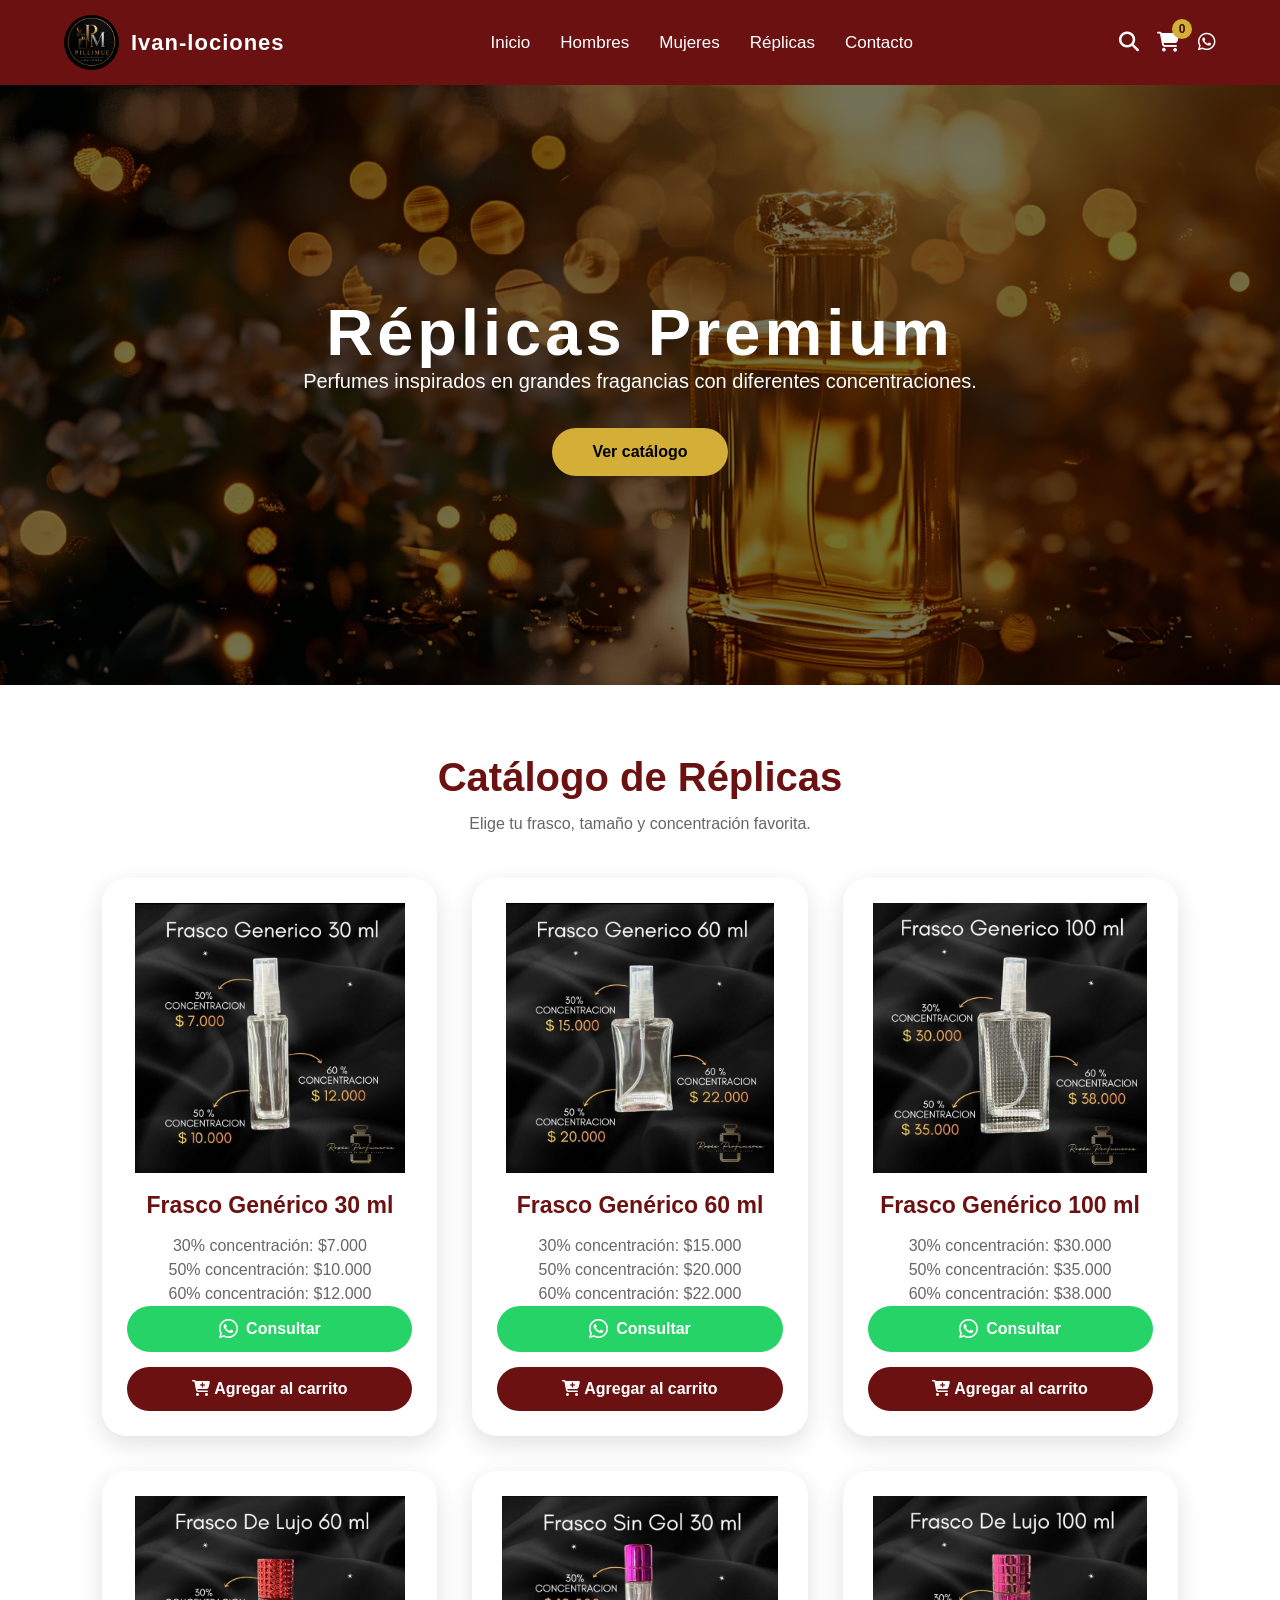
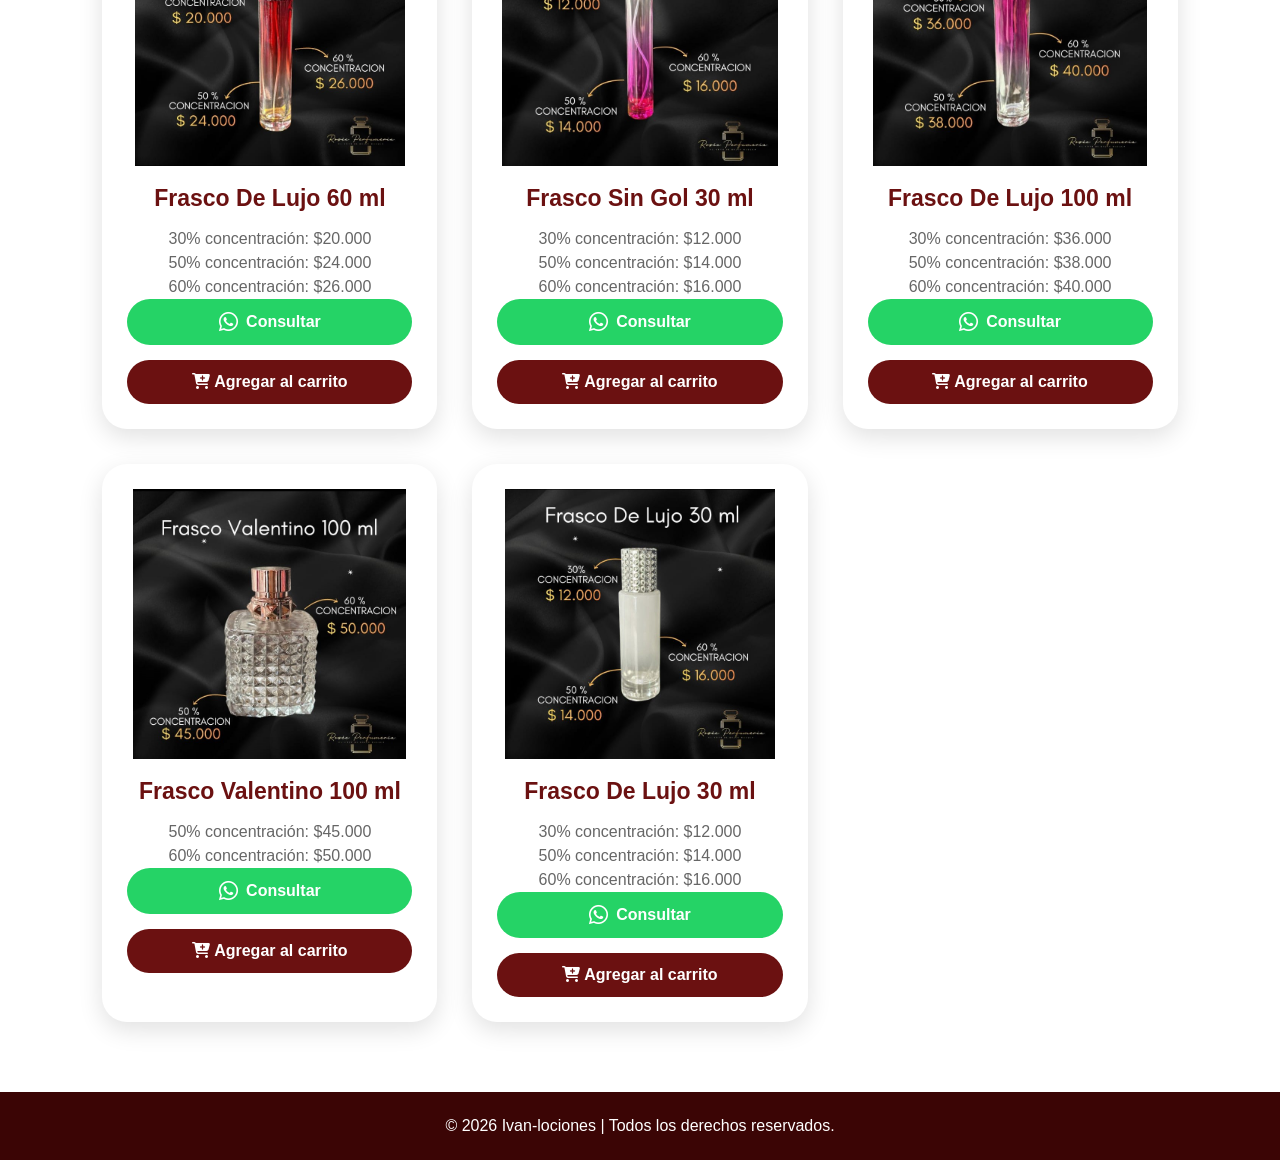
<file: replicas.html>
<!DOCTYPE html>
<html lang="es">

<head>

<meta charset="UTF-8">
<meta name="viewport" content="width=device-width, initial-scale=1.0">

<meta name="description" content="Réplicas premium en distintos frascos y concentraciones. Elige tu tamaño y aroma favorito en Ivan-lociones.">


<title>Ivan-lociones | Réplicas</title>

<link rel="icon" type="image/png" href="img/icono-pillimue.png">


<link rel="stylesheet" href="css/style.css">


<link rel="stylesheet"
href="https://cdnjs.cloudflare.com/ajax/libs/font-awesome/6.7.2/css/all.min.css">

</head>


<body>


<header>

<nav class="navbar">


<a href="index.html" class="logo">

<img loading="lazy" src="img/icono-pillimue.png" alt="Ivan-lociones">

<h2>Ivan-lociones</h2>

</a>




<ul class="menu" id="menu">

<li><a href="index.html">Inicio</a></li>

<li><a href="hombres.html">Hombres</a></li>

<li><a href="mujeres.html">Mujeres</a></li>

<li><a href="replicas.html">Réplicas</a></li>

<li><a href="contacto.html">Contacto</a></li>

</ul>












<div class="iconos">

<a href="buscar.html">
<i class="fa-solid fa-magnifying-glass"></i>
</a>

<a href="carrito.html" class="carrito-icono">

<i class="fa-solid fa-cart-shopping"></i>

<span id="contador-carrito">
0
</span>

</a>


<a href="https://wa.me/573143468300?text=Hola,%20quiero%20hacer%20un%20pedido%20en%20Ivan-lociones" target="_blank">

<i class="fa-brands fa-whatsapp"></i>

</a>

<i class="fa-solid fa-bars menu-movil" id="menu-btn"></i>

</div>



</nav>

</header>






<!-- BANNER DE REPLICAS -->


<section class="hero">


<div class="hero-contenido">


<h1>Réplicas Premium</h1>


<p>
Perfumes inspirados en grandes fragancias con diferentes concentraciones.
</p>


<a href="#replicas" class="btn">
Ver catálogo
</a>


</div>


</section>







<section class="destacados" id="replicas">


<h2>Catálogo de Réplicas</h2>


<p>
Elige tu frasco, tamaño y concentración favorita.
</p>





<div class="contenedor-productos">







<!-- FRASCO GENERICO 30 ML -->


<article class="producto">


<img loading="lazy" src="replicas/frasco-generico-30ml.jpeg" alt="Frasco Genérico 30 ml">


<h3>Frasco Genérico 30 ml</h3>


<p>

30% concentración: $7.000

<br>

50% concentración: $10.000

<br>

60% concentración: $12.000

</p>


<a class="producto-whatsapp"
href="https://wa.me/573143468300?text=Hola,%20estoy%20interesado%20en%20Frasco%20Generico%2030ml%20de%20Ivan-lociones"
target="_blank">

<i class="fa-brands fa-whatsapp"></i>

Consultar

</a>




<button class="btn-carrito"
onclick="agregarCarrito('Frasco Genérico 30 ml (50%)', 'replicas/frasco-generico-30ml.jpg', 10000)">
<i class="fa-solid fa-cart-plus"></i>
Agregar al carrito
</button>
</article>








<!-- FRASCO GENERICO 60 ML -->


<article class="producto">


<img loading="lazy" src="replicas/frasco-generico-60ml.jpeg" alt="Frasco Genérico 60 ml">


<h3>Frasco Genérico 60 ml</h3>


<p>

30% concentración: $15.000

<br>

50% concentración: $20.000

<br>

60% concentración: $22.000

</p>


<a class="producto-whatsapp"
href="https://wa.me/573143468300?text=Hola,%20estoy%20interesado%20en%20Frasco%20Generico%2060ml%20de%20Ivan-lociones"
target="_blank">

<i class="fa-brands fa-whatsapp"></i>

Consultar

</a>




<button class="btn-carrito"
onclick="agregarCarrito('Frasco Genérico 60 ml (50%)', 'replicas/frasco-generico-60ml.jpg', 20000)">
<i class="fa-solid fa-cart-plus"></i>
Agregar al carrito
</button>
</article>









<!-- FRASCO GENERICO 100 ML -->


<article class="producto">


<img loading="lazy" src="replicas/frasco-generico-100ml.jpeg" alt="Frasco Genérico 100 ml">


<h3>Frasco Genérico 100 ml</h3>


<p>

30% concentración: $30.000

<br>

50% concentración: $35.000

<br>

60% concentración: $38.000

</p>


<a class="producto-whatsapp"
href="https://wa.me/573143468300?text=Hola,%20estoy%20interesado%20en%20Frasco%20Generico%20100ml%20de%20Ivan-lociones"
target="_blank">

<i class="fa-brands fa-whatsapp"></i>

Consultar

</a>




<button class="btn-carrito"
onclick="agregarCarrito('Frasco Genérico 100 ml (50%)', 'replicas/frasco-generico-100ml.jpg', 35000)">
<i class="fa-solid fa-cart-plus"></i>
Agregar al carrito
</button>
</article>









<!-- FRASCO DE LUJO 60 ML -->


<article class="producto">


<img loading="lazy" src="replicas/frasco-de-lujo-60ml.jpg" alt="Frasco De Lujo 60 ml">


<h3>Frasco De Lujo 60 ml</h3>


<p>

30% concentración: $20.000

<br>

50% concentración: $24.000

<br>

60% concentración: $26.000

</p>


<a class="producto-whatsapp"
href="https://wa.me/573143468300?text=Hola,%20estoy%20interesado%20en%20Frasco%20De%20Lujo%2060ml%20de%20Ivan-lociones"
target="_blank">

<i class="fa-brands fa-whatsapp"></i>

Consultar

</a>




<button class="btn-carrito"
onclick="agregarCarrito('Frasco De Lujo 60 ml (50%)', 'replicas/frasco-de-lujo-60ml.jpg', 24000)">
<i class="fa-solid fa-cart-plus"></i>
Agregar al carrito
</button>
</article>

<!-- FRASCO SIN GOL 30 ML -->


<article class="producto">


<img loading="lazy" src="replicas/frasco-sin-gol-30ml.jpg" alt="Frasco Sin Gol 30 ml">


<h3>Frasco Sin Gol 30 ml</h3>


<p>

30% concentración: $12.000

<br>

50% concentración: $14.000

<br>

60% concentración: $16.000

</p>


<a class="producto-whatsapp"
href="https://wa.me/573143468300?text=Hola,%20estoy%20interesado%20en%20Frasco%20Sin%20Gol%2030ml%20de%20Ivan-lociones"
target="_blank">

<i class="fa-brands fa-whatsapp"></i>

Consultar

</a>




<button class="btn-carrito"
onclick="agregarCarrito('Frasco Sin Gol 30 ml (50%)', 'replicas/frasco-sin-gol-30ml.jpg', 14000)">
<i class="fa-solid fa-cart-plus"></i>
Agregar al carrito
</button>
</article>









<!-- FRASCO DE LUJO 100 ML -->


<article class="producto">


<img loading="lazy" src="replicas/frasco-de-lujo-100ml.jpg" alt="Frasco De Lujo 100 ml">


<h3>Frasco De Lujo 100 ml</h3>


<p>

30% concentración: $36.000

<br>

50% concentración: $38.000

<br>

60% concentración: $40.000

</p>


<a class="producto-whatsapp"
href="https://wa.me/573143468300?text=Hola,%20estoy%20interesado%20en%20Frasco%20De%20Lujo%20100ml%20de%20Ivan-lociones"
target="_blank">

<i class="fa-brands fa-whatsapp"></i>

Consultar

</a>




<button class="btn-carrito"
onclick="agregarCarrito('Frasco De Lujo 100 ml (50%)', 'replicas/frasco-de-lujo-100ml.jpg', 38000)">
<i class="fa-solid fa-cart-plus"></i>
Agregar al carrito
</button>
</article>









<!-- FRASCO VALENTINO 100 ML -->


<article class="producto">


<img loading="lazy" src="replicas/frasco-valentino-100ml.jpg" alt="Frasco Valentino 100 ml">


<h3>Frasco Valentino 100 ml</h3>


<p>

50% concentración: $45.000

<br>

60% concentración: $50.000

</p>


<a class="producto-whatsapp"
href="https://wa.me/573143468300?text=Hola,%20estoy%20interesado%20en%20Frasco%20Valentino%20100ml%20de%20Ivan-lociones"
target="_blank">

<i class="fa-brands fa-whatsapp"></i>

Consultar

</a>




<button class="btn-carrito"
onclick="agregarCarrito('Frasco Valentino 100 ml (50%)', 'replicas/frasco-valentino-100ml.jpg', 45000)">
<i class="fa-solid fa-cart-plus"></i>
Agregar al carrito
</button>
</article>









<!-- FRASCO DE LUJO 30 ML -->


<article class="producto">


<img loading="lazy" src="replicas/frasco-de-lujo-30ml.jpg" alt="Frasco De Lujo 30 ml">


<h3>Frasco De Lujo 30 ml</h3>


<p>

30% concentración: $12.000

<br>

50% concentración: $14.000

<br>

60% concentración: $16.000

</p>


<a class="producto-whatsapp"
href="https://wa.me/573143468300?text=Hola,%20estoy%20interesado%20en%20Frasco%20De%20Lujo%2030ml%20de%20Ivan-lociones"
target="_blank">

<i class="fa-brands fa-whatsapp"></i>

Consultar

</a>




<button class="btn-carrito"
onclick="agregarCarrito('Frasco De Lujo 30 ml (50%)', 'replicas/frasco-de-lujo-30ml.jpg', 14000)">
<i class="fa-solid fa-cart-plus"></i>
Agregar al carrito
</button>
</article>




</div>


</section>







<footer>


<p>

© 2026 Ivan-lociones | Todos los derechos reservados.

</p>


</footer>







<script src="JavaScript/script.js"></script>


</body>


</html>
</file>
<file: css/style.css>
/* =========================
   PILLI AROMAS PREMIUM
========================= */


:root{

    --vino:#6b1111;
    --vino-oscuro:#3b0505;
    --dorado:#d4af37;
    --blanco:#ffffff;
    --gris:#f5f5f5;
    --texto:#333;

}



/* =========================
   RESET GENERAL
========================= */


*{

    margin:0;
    padding:0;
    box-sizing:border-box;

}



html{

    scroll-behavior:smooth;

}



body{

    font-family:Arial, Helvetica, sans-serif;

    color:var(--texto);

    background:white;


    /* Pie de página siempre abajo, aunque la página sea corta */

    display:flex;

    flex-direction:column;

    min-height:100vh;

}



/* =========================
   NAVBAR
========================= */


header{

    background:var(--vino);

    position:sticky;

    top:0;

    z-index:1000;

}



.navbar{

    width:90%;

    max-width:1200px;

    margin:auto;

    display:flex;

    justify-content:space-between;

    align-items:center;

    padding:15px 0;

}



/* LOGO */


.logo{

    display:flex;

    align-items:center;

    gap:12px;

    text-decoration:none;

    color:white;

}



.logo img{

    width:55px;

    height:55px;

    border-radius:50%;

    object-fit:cover;

    transition:.3s;

}



.logo img:hover{

    transform:scale(1.1);

}



.logo h2{

    font-size:22px;

    letter-spacing:1px;

}





/* MENU */


.menu{

    display:flex;

    gap:30px;

    list-style:none;

}



.menu a{

    color:white;

    text-decoration:none;

    font-size:17px;

    transition:.3s;

}



.menu a:hover{

    color:var(--dorado);

}





/* ICONOS */


.iconos{

    display:flex;

    align-items:center;

    gap:18px;

}



.iconos a{

    color:white;

    text-decoration:none;

    font-size:20px;

    transition:.3s;

}



.iconos i{

    cursor:pointer;

}



.iconos a:hover,
.iconos i:hover{

    color:var(--dorado);

    transform:scale(1.15);

}





/* MENU MOVIL */


/* Se oculta en computador. Se escribe como .iconos .menu-movil para que
   Font Awesome no lo vuelva a mostrar. */

.iconos .menu-movil{

    display:none;

    color:white;

}





/* =========================
   HERO
========================= */


.hero{

    min-height:600px;

    display:flex;

    justify-content:center;

    align-items:center;

    text-align:center;


    background:

    linear-gradient(
    rgba(0,0,0,.55),
    rgba(0,0,0,.55)
    ),

    url("../img/banner.png");


    background-size:cover;

    background-position:center;


    /* Color de respaldo: se ve mientras carga la foto (en vez de gris) */

    background-color:#4a3210;

}





.hero-contenido{

    color:white;

    max-width:750px;

    width:90%;

    animation:entrada 1s ease;

}



.hero h1{

    font-size:65px;

    letter-spacing:4px;

}



.hero h2{

    margin:15px 0;

    font-size:30px;

    color:var(--dorado);

}



.hero p{

    font-size:20px;

    margin-bottom:35px;

}





.btn{

    display:inline-block;

    background:var(--dorado);

    color:black;

    padding:15px 40px;

    border-radius:40px;

    text-decoration:none;

    font-weight:bold;

    transition:.3s;

}



.btn:hover{

    background:white;

    transform:translateY(-5px);

}
/* =========================
   PRODUCTOS
========================= */


.destacados{

    padding:70px 8%;

    text-align:center;

}



.destacados h2{

    color:var(--vino);

    font-size:40px;

}



.destacados > p{

    margin:15px 0 45px;

    color:#666;

}





/* CONTENEDOR PRODUCTOS */


.contenedor-productos{

    display:grid;

    grid-template-columns:repeat(3,1fr);

    gap:35px;

}





/* TARJETA PRODUCTO */


.producto{

    background:white;

    padding:25px;

    border-radius:25px;

    box-shadow:

    0 8px 25px rgba(0,0,0,.12);


    transition:.4s;

    overflow:hidden;

}



.producto:hover{

    transform:translateY(-12px);


    box-shadow:

    0 15px 35px rgba(0,0,0,.25);

}





/* IMAGEN PRODUCTO */


.producto img{

    width:100%;

    height:270px;

    object-fit:contain;

    transition:.4s;

}



.producto:hover img{

    transform:scale(1.08);

}





/* TITULO */


.producto h3{

    color:var(--vino);

    font-size:23px;

    margin:15px 0;

}





/* DESCRIPCIÓN */


.producto p{

    color:#666;

    line-height:1.5;

}





/* PRECIO */


.producto span{

    display:block;

    margin:18px 0;

    color:var(--vino);

    font-size:22px;

    font-weight:bold;

}





/* =========================
   BOTON WHATSAPP PRODUCTO
========================= */


.producto-whatsapp{

    display:flex;

    justify-content:center;

    align-items:center;

    gap:8px;


    background:#25D366;

    color:white;


    padding:12px 20px;


    border-radius:30px;


    text-decoration:none;

    font-weight:bold;


    transition:.3s;

}



.producto-whatsapp i{

    font-size:22px;

}



.producto-whatsapp:hover{

    background:#128C7E;

    transform:translateY(-3px);

}





/* =========================
   BOTON CARRITO
========================= */


.btn-carrito{

    width:100%;

    margin-top:15px;


    padding:13px;


    border:none;

    border-radius:30px;


    background:var(--vino);

    color:white;


    font-size:16px;

    font-weight:bold;


    cursor:pointer;


    transition:.3s;

}



.btn-carrito:hover{

    background:var(--dorado);

    color:var(--vino-oscuro);

    transform:translateY(-3px);

}





/* =========================
   CARRITO ICONO NAVBAR
========================= */


.carrito-icono{

    position:relative;

    color:white;

    text-decoration:none;

    font-size:22px;

}



#contador-carrito{

    position:absolute;


    top:-12px;

    right:-12px;


    width:20px;

    height:20px;


    border-radius:50%;


    display:flex;

    justify-content:center;

    align-items:center;


    background:var(--dorado);

    color:var(--vino-oscuro);


    font-size:12px;

    font-weight:bold;

}





/* =========================
   BENEFICIOS
========================= */


.beneficios{

    background:var(--gris);


    padding:60px 8%;


    display:grid;

    grid-template-columns:repeat(3,1fr);


    gap:30px;

}



.beneficio{

    background:white;


    padding:35px;


    text-align:center;


    border-radius:20px;


    box-shadow:

    0 5px 20px rgba(0,0,0,.1);

}



.beneficio-icono{

    font-size:45px;

    margin-bottom:15px;

}



.beneficio h3{

    color:var(--vino);

}





/* =========================
   WHATSAPP FLOTANTE
========================= */


.whatsapp-flotante{

    position:fixed;


    right:25px;

    bottom:25px;


    width:60px;

    height:60px;


    background:#25D366;

    color:white;


    border-radius:50%;


    display:flex;

    justify-content:center;

    align-items:center;


    font-size:30px;


    text-decoration:none;


    z-index:1000;


    transition:.3s;

}



.whatsapp-flotante:hover{

    transform:scale(1.1);

    background:#128C7E;

}

/* =========================
   FOOTER
========================= */


footer{

    background:var(--vino-oscuro);

    color:white;

    text-align:center;

    padding:25px;

    margin-top:auto;

}



/* =========================
   BUSCADOR
========================= */


.barra-busqueda{

    width:90%;

    max-width:500px;

    margin:40px auto;


    display:flex;

    align-items:center;


    background:white;


    border:2px solid #ddd;


    border-radius:30px;


    padding:12px 20px;


    box-shadow:

    0 5px 15px rgba(0,0,0,.1);


    transition:.3s;

}



.barra-busqueda:focus-within{

    border-color:var(--dorado);


    box-shadow:

    0 0 15px rgba(212,175,55,.5);

}



.barra-busqueda i{

    color:var(--dorado);

    font-size:20px;

    margin-right:12px;

}



.barra-busqueda input{

    width:100%;


    border:none;


    outline:none;


    background:transparent;


    font-size:16px;

}





/* =========================
   PAGINA CARRITO
========================= */


.carrito-contenedor{

    width:90%;

    max-width:1000px;


    margin:60px auto;

}



.carrito-titulo{

    text-align:center;


    color:var(--vino);


    font-size:40px;


    margin-bottom:40px;

}





.item-carrito{

    display:flex;


    align-items:center;


    justify-content:space-between;


    gap:20px;


    background:white;


    padding:20px;


    margin-bottom:20px;


    border-radius:20px;


    box-shadow:

    0 5px 20px rgba(0,0,0,.12);

}





.item-carrito img{

    width:100px;

    height:100px;


    object-fit:contain;

}



.item-info{

    flex:1;

}



.item-carrito h3{

    color:var(--vino);

}



.item-carrito p{

    color:#666;

}



.item-cantidad{

    display:flex;

    align-items:center;

    gap:12px;

    margin-top:10px;

}



.cantidad-btn{

    width:30px;

    height:30px;

    border:2px solid var(--vino);

    background:white;

    color:var(--vino);

    border-radius:50%;

    font-size:16px;

    font-weight:bold;

    cursor:pointer;

    transition:.3s;

}



.cantidad-btn:hover{

    background:var(--vino);

    color:white;

}



.item-cantidad span{

    font-weight:bold;

    min-width:20px;

    text-align:center;

}



.item-subtotal{

    font-weight:bold;

    color:var(--vino);

    font-size:18px;

    min-width:100px;

    text-align:center;

}





.btn-eliminar{

    background:#b00020;


    color:white;


    border:none;


    padding:10px 20px;


    border-radius:20px;


    cursor:pointer;


    transition:.3s;

}



.btn-eliminar:hover{

    transform:scale(1.05);

}





.total-carrito{

    text-align:right;


    font-size:28px;


    color:var(--vino);


    font-weight:bold;


    margin-top:30px;

}





.btn-comprar{

    display:block;


    margin:30px auto;


    background:#25D366;


    color:white;


    padding:15px 40px;


    border-radius:40px;


    text-decoration:none;


    font-weight:bold;


    width:max-content;


    transition:.3s;

}



.btn-comprar:hover{

    background:#128C7E;

}



/* Nota debajo del total del carrito */

.nota-total{

    text-align:right;

    color:#666;

    font-size:15px;

    margin-top:10px;

}





/* =========================
   FILTROS POR CATEGORIA
========================= */


.filtros{

    display:flex;

    flex-wrap:wrap;

    justify-content:center;

    gap:12px;

    margin-bottom:45px;

}



.filtro-btn{

    background:white;

    border:2px solid var(--vino);

    color:var(--vino);

    padding:9px 22px;

    border-radius:30px;

    cursor:pointer;

    font-size:15px;

    font-weight:bold;

    transition:.3s;

}



.filtro-btn:hover{

    background:var(--dorado);

    border-color:var(--dorado);

    color:var(--vino-oscuro);

}



.filtro-btn.activo{

    background:var(--vino);

    color:white;

}



/* =========================
   UTILIDAD ACCESIBILIDAD
========================= */


.sr-only{

    position:absolute;

    width:1px;

    height:1px;

    padding:0;

    margin:-1px;

    overflow:hidden;

    clip:rect(0,0,0,0);

    white-space:nowrap;

    border:0;

}



/* =========================
   AVISO CARRITO (confirmación)
========================= */


.aviso-carrito{

    position:fixed;

    bottom:30px;

    left:50%;

    transform:translateX(-50%) translateY(20px);

    background:var(--vino-oscuro);

    color:white;

    padding:14px 28px;

    border-radius:30px;

    font-weight:bold;

    box-shadow:0 8px 25px rgba(0,0,0,.25);

    opacity:0;

    transition:.3s;

    z-index:2000;

    pointer-events:none;

}



.aviso-carrito.visible{

    opacity:1;

    transform:translateX(-50%) translateY(0);

}



/* =========================
   CARRITO VACIO
========================= */


.carrito-vacio{

    text-align:center;

    color:#666;

    font-size:18px;

    padding:40px 0;

}



.carrito-vacio a{

    color:var(--vino);

    font-weight:bold;

}



/* =========================
   ANIMACIONES
========================= */


@keyframes entrada{


    from{

        opacity:0;

        transform:translateY(30px);

    }



    to{

        opacity:1;

        transform:translateY(0);

    }

}





/* =========================
   TABLET
========================= */


@media(max-width:900px){


    .contenedor-productos{

        grid-template-columns:repeat(2,1fr);

    }



    .menu{

        gap:15px;

    }


}







/* =========================
   CELULAR
========================= */


@media(max-width:768px){



.navbar{

    width:92%;

}



.menu{


    position:absolute;


    top:100%;


    left:0;


    width:100%;


    background:var(--vino);


    display:none;


    flex-direction:column;


    align-items:center;


    padding:25px;


}



.menu.activo{

    display:flex;

}



.iconos .menu-movil{

    display:block;

}



.hero{

    min-height:450px;

}



.hero h1{

    font-size:40px;

}



.hero h2{

    font-size:22px;

}



.hero p{

    font-size:17px;

}



.contenedor-productos{

    grid-template-columns:1fr;

}



.beneficios{

    grid-template-columns:1fr;

}



.item-carrito{

    flex-direction:column;

    text-align:center;

}



.total-carrito{

    text-align:center;

}



.nota-total{

    text-align:center;

}



}




/* =========================
   CELULAR PEQUEÑO
========================= */


@media(max-width:480px){



.navbar{

    gap:10px;

}



.logo{

    gap:8px;

}



.logo h2{

    font-size:14px;

    letter-spacing:.5px;

    white-space:nowrap;

}



.logo img{

    width:40px;

    height:40px;

}



.iconos{

    gap:10px;

}



.hero h1{

    font-size:32px;

}



.destacados h2{

    font-size:30px;

}



.producto{

    padding:20px;

}



.producto img{

    height:240px;

}



.whatsapp-flotante{

    width:55px;

    height:55px;

    font-size:27px;

}



}
</file>
